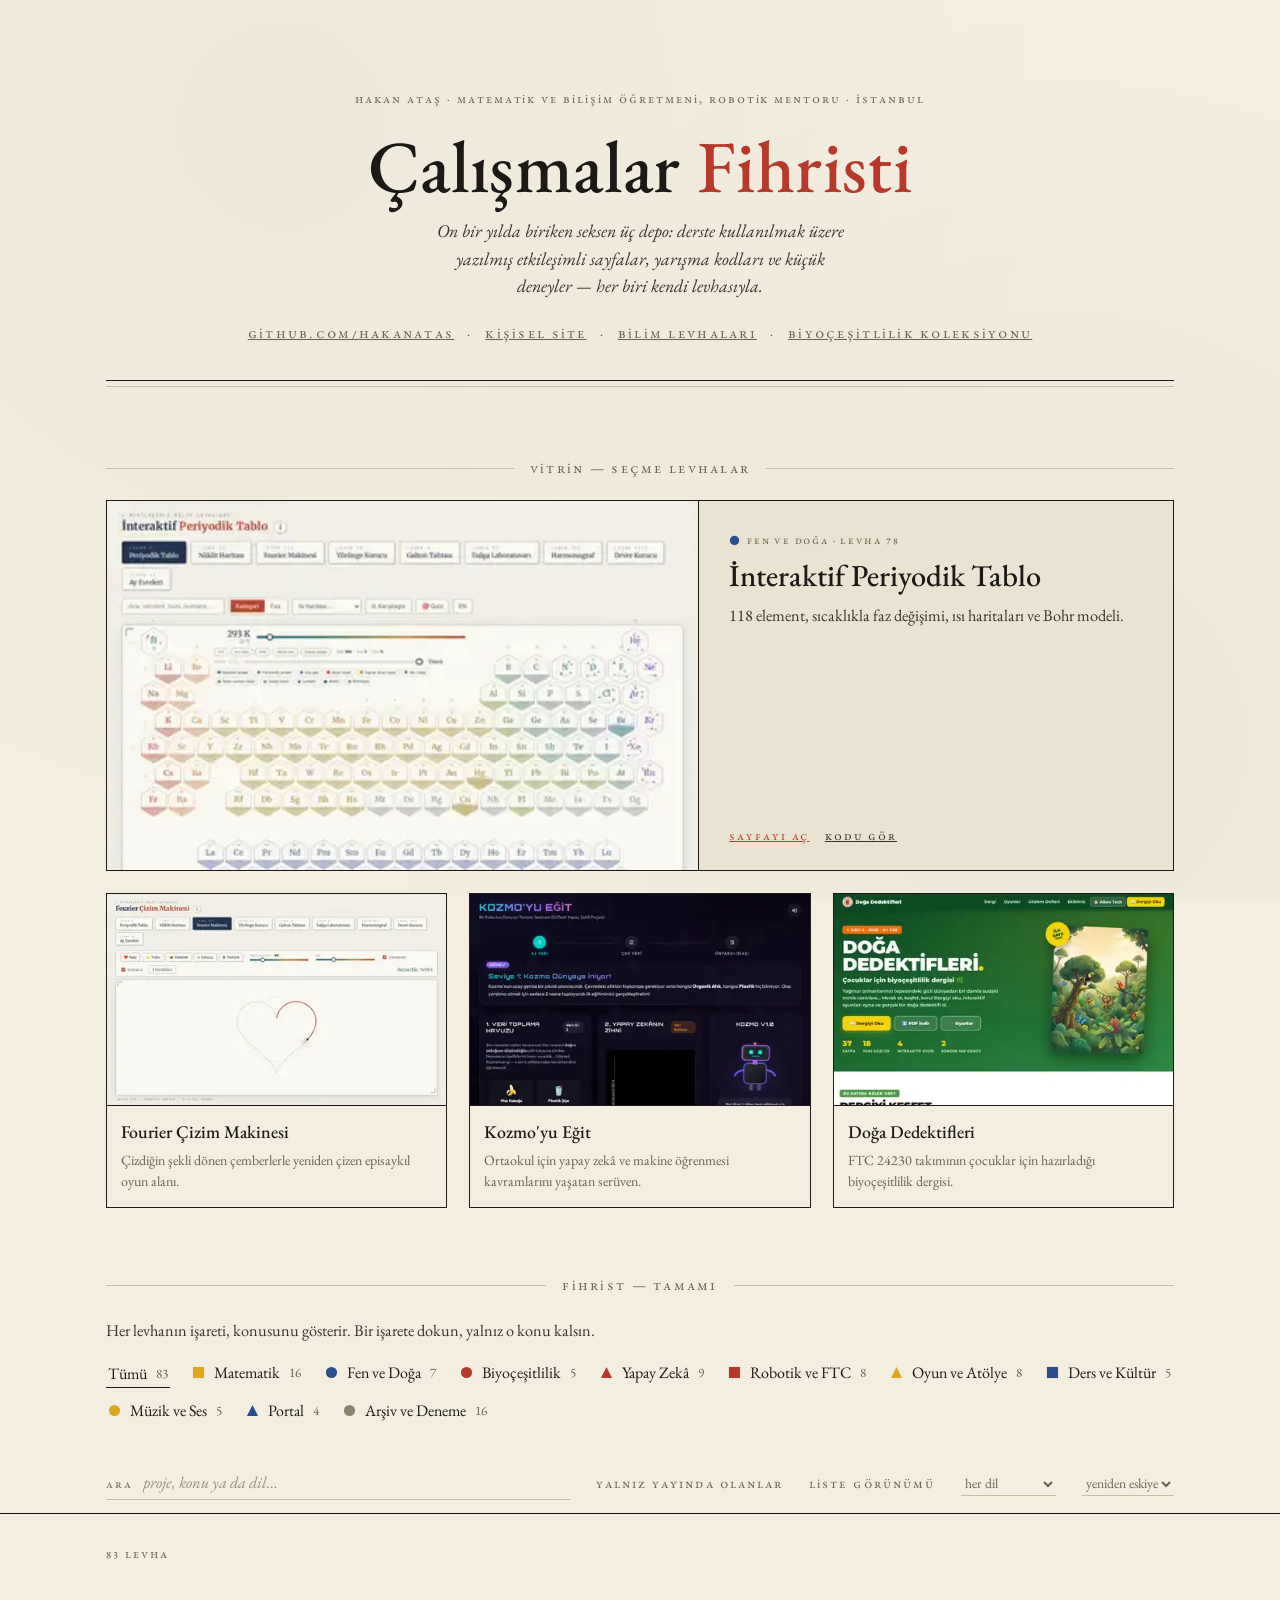
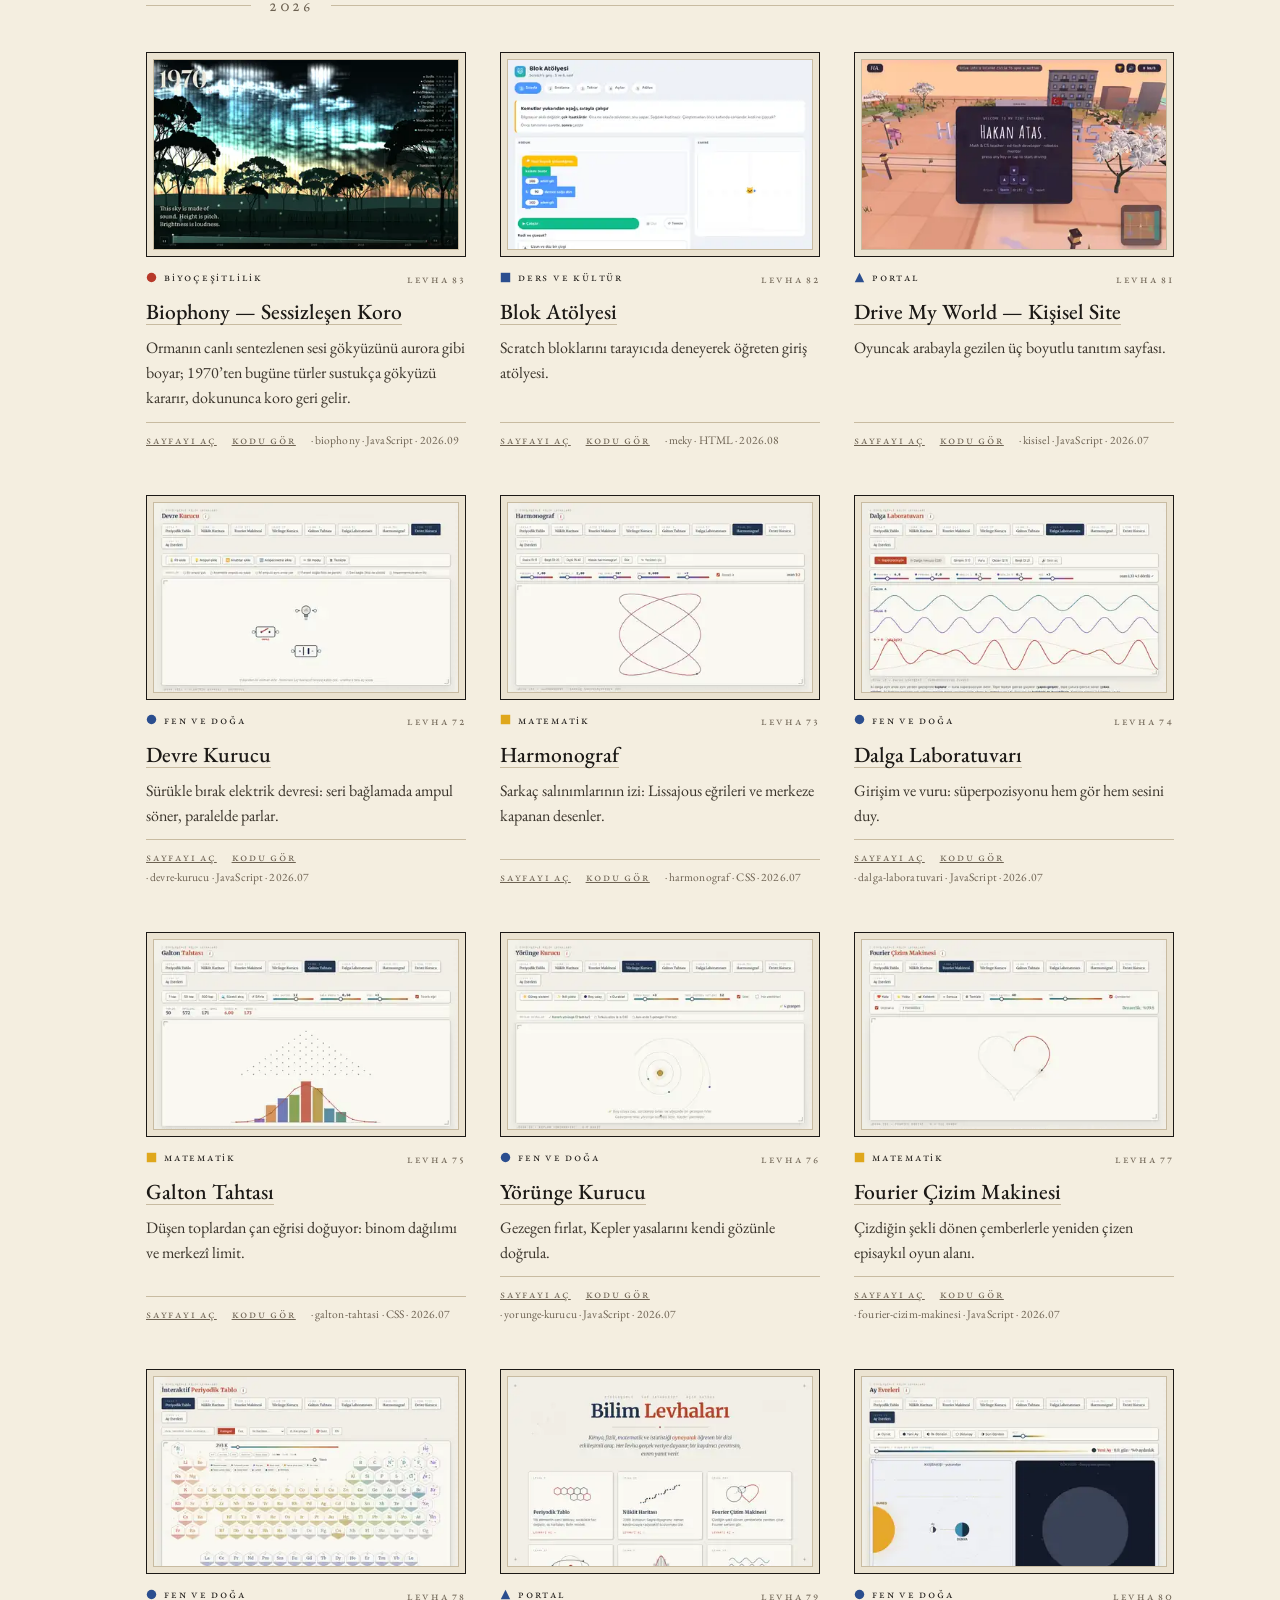
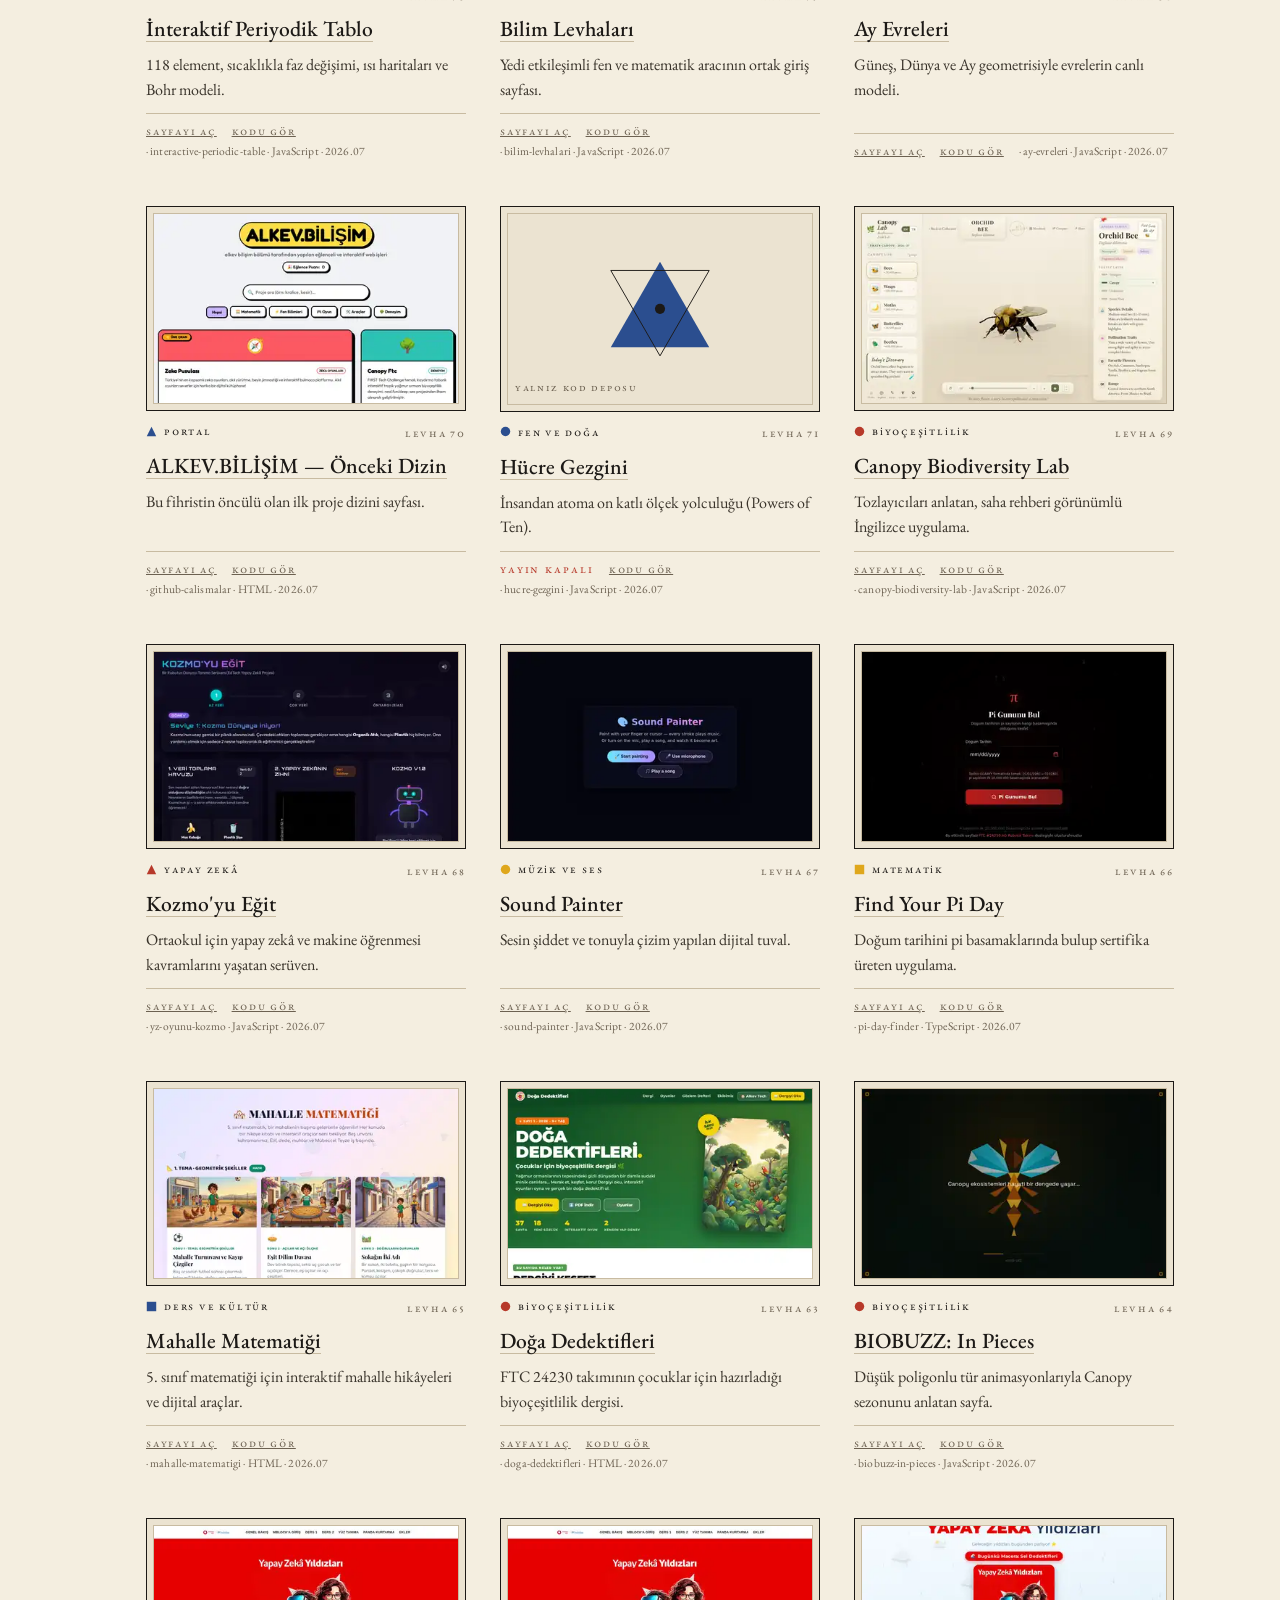
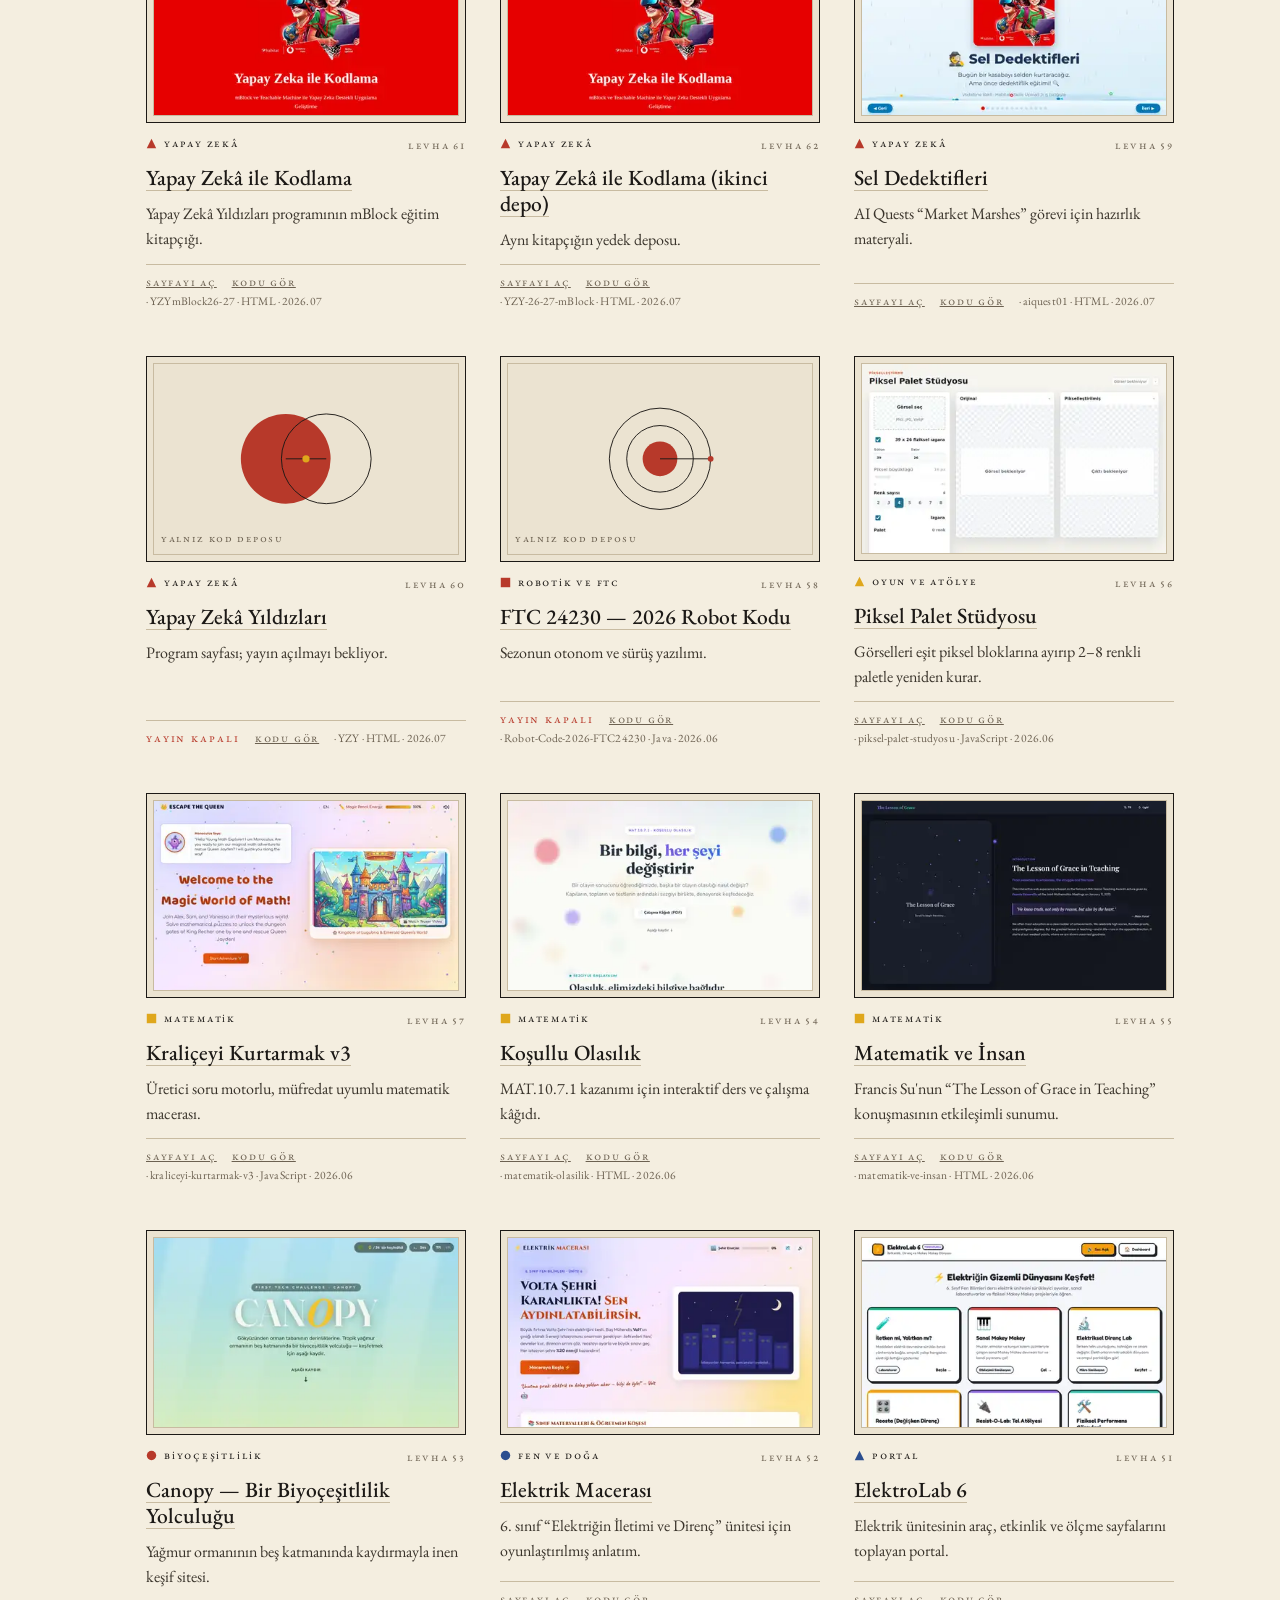
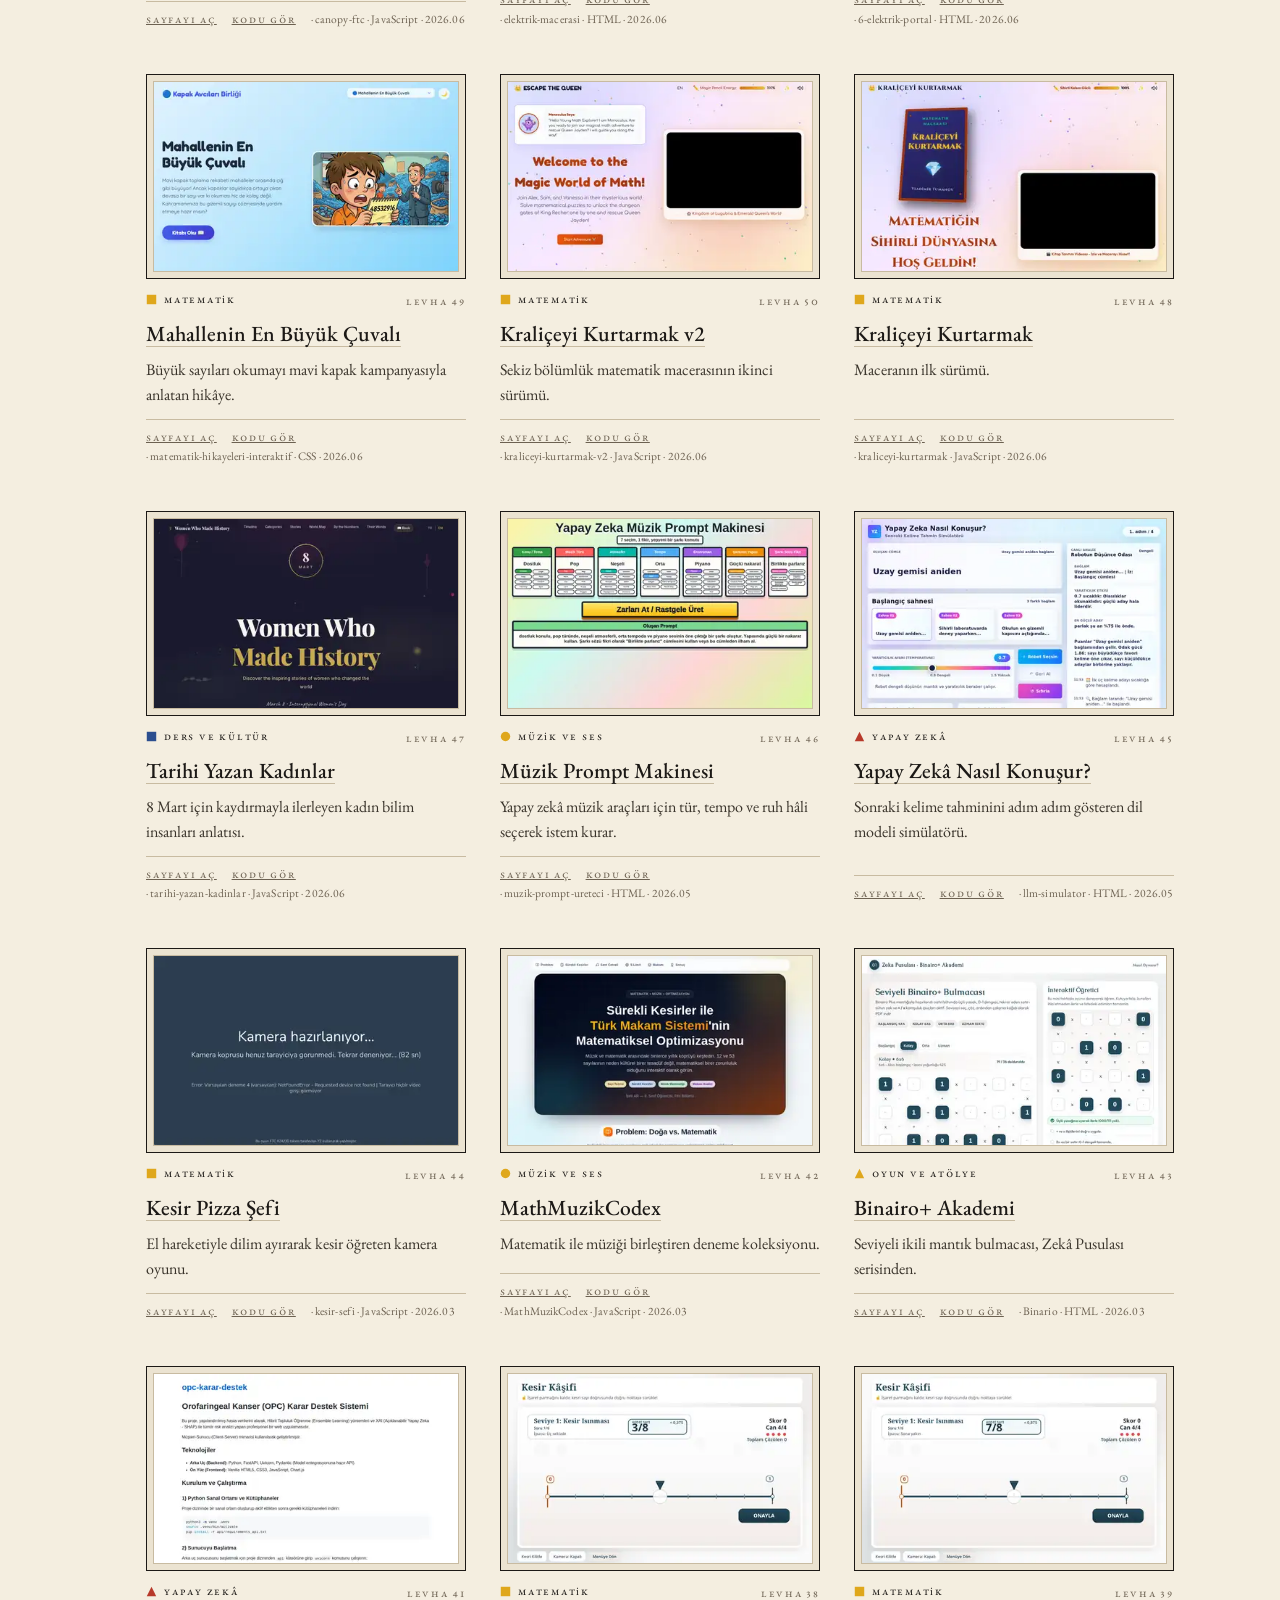
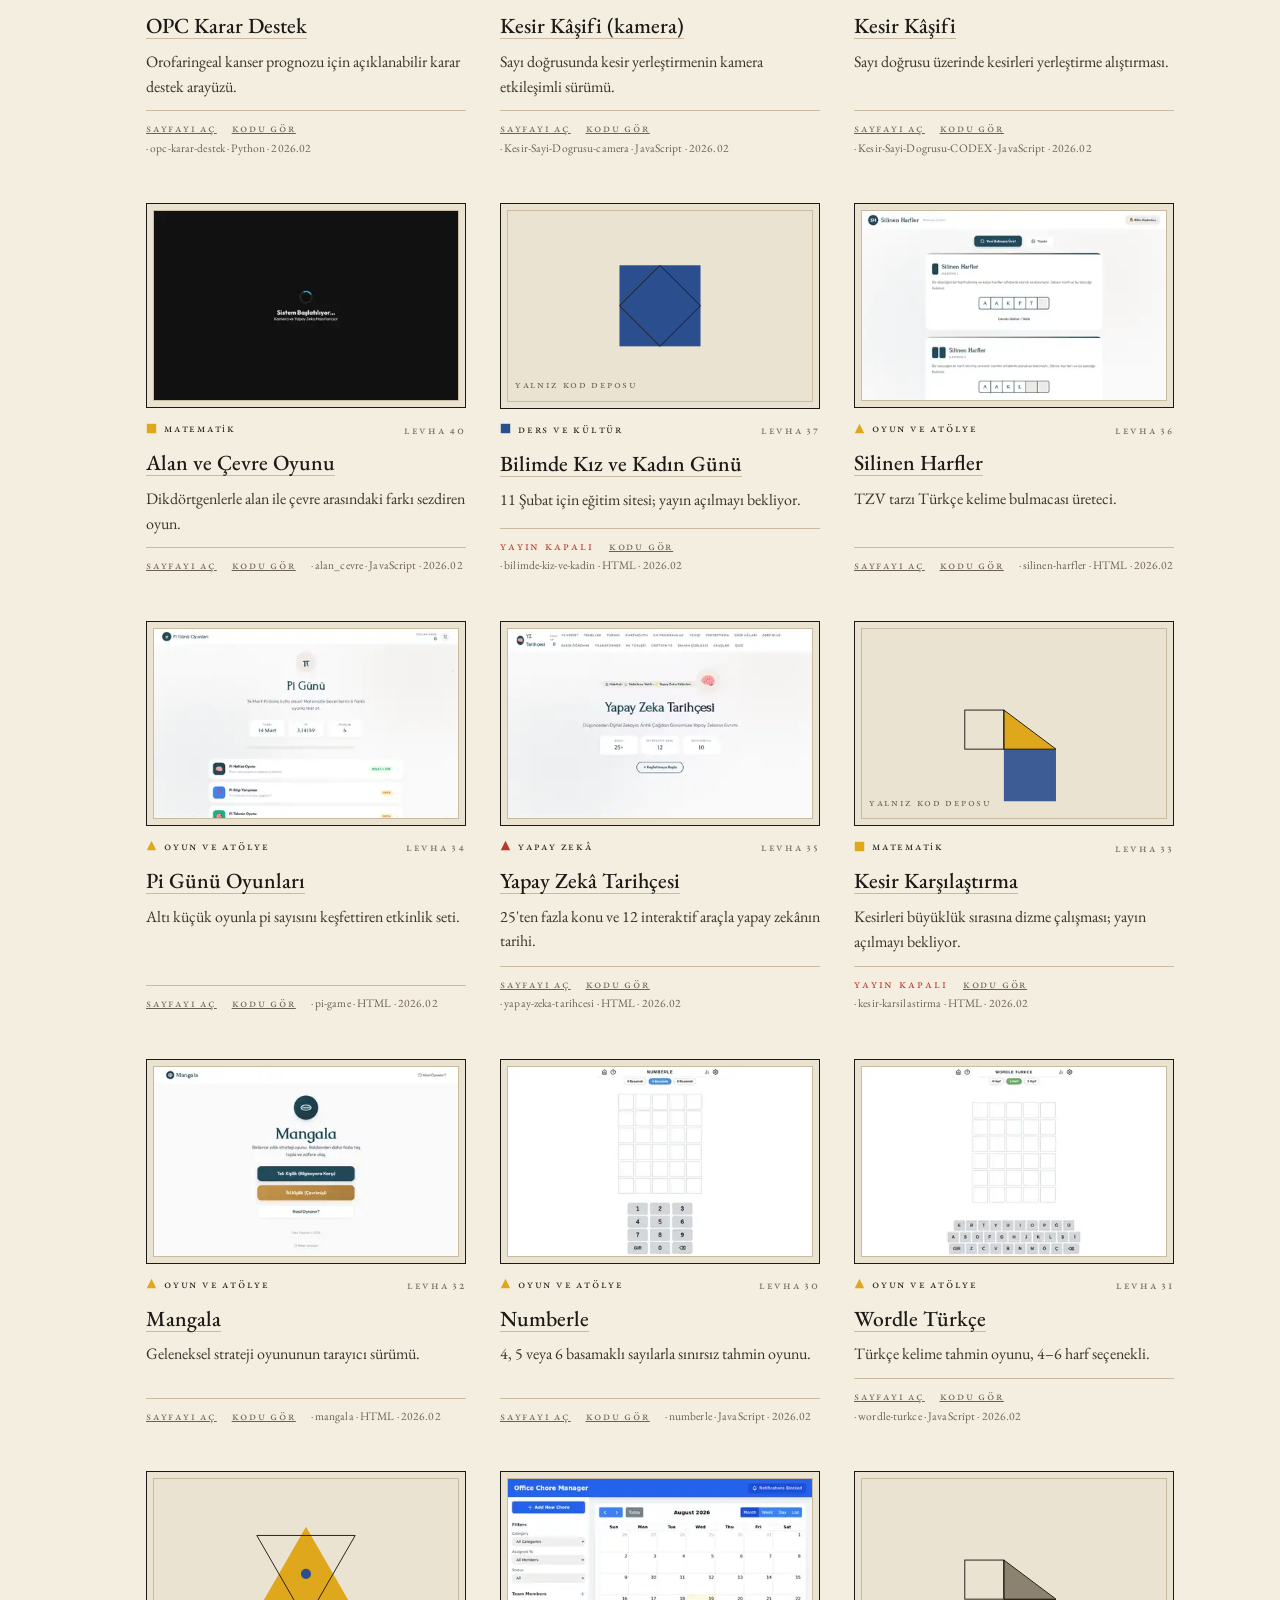
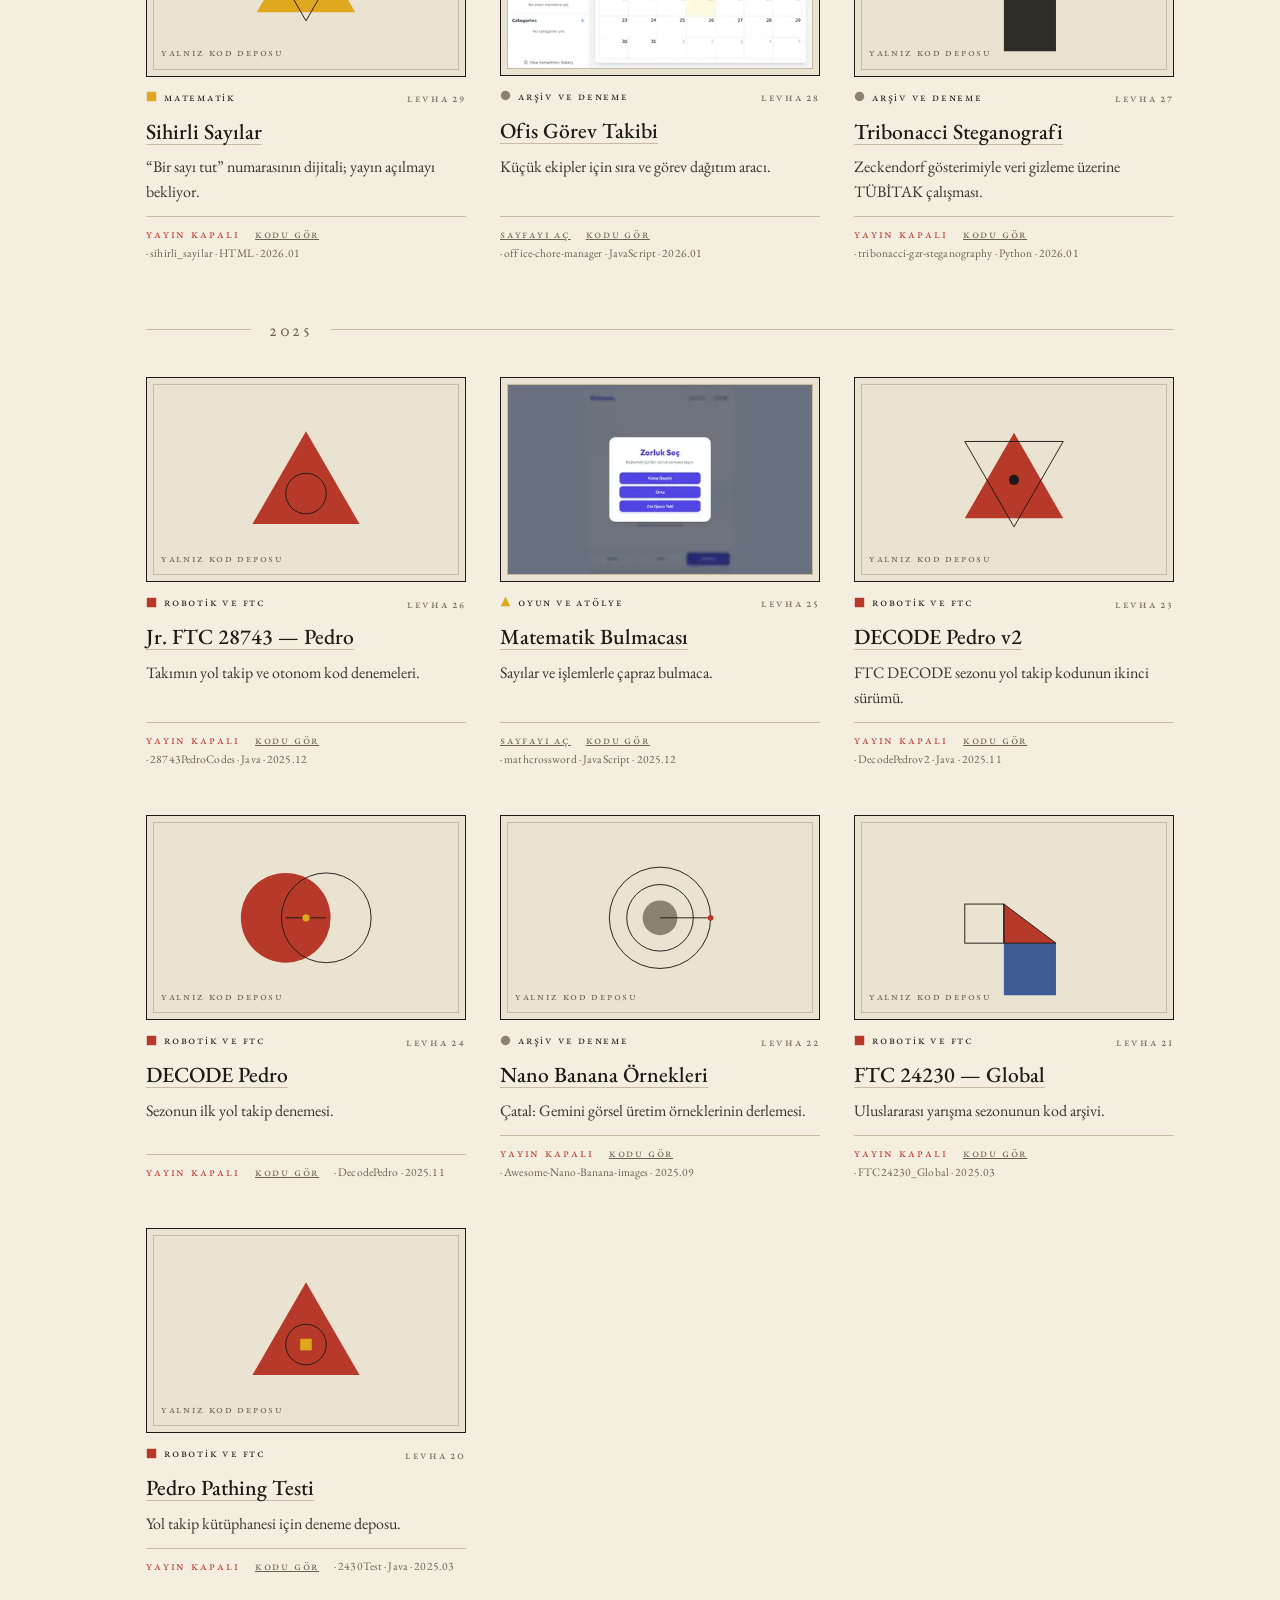
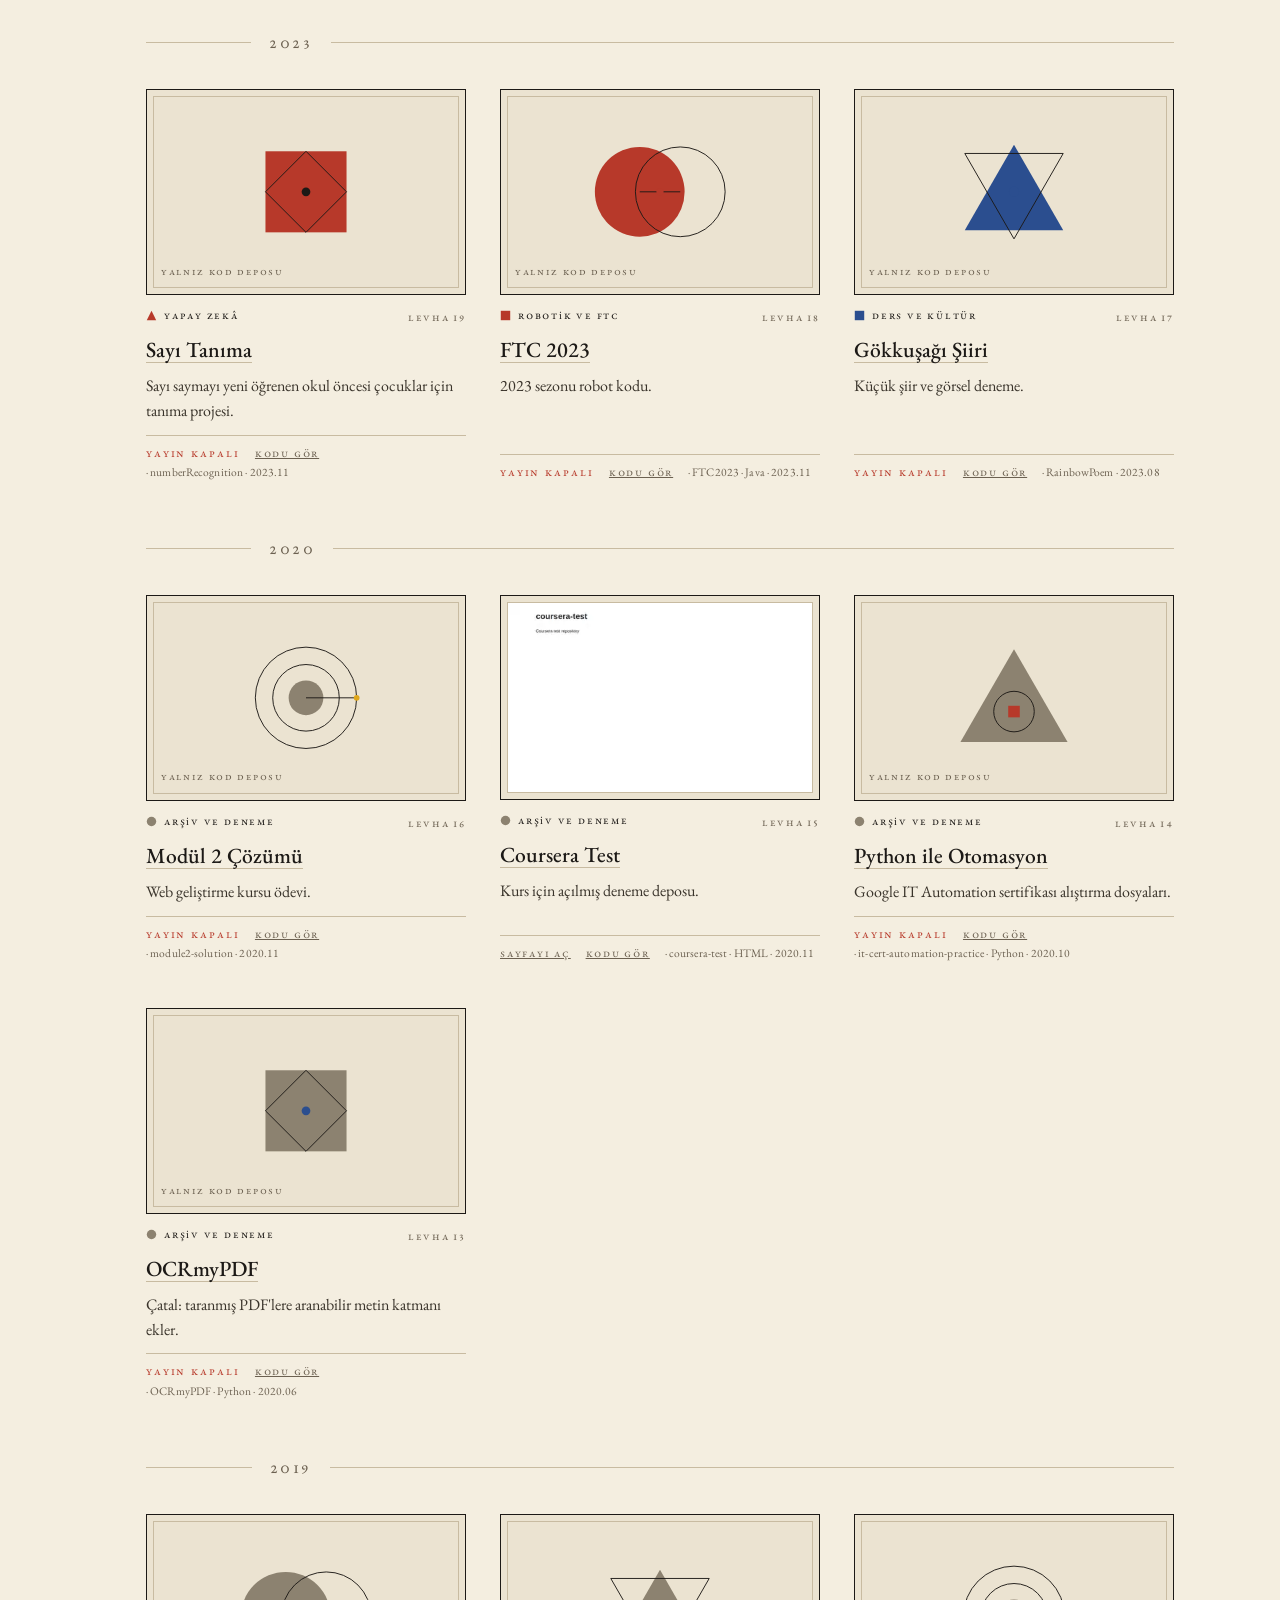
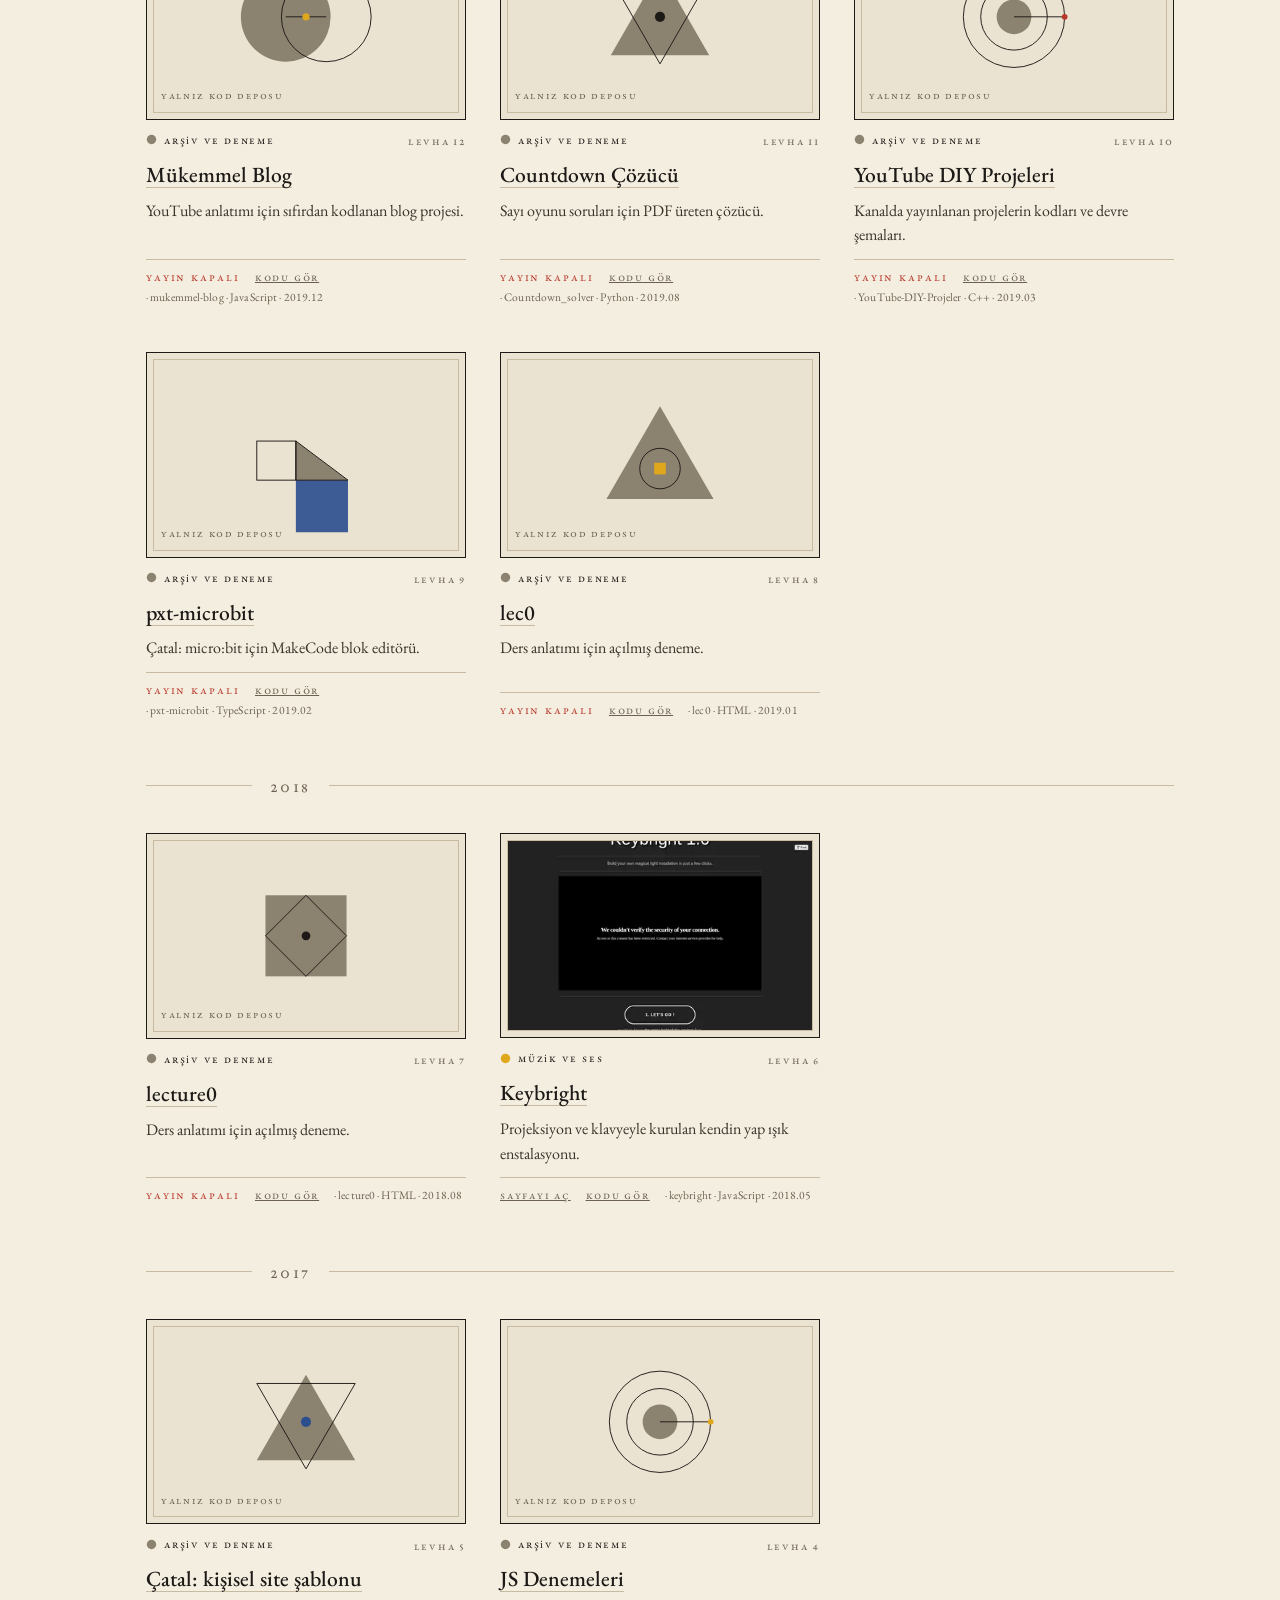
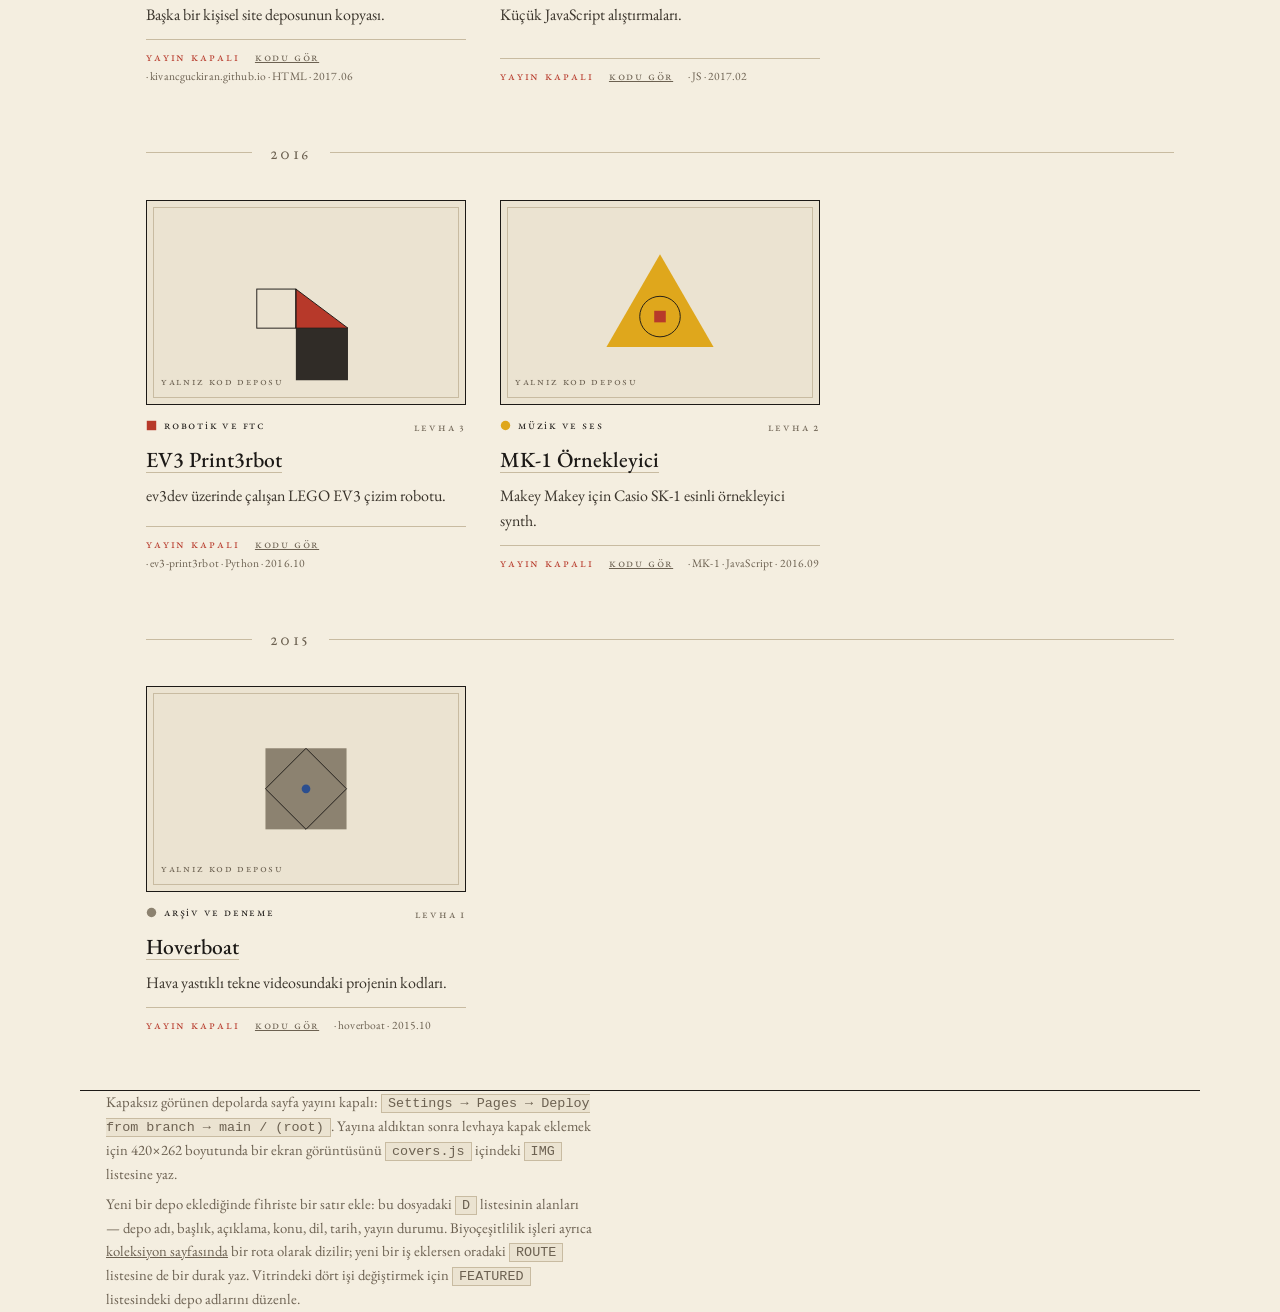
<file: index.html>
<!DOCTYPE html>
<html lang="tr">
<head>
<meta charset="utf-8">
<meta name="viewport" content="width=device-width, initial-scale=1">
<title>Çalışmalar Fihristi — Hakan Ataş</title>
<meta name="description" content="Hakan Ataş'ın GitHub çalışmalarının levha levha fihristi: matematik, fen, yapay zekâ, robotik ve oyun projeleri; her birinin canlı sayfası ve kodu.">
<link rel="canonical" href="https://hakanatas.github.io/github-calismalar/">
<meta name="theme-color" content="#F4EEE0">
<meta property="og:type" content="website">
<meta property="og:title" content="Çalışmalar Fihristi — Hakan Ataş">
<meta property="og:description" content="On bir yılda biriken depolar: derste kullanılan etkileşimli sayfalar, yarışma kodları ve küçük deneyler — her biri kendi levhasıyla.">
<meta property="og:url" content="https://hakanatas.github.io/github-calismalar/">
<meta property="og:locale" content="tr_TR">
<meta name="twitter:card" content="summary">
<link rel="icon" href="data:image/svg+xml,%3Csvg xmlns='http://www.w3.org/2000/svg' viewBox='0 0 64 64'%3E%3Crect width='64' height='64' fill='%23F4EEE0'/%3E%3Ccircle cx='22' cy='24' r='11' fill='%232B4E8F'/%3E%3Cpolygon points='43,13 54,35 32,35' fill='%23B7392A'/%3E%3Crect x='18' y='40' width='20' height='11' fill='%23DFA71C'/%3E%3C/svg%3E">
<link rel="preconnect" href="https://fonts.googleapis.com">
<link rel="preconnect" href="https://fonts.gstatic.com" crossorigin>
<link href="https://fonts.googleapis.com/css2?family=EB+Garamond:ital,wght@0,400;0,500;0,600;1,400;1,500&display=swap" rel="stylesheet">
<style>
:root{
  --paper:#F4EEE0; --paper2:#EBE3D1; --ink:#1C1916; --rule:#C8BBA1; --muted:#6C6151;
  --yellow:#DFA71C; --blue:#2B4E8F; --red:#B7392A; --slate:#8C8270;
  --g:"EB Garamond",Garamond,Georgia,serif;
}
*{box-sizing:border-box}
html{scroll-behavior:smooth}
body{
  margin:0;background:var(--paper);color:var(--ink);
  font-family:var(--g);font-size:18px;line-height:1.55;
  -webkit-font-smoothing:antialiased;
}
body::before{content:"";position:fixed;inset:0;pointer-events:none;z-index:1;opacity:.5;
  background:radial-gradient(circle at 22% 14%,rgba(0,0,0,.045),transparent 62%),
             radial-gradient(circle at 82% 82%,rgba(0,0,0,.05),transparent 58%)}
.wrap{max-width:1120px;margin:0 auto;padding:0 26px;position:relative;z-index:2}
a{color:inherit}
.sc{font-variant:all-small-caps;letter-spacing:.15em}

/* ---------- masthead ---------- */
.masthead{text-align:center;padding:76px 0 34px}
.masthead .top{font-size:.82rem;color:var(--muted)}
.masthead h1{
  font-weight:500;font-size:clamp(2.5rem,7vw,4.6rem);line-height:1;margin:.28em 0 .18em;
  letter-spacing:.005em;
}
.masthead h1 .r{color:var(--red)}
.masthead .sub{max-width:46ch;margin:0 auto;font-style:italic;font-size:1.12rem;color:#3A342B}
.hr{border:0;border-top:1px solid var(--ink);margin:34px 0 0}
.hr.thin{border-top:1px solid var(--rule);margin:5px 0 0}
.quick{margin:22px 0 0;font-size:.95rem;color:var(--muted)}
.quick a{margin:0 .5em}

/* ---------- legend / filters ---------- */
.legend{padding:30px 0 6px}
.legend .lede{font-size:1.02rem;margin:0 0 16px;color:#3A342B}
.keys{display:flex;flex-wrap:wrap;gap:9px 20px;padding:0;margin:0;list-style:none}
.key{
  background:none;border:0;padding:3px 2px;cursor:pointer;font-family:var(--g);font-size:1rem;
  display:inline-flex;align-items:center;gap:9px;color:var(--ink);border-bottom:1.5px solid transparent;
}
.key:hover{border-bottom-color:var(--rule)}
.key[aria-pressed="true"]{border-bottom-color:var(--ink)}
.key .n{font-size:.82rem;color:var(--muted)}
.key svg{flex:0 0 auto}

/* ---------- toolbar ---------- */
.toolbar{position:sticky;top:0;z-index:20;background:rgba(244,238,224,.95);backdrop-filter:blur(4px);
  border-bottom:1px solid var(--ink);margin-top:26px}
.toolrow{display:flex;align-items:baseline;gap:26px;padding:13px 0;flex-wrap:wrap}
.field{flex:1 1 220px;display:flex;align-items:baseline;gap:10px;border-bottom:1px solid var(--rule)}
.field input{flex:1;background:none;border:0;outline:none;font-family:var(--g);font-size:1.02rem;color:var(--ink);padding:2px 0 6px}
.field input::placeholder{color:#9C917F;font-style:italic}
.tbtn{background:none;border:0;cursor:pointer;font-family:var(--g);font-size:.86rem;color:var(--muted);
  border-bottom:1.5px solid transparent;padding:0 0 2px}
.tbtn:hover{color:var(--ink)}
.tbtn[aria-pressed="true"]{color:var(--ink);border-bottom-color:var(--red)}
.toolrow select{font-family:var(--g);font-size:.86rem;color:var(--muted);background:none;border:0;border-bottom:1px solid var(--rule);cursor:pointer;padding:0 0 2px}

.count{padding:30px 0 20px;font-size:.82rem;color:var(--muted);margin:0}

/* ---------- plates ---------- */
.plates{display:grid;grid-template-columns:repeat(auto-fill,minmax(292px,1fr));gap:46px 34px;padding-bottom:56px;margin:0;list-style:none}
.plate{display:flex;flex-direction:column;gap:11px}
.frame{display:block;border:1px solid var(--ink);padding:6px;background:var(--paper2);position:relative}
.frame img{display:block;width:100%;aspect-ratio:420/262;object-fit:cover;object-position:top center;
  border:1px solid var(--rule)}
.frame.blank{background:var(--paper2);position:relative}
.frame.blank svg{display:block;width:100%;height:auto;border:1px solid var(--rule)}
.frame.blank span{position:absolute;left:14px;bottom:14px;font-size:.7rem;color:var(--muted)}
.pl-meta{display:flex;justify-content:space-between;align-items:baseline;gap:12px;font-size:.74rem;color:var(--muted)}
.pl-meta .cat{display:inline-flex;align-items:center;gap:7px;color:var(--ink)}
.plate h3{margin:0;font-weight:500;font-size:1.35rem;line-height:1.2}
.plate h3 a{text-decoration:none;background-image:linear-gradient(var(--rule),var(--rule));
  background-size:100% 1px;background-repeat:no-repeat;background-position:0 100%;transition:background-size .25s}
.plate h3 a:hover{background-image:linear-gradient(var(--ink),var(--ink))}
.plate p{margin:0;font-size:1rem;color:#3A342B}
.plate .fine{font-size:.78rem;color:var(--muted);margin-top:auto;padding-top:7px;border-top:1px solid var(--rule)}
.plate .fine a{margin-right:1em;font-size:.74rem}
.plate .fine .slug{font-size:.72rem;letter-spacing:.01em;white-space:nowrap}
.plate .off{color:var(--red);margin-right:1em}

.kolnote{margin:-6px 0 26px;padding:12px 16px;border-left:3px solid var(--red);background:var(--paper2);font-style:italic}
.kolnote a{font-style:normal;border-bottom:1px solid var(--red);text-decoration:none}
.empty{padding:70px 0 90px;text-align:center;color:var(--muted);font-style:italic}
.empty button{display:block;margin:18px auto 0;font-family:var(--g);font-size:.95rem;background:none;border:0;border-bottom:1.5px solid var(--red);color:var(--ink);cursor:pointer;font-style:normal}

footer{border-top:1px solid var(--ink);padding:26px 0 70px;font-size:.92rem;color:var(--muted)}
footer p{margin:0 0 8px;max-width:70ch}
footer code{font-size:.84rem;background:var(--paper2);border:1px solid var(--rule);padding:1px 6px}
:focus-visible{outline:2px solid var(--red);outline-offset:3px}

/* ---------- vitrin ---------- */
.sechead{display:flex;align-items:center;gap:16px;color:var(--muted);font-size:.95rem;margin:36px 0 20px}
.sechead::before,.sechead::after{content:"";flex:1;border-top:1px solid var(--rule)}
.hero{display:grid;grid-template-columns:1.25fr 1fr;border:1px solid var(--ink);background:var(--paper2)}
.hero>a{display:block}
.hero img{display:block;width:100%;height:100%;object-fit:cover;object-position:top center;border-right:1px solid var(--ink)}
.hero .tx{padding:30px 30px 24px;display:flex;flex-direction:column}
.hero .tx .k{font-size:.74rem;color:var(--muted);display:inline-flex;align-items:center;gap:7px}
.hero h2{font-weight:500;font-size:1.9rem;margin:8px 0 10px;line-height:1.15}
.hero h2 a{text-decoration:none}
.hero p{margin:0;font-size:1.02rem;color:#3A342B}
.hero .go{margin-top:auto;padding-top:16px;font-size:.8rem}
.hero .go a{margin-right:1.2em}
.trio{display:grid;grid-template-columns:repeat(3,1fr);gap:22px;margin-top:22px}
.trio .c{border:1px solid var(--ink);background:var(--paper)}
.trio img{display:block;width:100%;aspect-ratio:420/262;object-fit:cover;object-position:top center;border-bottom:1px solid var(--ink)}
.trio .b{padding:12px 14px 14px}
.trio h3{margin:0 0 4px;font-weight:500;font-size:1.12rem}
.trio h3 a{text-decoration:none}
.trio .b p{margin:0;font-size:.88rem;color:var(--muted)}

/* ---------- liste görünümü ---------- */
.plates.aslist{display:block}
.lrow{display:flex;align-items:baseline;gap:10px;padding:7px 2px;border-bottom:1px solid var(--paper2)}
.lrow .g{flex:0 0 12px}
.lrow .t{font-size:1.06rem}
.lrow .t a{text-decoration:none}
.lrow .t a:hover{border-bottom:1px solid var(--ink)}
.lrow .d{color:var(--muted);font-size:.9rem;font-style:italic;overflow:hidden;text-overflow:ellipsis;white-space:nowrap;max-width:36ch}
.lrow .dots{flex:1;border-bottom:1px dotted var(--rule);transform:translateY(-4px);min-width:24px}
.lrow .m{font-size:.76rem;color:var(--muted);white-space:nowrap}
.lrow .m a{margin:0}
.lrow .m .on{color:var(--red)}
.plates.aslist .yearrow{display:flex;margin:26px 0 4px}

/* ---------- yıl ayracı ---------- */
.yearrow{grid-column:1/-1;display:flex;align-items:center;gap:18px;color:var(--muted);
  font-size:1.05rem;margin:8px 0 -12px;list-style:none}
.yearrow::before,.yearrow::after{content:"";flex:1;border-top:1px solid var(--rule)}
.yearrow::after{flex:8}

/* ---------- başa dön ---------- */
.totop{position:fixed;right:22px;bottom:22px;z-index:30;font-family:var(--g);font-size:.8rem;
  background:var(--paper);border:1px solid var(--ink);color:var(--ink);cursor:pointer;
  padding:7px 13px;opacity:0;pointer-events:none;transition:opacity .25s}
.totop.show{opacity:1;pointer-events:auto}
.totop:hover{background:var(--paper2)}

@media print{
  .toolbar,.totop{display:none}
  .plate{break-inside:avoid}
  body::before{display:none}
}

@media (max-width:620px){
  body{font-size:17px}
  .masthead{padding:46px 0 24px}
  .plates{grid-template-columns:1fr;gap:40px}
  .toolrow{gap:16px}
  .hero{grid-template-columns:1fr}
  .hero img{border-right:0;border-bottom:1px solid var(--ink)}
  .trio{grid-template-columns:1fr}
  .lrow .d{display:none}
}
@media (prefers-reduced-motion:reduce){*{transition:none!important;scroll-behavior:auto!important}}
</style>
</head>
<body>
<div class="wrap">

  <header class="masthead">
    <p class="top sc">Hakan Ataş · Matematik ve bilişim öğretmeni, robotik mentoru · İstanbul</p>
    <h1>Çalışmalar <span class="r">Fihristi</span></h1>
    <p class="sub">On bir yılda biriken seksen iki depo: derste kullanılmak üzere yazılmış etkileşimli sayfalar, yarışma kodları ve küçük deneyler — her biri kendi levhasıyla.</p>
    <p class="quick sc">
      <a href="https://github.com/hakanatas" target="_blank" rel="noopener">github.com/hakanatas</a> ·
      <a href="https://hakanatas.github.io/kisisel/" target="_blank" rel="noopener">kişisel site</a> ·
      <a href="https://hakanatas.github.io/bilim-levhalari/" target="_blank" rel="noopener">bilim levhaları</a> ·
      <a href="biyocesitlilik/">biyoçeşitlilik koleksiyonu</a>
    </p>
    <hr class="hr"><hr class="hr thin">
  </header>

  <section id="vitrin" aria-label="Seçme levhalar"></section>

  <section class="legend">
    <p class="sechead sc">fihrist — tamamı</p>
    <p class="lede">Her levhanın işareti, konusunu gösterir. Bir işarete dokun, yalnız o konu kalsın.</p>
    <ul class="keys" id="keys"></ul>
  </section>
</div>

<div class="toolbar">
  <div class="wrap">
    <div class="toolrow">
      <label class="field">
        <span class="sc" style="color:var(--muted);font-size:.78rem">ara</span>
        <input id="q" type="search" placeholder="proje, konu ya da dil…" aria-label="Çalışmalarda ara">
      </label>
      <button class="tbtn sc" id="liveOnly" aria-pressed="false">yalnız yayında olanlar</button>
      <button class="tbtn sc" id="viewBtn" aria-pressed="false">liste görünümü</button>
      <select id="lang" aria-label="Dil süzgeci"><option value="all">her dil</option></select>
      <select id="sort" aria-label="Sıralama">
        <option value="new">yeniden eskiye</option>
        <option value="old">eskiden yeniye</option>
        <option value="az">adına göre</option>
      </select>
    </div>
  </div>
</div>

<main class="wrap">
  <noscript><p style="padding:30px 0">Fihrist JavaScript ile diziliyor; çalışmalar için <a href="https://github.com/hakanatas">github.com/hakanatas</a> sayfasına bakabilirsiniz.</p></noscript>
  <p class="count sc" id="count" role="status"></p>
  <p class="kolnote" id="kolnote" hidden>Bu levhalar birlikte bir rota da kurar: merak, yakından bakış, kayıp ve eylem. <a href="biyocesitlilik/">Biyoçeşitlilik koleksiyonunu aç →</a></p>
  <ul class="plates" id="plates"></ul>
  <div class="empty" id="empty" hidden>
    <p>Bu aramaya uyan levha yok.</p>
    <button id="reset">Fihristi baştan göster</button>
  </div>
</main>

<footer class="wrap">
  <p>Kapaksız görünen depolarda sayfa yayını kapalı: <code>Settings → Pages → Deploy from branch → main / (root)</code>. Yayına aldıktan sonra levhaya kapak eklemek için 420×262 boyutunda bir ekran görüntüsünü <code>covers.js</code> içindeki <code>IMG</code> listesine yaz.</p>
  <p>Yeni bir depo eklediğinde fihriste bir satır ekle: bu dosyadaki <code>D</code> listesinin alanları — depo adı, başlık, açıklama, konu, dil, tarih, yayın durumu. Biyoçeşitlilik işleri ayrıca <a href="biyocesitlilik/">koleksiyon sayfasında</a> bir rota olarak dizilir; yeni bir iş eklersen oradaki <code>ROUTE</code> listesine de bir durak yaz. Vitrindeki dört işi değiştirmek için <code>FEATURED</code> listesindeki depo adlarını düzenle.</p>
</footer>

<button class="totop sc" id="totop" aria-label="Sayfa başına dön">başa dön ↑</button>

<script src="covers.js"></script>
<script>
const U="hakanatas";
/* konu: [ad, şekil, renk] — üç şekil, dört renk, on konu */
const CATS={
  mat:   ["Matematik",     "square",  "var(--yellow)"],
  fen:   ["Fen ve Doğa",   "circle",  "var(--blue)"],
  doga:  ["Biyoçeşitlilik","circle",  "var(--red)"],
  yz:    ["Yapay Zekâ",    "triangle","var(--red)"],
  rob:   ["Robotik ve FTC","square",  "var(--red)"],
  oyun:  ["Oyun ve Atölye","triangle","var(--yellow)"],
  ders:  ["Ders ve Kültür","square",  "var(--blue)"],
  muzik: ["Müzik ve Ses",  "circle",  "var(--yellow)"],
  portal:["Portal",        "triangle","var(--blue)"],
  arsiv: ["Arşiv ve Deneme","circle", "var(--slate)"]
};
const D=[{"n": "hoverboat", "t": "Hoverboat", "d": "Hava yastıklı tekne videosundaki projenin kodları.", "c": "arsiv", "l": "—", "u": "2015-10-01", "v": 0, "no": 1}, {"n": "MK-1", "t": "MK-1 Örnekleyici", "d": "Makey Makey için Casio SK-1 esinli örnekleyici synth.", "c": "muzik", "l": "JavaScript", "u": "2016-09-20", "v": 0, "no": 2}, {"n": "ev3-print3rbot", "t": "EV3 Print3rbot", "d": "ev3dev üzerinde çalışan LEGO EV3 çizim robotu.", "c": "rob", "l": "Python", "u": "2016-10-05", "v": 0, "no": 3}, {"n": "JS", "t": "JS Denemeleri", "d": "Küçük JavaScript alıştırmaları.", "c": "arsiv", "l": "—", "u": "2017-02-27", "v": 0, "no": 4}, {"n": "kivancguckiran.github.io", "t": "Çatal: kişisel site şablonu", "d": "Başka bir kişisel site deposunun kopyası.", "c": "arsiv", "l": "HTML", "u": "2017-06-16", "v": 0, "no": 5}, {"n": "keybright", "t": "Keybright", "d": "Projeksiyon ve klavyeyle kurulan kendin yap ışık enstalasyonu.", "c": "muzik", "l": "JavaScript", "u": "2018-05-17", "v": 1, "no": 6}, {"n": "lecture0", "t": "lecture0", "d": "Ders anlatımı için açılmış deneme.", "c": "arsiv", "l": "HTML", "u": "2018-08-24", "v": 0, "no": 7}, {"n": "lec0", "t": "lec0", "d": "Ders anlatımı için açılmış deneme.", "c": "arsiv", "l": "HTML", "u": "2019-01-22", "v": 0, "no": 8}, {"n": "pxt-microbit", "t": "pxt-microbit", "d": "Çatal: micro:bit için MakeCode blok editörü.", "c": "arsiv", "l": "TypeScript", "u": "2019-02-07", "v": 0, "no": 9}, {"n": "YouTube-DIY-Projeler", "t": "YouTube DIY Projeleri", "d": "Kanalda yayınlanan projelerin kodları ve devre şemaları.", "c": "arsiv", "l": "C++", "u": "2019-03-24", "v": 0, "no": 10}, {"n": "Countdown_solver", "t": "Countdown Çözücü", "d": "Sayı oyunu soruları için PDF üreten çözücü.", "c": "arsiv", "l": "Python", "u": "2019-08-13", "v": 0, "no": 11}, {"n": "mukemmel-blog", "t": "Mükemmel Blog", "d": "YouTube anlatımı için sıfırdan kodlanan blog projesi.", "c": "arsiv", "l": "JavaScript", "u": "2019-12-06", "v": 0, "no": 12}, {"n": "OCRmyPDF", "t": "OCRmyPDF", "d": "Çatal: taranmış PDF'lere aranabilir metin katmanı ekler.", "c": "arsiv", "l": "Python", "u": "2020-06-13", "v": 0, "no": 13}, {"n": "it-cert-automation-practice", "t": "Python ile Otomasyon", "d": "Google IT Automation sertifikası alıştırma dosyaları.", "c": "arsiv", "l": "Python", "u": "2020-10-31", "v": 0, "no": 14}, {"n": "coursera-test", "t": "Coursera Test", "d": "Kurs için açılmış deneme deposu.", "c": "arsiv", "l": "HTML", "u": "2020-11-22", "v": 1, "no": 15}, {"n": "module2-solution", "t": "Modül 2 Çözümü", "d": "Web geliştirme kursu ödevi.", "c": "arsiv", "l": "—", "u": "2020-11-25", "v": 0, "no": 16}, {"n": "RainbowPoem", "t": "Gökkuşağı Şiiri", "d": "Küçük şiir ve görsel deneme.", "c": "ders", "l": "—", "u": "2023-08-19", "v": 0, "no": 17}, {"n": "FTC2023", "t": "FTC 2023", "d": "2023 sezonu robot kodu.", "c": "rob", "l": "Java", "u": "2023-11-09", "v": 0, "no": 18}, {"n": "numberRecognition", "t": "Sayı Tanıma", "d": "Sayı saymayı yeni öğrenen okul öncesi çocuklar için tanıma projesi.", "c": "yz", "l": "—", "u": "2023-11-17", "v": 0, "no": 19}, {"n": "2430Test", "t": "Pedro Pathing Testi", "d": "Yol takip kütüphanesi için deneme deposu.", "c": "rob", "l": "Java", "u": "2025-03-13", "v": 0, "no": 20}, {"n": "FTC24230_Global", "t": "FTC 24230 — Global", "d": "Uluslararası yarışma sezonunun kod arşivi.", "c": "rob", "l": "—", "u": "2025-03-24", "v": 0, "no": 21}, {"n": "Awesome-Nano-Banana-images", "t": "Nano Banana Örnekleri", "d": "Çatal: Gemini görsel üretim örneklerinin derlemesi.", "c": "arsiv", "l": "—", "u": "2025-09-24", "v": 0, "no": 22}, {"n": "DecodePedrov2", "t": "DECODE Pedro v2", "d": "FTC DECODE sezonu yol takip kodunun ikinci sürümü.", "c": "rob", "l": "Java", "u": "2025-11-03", "v": 0, "no": 23}, {"n": "DecodePedro", "t": "DECODE Pedro", "d": "Sezonun ilk yol takip denemesi.", "c": "rob", "l": "—", "u": "2025-11-03", "v": 0, "no": 24}, {"n": "mathcrossword", "t": "Matematik Bulmacası", "d": "Sayılar ve işlemlerle çapraz bulmaca.", "c": "oyun", "l": "JavaScript", "u": "2025-12-30", "v": 1, "no": 25}, {"n": "28743PedroCodes", "t": "Jr. FTC 28743 — Pedro", "d": "Takımın yol takip ve otonom kod denemeleri.", "c": "rob", "l": "Java", "u": "2025-12-31", "v": 0, "no": 26}, {"n": "tribonacci-gzr-steganography", "t": "Tribonacci Steganografi", "d": "Zeckendorf gösterimiyle veri gizleme üzerine TÜBİTAK çalışması.", "c": "arsiv", "l": "Python", "u": "2026-01-11", "v": 0, "no": 27}, {"n": "office-chore-manager", "t": "Ofis Görev Takibi", "d": "Küçük ekipler için sıra ve görev dağıtım aracı.", "c": "arsiv", "l": "JavaScript", "u": "2026-01-23", "v": 1, "no": 28}, {"n": "sihirli_sayilar", "t": "Sihirli Sayılar", "d": "“Bir sayı tut” numarasının dijitali; yayın açılmayı bekliyor.", "c": "mat", "l": "HTML", "u": "2026-01-27", "v": 0, "no": 29}, {"n": "numberle", "t": "Numberle", "d": "4, 5 veya 6 basamaklı sayılarla sınırsız tahmin oyunu.", "c": "oyun", "l": "JavaScript", "u": "2026-02-01", "v": 1, "no": 30}, {"n": "wordle-turkce", "t": "Wordle Türkçe", "d": "Türkçe kelime tahmin oyunu, 4–6 harf seçenekli.", "c": "oyun", "l": "JavaScript", "u": "2026-02-01", "v": 1, "no": 31}, {"n": "mangala", "t": "Mangala", "d": "Geleneksel strateji oyununun tarayıcı sürümü.", "c": "oyun", "l": "HTML", "u": "2026-02-02", "v": 1, "no": 32}, {"n": "kesir-karsilastirma", "t": "Kesir Karşılaştırma", "d": "Kesirleri büyüklük sırasına dizme çalışması; yayın açılmayı bekliyor.", "c": "mat", "l": "HTML", "u": "2026-02-04", "v": 0, "no": 33}, {"n": "pi-game", "t": "Pi Günü Oyunları", "d": "Altı küçük oyunla pi sayısını keşfettiren etkinlik seti.", "c": "oyun", "l": "HTML", "u": "2026-02-07", "v": 1, "no": 34}, {"n": "yapay-zeka-tarihcesi", "t": "Yapay Zekâ Tarihçesi", "d": "25'ten fazla konu ve 12 interaktif araçla yapay zekânın tarihi.", "c": "yz", "l": "HTML", "u": "2026-02-07", "v": 1, "no": 35}, {"n": "silinen-harfler", "t": "Silinen Harfler", "d": "TZV tarzı Türkçe kelime bulmacası üreteci.", "c": "oyun", "l": "HTML", "u": "2026-02-09", "v": 1, "no": 36}, {"n": "bilimde-kiz-ve-kadin", "t": "Bilimde Kız ve Kadın Günü", "d": "11 Şubat için eğitim sitesi; yayın açılmayı bekliyor.", "c": "ders", "l": "HTML", "u": "2026-02-11", "v": 0, "no": 37}, {"n": "Kesir-Sayi-Dogrusu-camera", "t": "Kesir Kâşifi (kamera)", "d": "Sayı doğrusunda kesir yerleştirmenin kamera etkileşimli sürümü.", "c": "mat", "l": "JavaScript", "u": "2026-02-12", "v": 1, "no": 38}, {"n": "Kesir-Sayi-Dogrusu-CODEX", "t": "Kesir Kâşifi", "d": "Sayı doğrusu üzerinde kesirleri yerleştirme alıştırması.", "c": "mat", "l": "JavaScript", "u": "2026-02-12", "v": 1, "no": 39}, {"n": "alan_cevre", "t": "Alan ve Çevre Oyunu", "d": "Dikdörtgenlerle alan ile çevre arasındaki farkı sezdiren oyun.", "c": "mat", "l": "JavaScript", "u": "2026-02-12", "v": 1, "no": 40}, {"n": "opc-karar-destek", "t": "OPC Karar Destek", "d": "Orofaringeal kanser prognozu için açıklanabilir karar destek arayüzü.", "c": "yz", "l": "Python", "u": "2026-02-23", "v": 1, "no": 41}, {"n": "MathMuzikCodex", "t": "MathMuzikCodex", "d": "Matematik ile müziği birleştiren deneme koleksiyonu.", "c": "muzik", "l": "JavaScript", "u": "2026-03-05", "v": 1, "no": 42}, {"n": "Binario", "t": "Binairo+ Akademi", "d": "Seviyeli ikili mantık bulmacası, Zekâ Pusulası serisinden.", "c": "oyun", "l": "HTML", "u": "2026-03-05", "v": 1, "no": 43}, {"n": "kesir-sefi", "t": "Kesir Pizza Şefi", "d": "El hareketiyle dilim ayırarak kesir öğreten kamera oyunu.", "c": "mat", "l": "JavaScript", "u": "2026-03-11", "v": 1, "no": 44}, {"n": "llm-simulator", "t": "Yapay Zekâ Nasıl Konuşur?", "d": "Sonraki kelime tahminini adım adım gösteren dil modeli simülatörü.", "c": "yz", "l": "HTML", "u": "2026-05-25", "v": 1, "no": 45}, {"n": "muzik-prompt-ureteci", "t": "Müzik Prompt Makinesi", "d": "Yapay zekâ müzik araçları için tür, tempo ve ruh hâli seçerek istem kurar.", "c": "muzik", "l": "HTML", "u": "2026-05-26", "v": 1, "no": 46}, {"n": "tarihi-yazan-kadinlar", "t": "Tarihi Yazan Kadınlar", "d": "8 Mart için kaydırmayla ilerleyen kadın bilim insanları anlatısı.", "c": "ders", "l": "JavaScript", "u": "2026-06-05", "v": 1, "no": 47}, {"n": "kraliceyi-kurtarmak", "t": "Kraliçeyi Kurtarmak", "d": "Maceranın ilk sürümü.", "c": "mat", "l": "JavaScript", "u": "2026-06-06", "v": 1, "no": 48}, {"n": "matematik-hikayeleri-interaktif", "t": "Mahallenin En Büyük Çuvalı", "d": "Büyük sayıları okumayı mavi kapak kampanyasıyla anlatan hikâye.", "c": "mat", "l": "CSS", "u": "2026-06-09", "v": 1, "no": 49}, {"n": "kraliceyi-kurtarmak-v2", "t": "Kraliçeyi Kurtarmak v2", "d": "Sekiz bölümlük matematik macerasının ikinci sürümü.", "c": "mat", "l": "JavaScript", "u": "2026-06-09", "v": 1, "no": 50}, {"n": "6-elektrik-portal", "t": "ElektroLab 6", "d": "Elektrik ünitesinin araç, etkinlik ve ölçme sayfalarını toplayan portal.", "c": "portal", "l": "HTML", "u": "2026-06-10", "v": 1, "no": 51}, {"n": "elektrik-macerasi", "t": "Elektrik Macerası", "d": "6. sınıf “Elektriğin İletimi ve Direnç” ünitesi için oyunlaştırılmış anlatım.", "c": "fen", "l": "HTML", "u": "2026-06-11", "v": 1, "no": 52}, {"n": "canopy-ftc", "t": "Canopy — Bir Biyoçeşitlilik Yolculuğu", "d": "Yağmur ormanının beş katmanında kaydırmayla inen keşif sitesi.", "c": "doga", "l": "JavaScript", "u": "2026-06-15", "v": 1, "no": 53}, {"n": "matematik-olasilik", "t": "Koşullu Olasılık", "d": "MAT.10.7.1 kazanımı için interaktif ders ve çalışma kâğıdı.", "c": "mat", "l": "HTML", "u": "2026-06-21", "v": 1, "no": 54}, {"n": "matematik-ve-insan", "t": "Matematik ve İnsan", "d": "Francis Su'nun “The Lesson of Grace in Teaching” konuşmasının etkileşimli sunumu.", "c": "mat", "l": "HTML", "u": "2026-06-21", "v": 1, "no": 55}, {"n": "piksel-palet-studyosu", "t": "Piksel Palet Stüdyosu", "d": "Görselleri eşit piksel bloklarına ayırıp 2–8 renkli paletle yeniden kurar.", "c": "oyun", "l": "JavaScript", "u": "2026-06-22", "v": 1, "no": 56}, {"n": "kraliceyi-kurtarmak-v3", "t": "Kraliçeyi Kurtarmak v3", "d": "Üretici soru motorlu, müfredat uyumlu matematik macerası.", "c": "mat", "l": "JavaScript", "u": "2026-06-22", "v": 1, "no": 57}, {"n": "Robot-Code-2026-FTC24230", "t": "FTC 24230 — 2026 Robot Kodu", "d": "Sezonun otonom ve sürüş yazılımı.", "c": "rob", "l": "Java", "u": "2026-06-25", "v": 0, "no": 58}, {"n": "aiquest01", "t": "Sel Dedektifleri", "d": "AI Quests “Market Marshes” görevi için hazırlık materyali.", "c": "yz", "l": "HTML", "u": "2026-07-05", "v": 1, "no": 59}, {"n": "YZY", "t": "Yapay Zekâ Yıldızları", "d": "Program sayfası; yayın açılmayı bekliyor.", "c": "yz", "l": "HTML", "u": "2026-07-05", "v": 0, "no": 60}, {"n": "YZYmBlock26-27", "t": "Yapay Zekâ ile Kodlama", "d": "Yapay Zekâ Yıldızları programının mBlock eğitim kitapçığı.", "c": "yz", "l": "HTML", "u": "2026-07-06", "v": 1, "no": 61}, {"n": "YZY-26-27-mBlock", "t": "Yapay Zekâ ile Kodlama (ikinci depo)", "d": "Aynı kitapçığın yedek deposu.", "c": "yz", "l": "HTML", "u": "2026-07-06", "v": 1, "no": 62}, {"n": "doga-dedektifleri", "t": "Doğa Dedektifleri", "d": "FTC 24230 takımının çocuklar için hazırladığı biyoçeşitlilik dergisi.", "c": "doga", "l": "HTML", "u": "2026-07-09", "v": 1, "no": 63}, {"n": "biobuzz-in-pieces", "t": "BIOBUZZ: In Pieces", "d": "Düşük poligonlu tür animasyonlarıyla Canopy sezonunu anlatan sayfa.", "c": "doga", "l": "JavaScript", "u": "2026-07-09", "v": 1, "no": 64}, {"n": "mahalle-matematigi", "t": "Mahalle Matematiği", "d": "5. sınıf matematiği için interaktif mahalle hikâyeleri ve dijital araçlar.", "c": "ders", "l": "HTML", "u": "2026-07-10", "v": 1, "no": 65}, {"n": "pi-day-finder", "t": "Find Your Pi Day", "d": "Doğum tarihini pi basamaklarında bulup sertifika üreten uygulama.", "c": "mat", "l": "TypeScript", "u": "2026-07-12", "v": 1, "no": 66}, {"n": "sound-painter", "t": "Sound Painter", "d": "Sesin şiddet ve tonuyla çizim yapılan dijital tuval.", "c": "muzik", "l": "JavaScript", "u": "2026-07-15", "v": 1, "no": 67}, {"n": "yz-oyunu-kozmo", "t": "Kozmo'yu Eğit", "d": "Ortaokul için yapay zekâ ve makine öğrenmesi kavramlarını yaşatan serüven.", "c": "yz", "l": "JavaScript", "u": "2026-07-16", "v": 1, "no": 68}, {"n": "canopy-biodiversity-lab", "t": "Canopy Biodiversity Lab", "d": "Tozlayıcıları anlatan, saha rehberi görünümlü İngilizce uygulama.", "c": "doga", "l": "JavaScript", "u": "2026-07-19", "v": 1, "no": 69}, {"n": "github-calismalar", "t": "ALKEV.BİLİŞİM — Önceki Dizin", "d": "Bu fihristin öncülü olan ilk proje dizini sayfası.", "c": "portal", "l": "HTML", "u": "2026-07-20", "v": 1, "no": 70, "p": "proje-dizini.html"}, {"n": "hucre-gezgini", "t": "Hücre Gezgini", "d": "İnsandan atoma on katlı ölçek yolculuğu (Powers of Ten).", "c": "fen", "l": "JavaScript", "u": "2026-07-20", "v": 0, "no": 71}, {"n": "devre-kurucu", "t": "Devre Kurucu", "d": "Sürükle bırak elektrik devresi: seri bağlamada ampul söner, paralelde parlar.", "c": "fen", "l": "JavaScript", "u": "2026-07-21", "v": 1, "no": 72}, {"n": "harmonograf", "t": "Harmonograf", "d": "Sarkaç salınımlarının izi: Lissajous eğrileri ve merkeze kapanan desenler.", "c": "mat", "l": "CSS", "u": "2026-07-21", "v": 1, "no": 73}, {"n": "dalga-laboratuvari", "t": "Dalga Laboratuvarı", "d": "Girişim ve vuru: süperpozisyonu hem gör hem sesini duy.", "c": "fen", "l": "JavaScript", "u": "2026-07-21", "v": 1, "no": 74}, {"n": "galton-tahtasi", "t": "Galton Tahtası", "d": "Düşen toplardan çan eğrisi doğuyor: binom dağılımı ve merkezî limit.", "c": "mat", "l": "CSS", "u": "2026-07-21", "v": 1, "no": 75}, {"n": "yorunge-kurucu", "t": "Yörünge Kurucu", "d": "Gezegen fırlat, Kepler yasalarını kendi gözünle doğrula.", "c": "fen", "l": "JavaScript", "u": "2026-07-21", "v": 1, "no": 76}, {"n": "fourier-cizim-makinesi", "t": "Fourier Çizim Makinesi", "d": "Çizdiğin şekli dönen çemberlerle yeniden çizen episaykıl oyun alanı.", "c": "mat", "l": "JavaScript", "u": "2026-07-21", "v": 1, "no": 77}, {"n": "interactive-periodic-table", "t": "İnteraktif Periyodik Tablo", "d": "118 element, sıcaklıkla faz değişimi, ısı haritaları ve Bohr modeli.", "c": "fen", "l": "JavaScript", "u": "2026-07-21", "v": 1, "no": 78}, {"n": "bilim-levhalari", "t": "Bilim Levhaları", "d": "Yedi etkileşimli fen ve matematik aracının ortak giriş sayfası.", "c": "portal", "l": "JavaScript", "u": "2026-07-21", "v": 1, "no": 79}, {"n": "ay-evreleri", "t": "Ay Evreleri", "d": "Güneş, Dünya ve Ay geometrisiyle evrelerin canlı modeli.", "c": "fen", "l": "JavaScript", "u": "2026-07-21", "v": 1, "no": 80}, {"n": "kisisel", "t": "Drive My World — Kişisel Site", "d": "Oyuncak arabayla gezilen üç boyutlu tanıtım sayfası.", "c": "portal", "l": "JavaScript", "u": "2026-07-28", "v": 1, "no": 81}, {"n": "meky", "t": "Blok Atölyesi", "d": "Scratch bloklarını tarayıcıda deneyerek öğreten giriş atölyesi.", "c": "ders", "l": "HTML", "u": "2026-08-12", "v": 1, "no": 82}, {"n": "biophony", "r": "github-calismalar", "p": "biyocesitlilik/biophony/", "t": "Biophony — Sessizleşen Koro", "d": "Ormanın canlı sentezlenen sesi gökyüzünü aurora gibi boyar; 1970’ten bugüne türler sustukça gökyüzü kararır, dokununca koro geri gelir.", "c": "doga", "l": "JavaScript", "u": "2026-09-27", "v": 1, "no": 83}];

function glyph(cat,size){
  const [,shape,color]=CATS[cat], s=size||13;
  const f=`fill="${color}"`;
  if(shape==="circle")   return `<svg width="${s}" height="${s}" viewBox="0 0 14 14" aria-hidden="true"><circle cx="7" cy="7" r="6" ${f}/></svg>`;
  if(shape==="triangle") return `<svg width="${s}" height="${s}" viewBox="0 0 14 14" aria-hidden="true"><polygon points="7,1 13,13 1,13" ${f}/></svg>`;
  return `<svg width="${s}" height="${s}" viewBox="0 0 14 14" aria-hidden="true"><rect x="1" y="1" width="12" height="12" ${f}/></svg>`;
}

function figure(cat,no){
  const color=CATS[cat][2];
  const alt=["var(--yellow)","var(--blue)","var(--red)","var(--ink)"][no%4];
  const s='stroke="var(--ink)" stroke-width="1.3" fill="none"';
  const F=[
    // iki kesişen çember
    `<circle cx="182" cy="131" r="62" fill="${color}"/><circle cx="238" cy="131" r="62" ${s}/>
     <line x1="182" y1="131" x2="238" y2="131" ${s}/><circle cx="210" cy="131" r="5" fill="${alt}"/>`,
    // kare ve içine çizilmiş dönük kare
    `<rect x="154" y="75" width="112" height="112" fill="${color}"/>
     <polygon points="210,75 266,131 210,187 154,131" ${s}/><circle cx="210" cy="131" r="6" fill="${alt}"/>`,
    // üçgen ve iç teğet çember
    `<polygon points="210,64 284,192 136,192" fill="${color}"/><circle cx="210" cy="150" r="28" ${s}/>
     <rect x="202" y="142" width="16" height="16" fill="${alt}"/>`,
    // Pisagor: dik üçgen ve dikmeler üzerindeki kareler
    `<polygon points="196,166 268,166 196,112" fill="${color}"/>
     <rect x="196" y="166" width="72" height="72" fill="${alt}" opacity=".9"/>
     <rect x="142" y="112" width="54" height="54" ${s}/><polygon points="196,166 268,166 196,112" ${s}/>`,
    // eş merkezli çemberler
    `<circle cx="210" cy="131" r="70" ${s}/><circle cx="210" cy="131" r="46" ${s}/>
     <circle cx="210" cy="131" r="24" fill="${color}"/><line x1="210" y1="131" x2="280" y2="131" ${s}/>
     <circle cx="280" cy="131" r="4" fill="${alt}"/>`,
    // iki ters üçgen
    `<polygon points="210,66 278,184 142,184" fill="${color}"/><polygon points="210,196 278,78 142,78" ${s}/>
     <circle cx="210" cy="131" r="7" fill="${alt}"/>`
  ];
  return `<svg viewBox="0 0 420 262" role="img" aria-label="süsleme"><rect width="420" height="262" fill="var(--paper2)"/>${F[no%6]}</svg>`;
}


const state={q:"",cat:"all",live:false,sort:"new",lang:"all",view:"plates"};
/* vitrindeki seçme levhalar: ilki kahraman boyutunda */
const FEATURED=["interactive-periodic-table","fourier-cizim-makinesi","yz-oyunu-kozmo","doga-dedektifleri"];
const $=s=>document.querySelector(s);

/* ---- adres çubuğuyla eşleşme: süzgeçler paylaşılabilir bağlantı olur ---- */
function readHash(){
  const h=new URLSearchParams(location.hash.replace(/^#/,""));
  state.cat=CATS[h.get("konu")]?h.get("konu"):"all";
  state.q=h.get("ara")||"";
  state.lang=h.get("dil")||"all";
  state.sort=["new","old","az"].includes(h.get("sira"))?h.get("sira"):"new";
  state.live=h.get("yayin")==="1";
  state.view=h.get("gorunum")==="liste"?"list":"plates";
}
function writeHash(){
  const h=new URLSearchParams();
  if(state.cat!=="all") h.set("konu",state.cat);
  if(state.q.trim()) h.set("ara",state.q.trim());
  if(state.lang!=="all") h.set("dil",state.lang);
  if(state.sort!=="new") h.set("sira",state.sort);
  if(state.live) h.set("yayin","1");
  if(state.view==="list") h.set("gorunum","liste");
  const s=h.toString();
  try{history.replaceState(null,"",s?"#"+s:location.pathname+location.search)}catch(e){}
}

/* ---- konu işaretleri ---- */
const counts={}; D.forEach(r=>counts[r.c]=(counts[r.c]||0)+1);
const keys=$("#keys");
function mkKey(k,label,n,mark){
  const li=document.createElement("li");
  const b=document.createElement("button");
  b.className="key"; b.dataset.cat=k; b.setAttribute("aria-pressed",k===state.cat);
  b.innerHTML=(mark||"")+"<span>"+label+"</span><span class='n'>"+n+"</span>";
  b.onclick=()=>{ state.cat = (state.cat===k && k!=="all") ? "all" : k; render(); };
  li.append(b); keys.append(li);
}
readHash();
mkKey("all","Tümü",D.length,"");
Object.entries(CATS).forEach(([k,[label]])=>{ if(counts[k]) mkKey(k,label,counts[k],glyph(k)); });

/* ---- dil süzgeci ---- */
const langCounts={}; D.forEach(r=>{ if(r.l&&r.l!=="—") langCounts[r.l]=(langCounts[r.l]||0)+1; });
Object.entries(langCounts).sort((a,b)=>b[1]-a[1]).forEach(([l,n])=>{
  const o=document.createElement("option"); o.value=l; o.textContent=l+" · "+n; $("#lang").append(o);
});
if(![...$("#lang").options].some(o=>o.value===state.lang)) state.lang="all";
$("#lang").value=state.lang; $("#sort").value=state.sort; $("#q").value=state.q;

/* ---- vitrin ---- */
/* r.r: iş başka bir deponun alt klasöründe yaşıyorsa o deponun adı (ör. biophony → github-calismalar/biyocesitlilik/biophony/) */
function urlOf(r){ const h=r.r||r.n; return {live:"https://"+U+".github.io/"+h+"/"+(r.p||""), repo:"https://github.com/"+U+"/"+h+(r.r&&r.p?"/tree/main/"+r.p.replace(/\/$/,""):"")}; }
(function buildVitrin(){
  const F=FEATURED.map(n=>D.find(r=>r.n===n)).filter(r=>r&&r.v&&IMG[r.n]);
  if(F.length<4) return;
  const [h,...rest]=F, hu=urlOf(h);
  document.querySelector("#vitrin").innerHTML=`
    <p class="sechead sc">vitrin — seçme levhalar</p>
    <div class="hero">
      <a href="${hu.live}" target="_blank" rel="noopener" tabindex="-1" aria-hidden="true"><img src="${IMG[h.n]}" alt=""></a>
      <div class="tx">
        <span class="k sc">${glyph(h.c,11)} ${CATS[h.c][0]} · levha ${h.no}</span>
        <h2><a href="${hu.live}" target="_blank" rel="noopener">${h.t}</a></h2>
        <p>${h.d}</p>
        <p class="go sc"><a href="${hu.live}" target="_blank" rel="noopener" style="color:var(--red)">sayfayı aç</a><a href="${hu.repo}" target="_blank" rel="noopener">kodu gör</a></p>
      </div>
    </div>
    <div class="trio">${rest.map(r=>{
      const u=urlOf(r);
      return `<div class="c">
        <a href="${u.live}" target="_blank" rel="noopener" tabindex="-1" aria-hidden="true"><img loading="lazy" src="${IMG[r.n]}" alt=""></a>
        <div class="b"><h3><a href="${u.live}" target="_blank" rel="noopener">${r.t}</a></h3><p>${r.d}</p></div>
      </div>`;}).join("")}
    </div>`;
})();

/* ---- levhalar ---- */
function render(){
  document.querySelectorAll(".key").forEach(b=>b.setAttribute("aria-pressed",b.dataset.cat===state.cat));
  $("#liveOnly").setAttribute("aria-pressed",state.live);
  const q=state.q.trim().toLocaleLowerCase("tr");
  let list=D.filter(r=>{
    if(state.cat!=="all"&&r.c!==state.cat) return false;
    if(state.live&&!r.v) return false;
    if(state.lang!=="all"&&r.l!==state.lang) return false;
    if(!q) return true;
    return (r.n+" "+r.t+" "+r.d+" "+r.l+" "+CATS[r.c][0]).toLocaleLowerCase("tr").includes(q);
  });
  if(state.sort==="new") list.sort((a,b)=>b.u.localeCompare(a.u));
  if(state.sort==="old") list.sort((a,b)=>a.u.localeCompare(b.u));
  if(state.sort==="az")  list.sort((a,b)=>a.t.localeCompare(b.t,"tr"));

  $("#count").textContent = list.length+" levha"
    +(state.cat!=="all"?" · "+CATS[state.cat][0]:"")
    +(state.lang!=="all"?" · "+state.lang:"")
    +(state.live?" · yayında":"");
  $("#empty").hidden = list.length>0;
  $("#kolnote").hidden = state.cat!=="doga";
  $("#viewBtn").setAttribute("aria-pressed",state.view==="list");
  $("#vitrin").hidden = state.cat!=="all"||state.lang!=="all"||state.live||!!q;
  writeHash();

  const wrap=$("#plates"); wrap.innerHTML="";
  wrap.classList.toggle("aslist",state.view==="list");
  let lastYear="";
  list.forEach(r=>{
    if(state.sort!=="az"){
      const y=r.u.slice(0,4);
      if(y!==lastYear){
        lastYear=y;
        const yr=document.createElement("li"); yr.className="yearrow sc"; yr.textContent=y;
        wrap.append(yr);
      }
    }
    const {live,repo}=urlOf(r);
    const li=document.createElement("li");
    if(state.view==="list"){
      li.className="lrow";
      li.innerHTML=`<span class="g">${glyph(r.c,11)}</span>
        <span class="t"><a href="${r.v?live:repo}" target="_blank" rel="noopener">${r.t}</a></span>
        <span class="d">${r.d.replace(/[.!?]$/,"")}</span>
        <span class="dots"></span>
        <span class="m sc">${r.v?`<a class="on" href="${live}" target="_blank" rel="noopener">sayfa</a>`:`yayın kapalı`} · <a href="${repo}" target="_blank" rel="noopener">kod</a><span lang="en">${r.l&&r.l!=="—"?" · "+r.l:""} · ${r.u.slice(0,7).replace("-",".")}</span></span>`;
    }else{
      li.className="plate";
      const cover = (r.v && IMG[r.n])
        ? `<a class="frame" href="${live}" target="_blank" rel="noopener" tabindex="-1" aria-hidden="true"><img loading="lazy" src="${IMG[r.n]}" alt=""></a>`
        : `<div class="frame blank">${figure(r.c,r.no)}<span class="sc">yalnız kod deposu</span></div>`;
      li.innerHTML = cover + `
        <div class="pl-meta">
          <span class="cat sc">${glyph(r.c,11)} ${CATS[r.c][0]}</span>
          <span class="sc">levha ${r.no}</span>
        </div>
        <h3><a href="${r.v?live:repo}" target="_blank" rel="noopener">${r.t}</a></h3>
        <p>${r.d}</p>
        <p class="fine">
          ${r.v?`<a class="sc" href="${live}" target="_blank" rel="noopener">sayfayı aç</a>`:`<span class="sc off">yayın kapalı</span> `}
          <a class="sc" href="${repo}" target="_blank" rel="noopener">kodu gör</a>
          <span class="slug" lang="en">· ${r.n}${r.l&&r.l!=="—"?" · "+r.l:""} · ${r.u.slice(0,7).replace("-",".")}</span>
        </p>`;
    }
    wrap.append(li);
  });
}

$("#q").addEventListener("input",e=>{state.q=e.target.value;render()});
$("#sort").addEventListener("change",e=>{state.sort=e.target.value;render()});
$("#lang").addEventListener("change",e=>{state.lang=e.target.value;render()});
$("#liveOnly").addEventListener("click",()=>{state.live=!state.live;render()});
$("#viewBtn").addEventListener("click",()=>{state.view=state.view==="list"?"plates":"list";render()});
$("#reset").addEventListener("click",()=>{state.q="";$("#q").value="";state.cat="all";state.live=false;state.lang="all";$("#lang").value="all";render();$("#q").focus()});
document.addEventListener("keydown",e=>{
  if(e.key==="/"&&document.activeElement!==$("#q")){e.preventDefault();$("#q").focus()}
  if(e.key==="Escape"&&document.activeElement===$("#q")){state.q="";$("#q").value="";render()}
});
window.addEventListener("hashchange",()=>{
  readHash();
  $("#q").value=state.q; $("#sort").value=state.sort;
  $("#lang").value=[...$("#lang").options].some(o=>o.value===state.lang)?state.lang:"all";
  render();
});

/* ---- başa dön ---- */
const totop=$("#totop");
totop.addEventListener("click",()=>window.scrollTo({top:0,behavior:"smooth"}));
window.addEventListener("scroll",()=>totop.classList.toggle("show",window.scrollY>900),{passive:true});

/* ---- masthead sayıları veriden ---- */
(function(){
  const birler=["","bir","iki","üç","dört","beş","altı","yedi","sekiz","dokuz"];
  const onlar=["","on","yirmi","otuz","kırk","elli","altmış","yetmiş","seksen","doksan"];
  const soz=n=>n<100?(onlar[Math.floor(n/10)]+" "+birler[n%10]).trim():String(n);
  const years=D.map(r=>+r.u.slice(0,4));
  const span=Math.max(...years)-Math.min(...years);
  const el=document.querySelector(".masthead .sub");
  el.textContent=`${soz(span).charAt(0).toLocaleUpperCase("tr")+soz(span).slice(1)} yılda biriken ${soz(D.length)} depo: derste kullanılmak üzere yazılmış etkileşimli sayfalar, yarışma kodları ve küçük deneyler — her biri kendi levhasıyla.`;
})();
render();
</script>
</body>
</html>
</file>
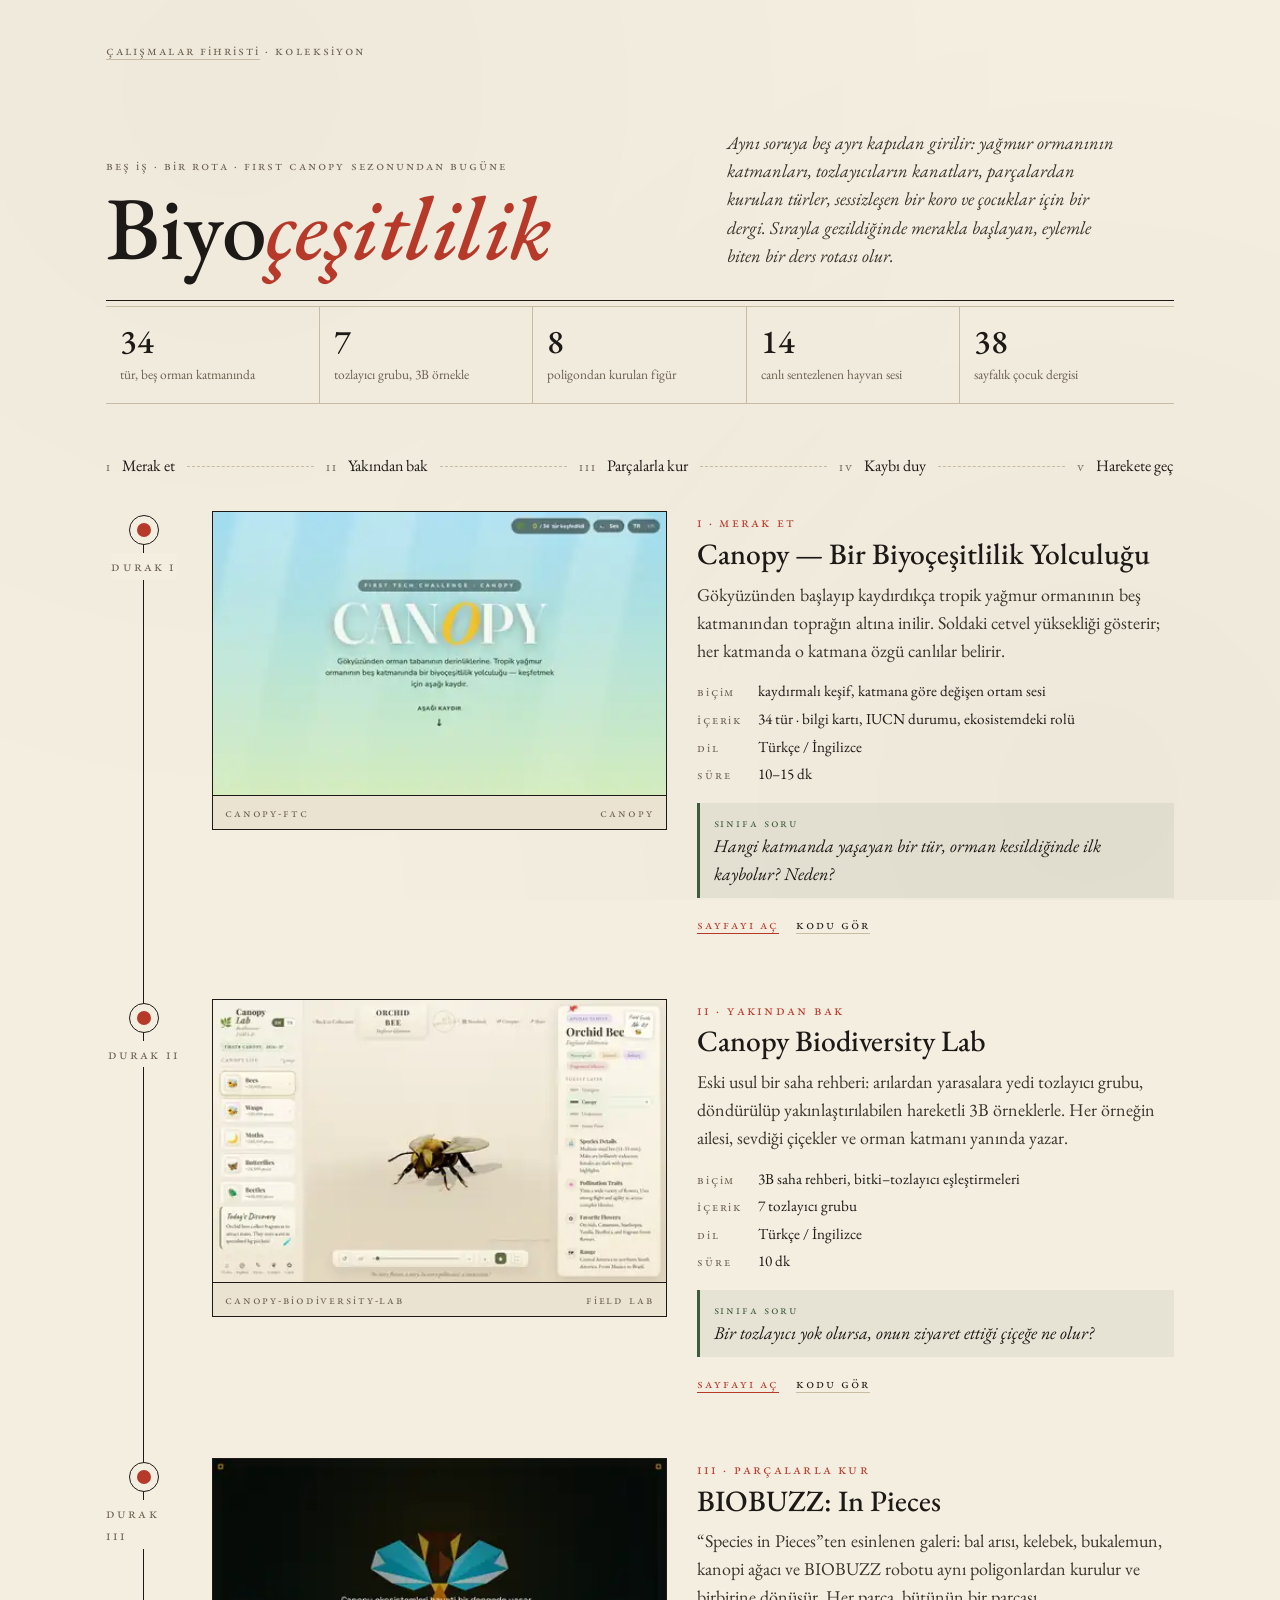
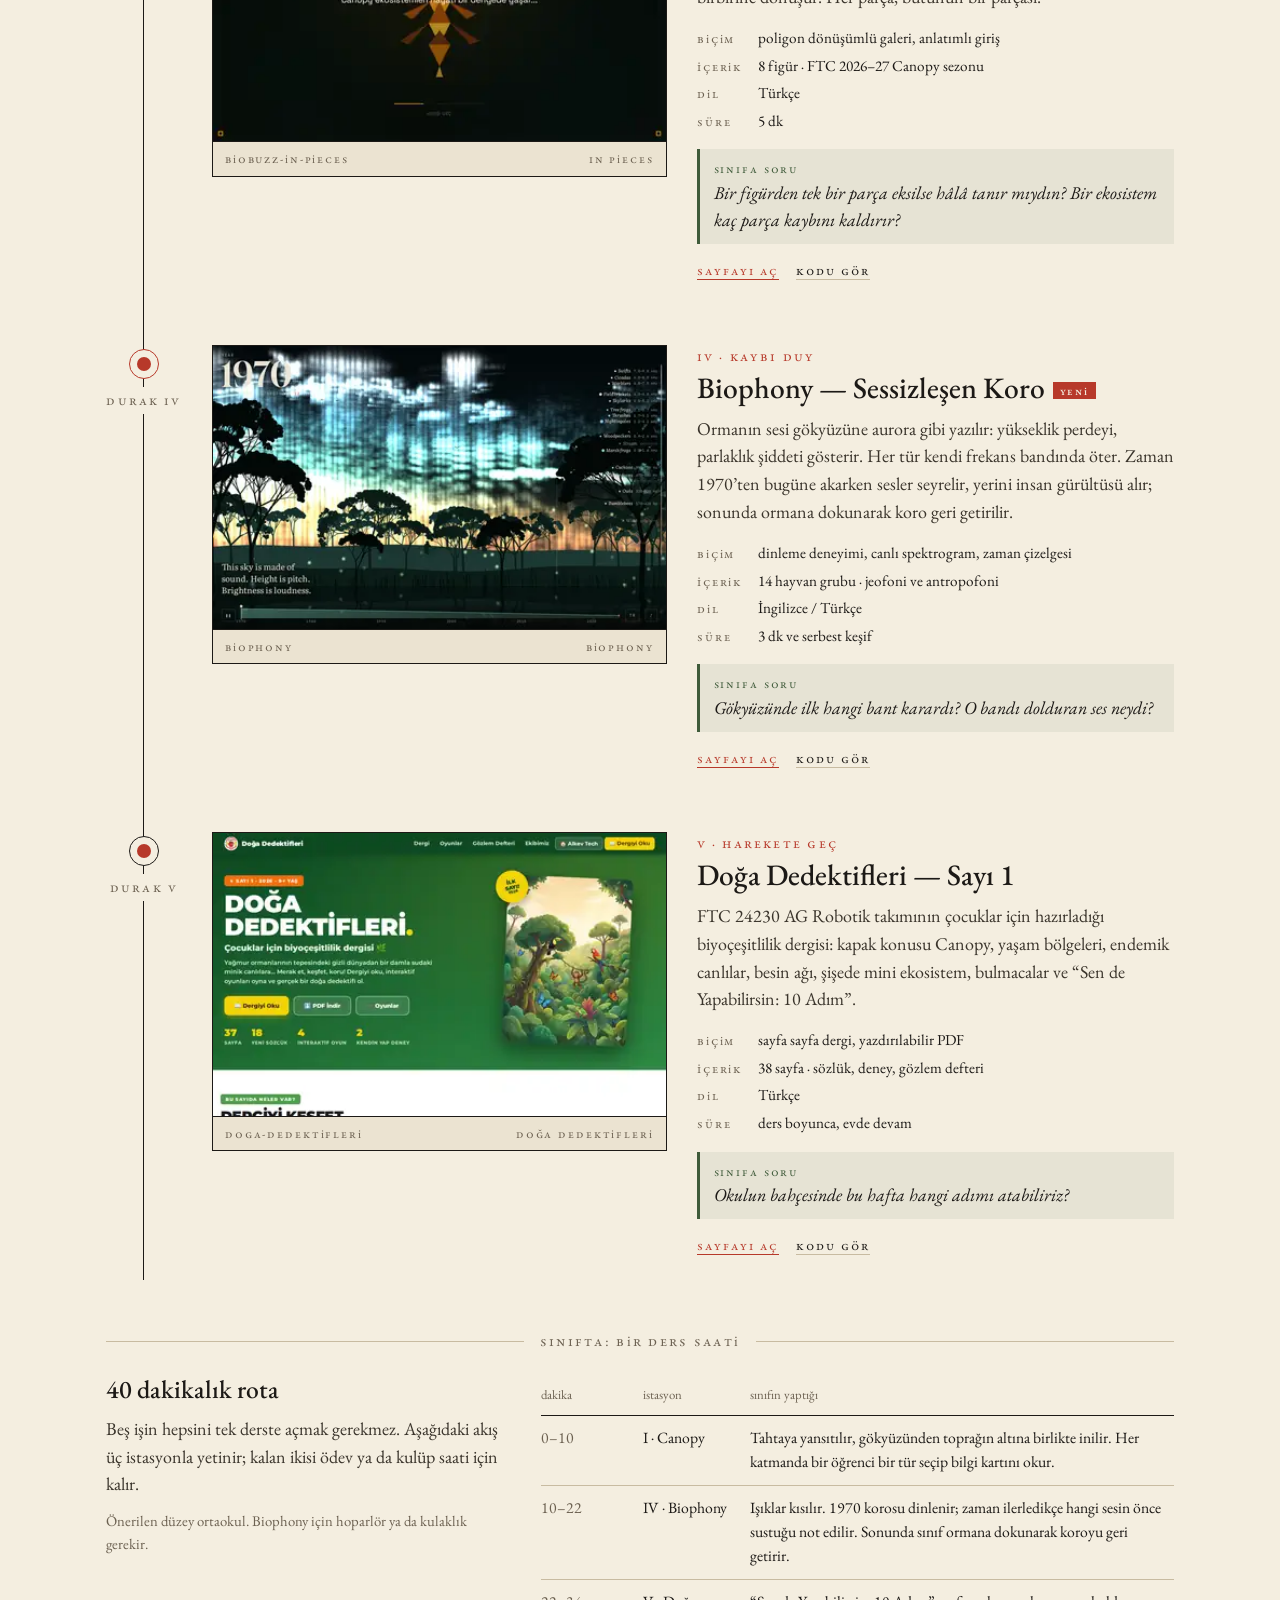
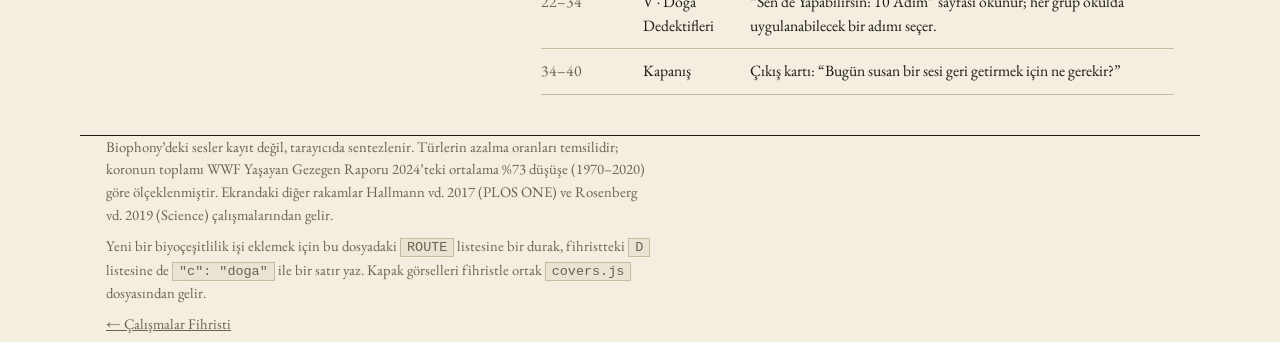
<file: biyocesitlilik/index.html>
<!DOCTYPE html>
<html lang="tr">
<head>
<meta charset="utf-8">
<meta name="viewport" content="width=device-width, initial-scale=1">
<title>Biyoçeşitlilik Koleksiyonu — Hakan Ataş</title>
<meta name="description" content="Beş iş, bir rota: yağmur ormanının katmanları, tozlayıcılar, parçalardan kurulan türler, sessizleşen bir koro ve çocuklar için bir biyoçeşitlilik dergisi.">
<link rel="canonical" href="https://hakanatas.github.io/github-calismalar/biyocesitlilik/">
<meta name="theme-color" content="#F4EEE0">
<meta property="og:type" content="website">
<meta property="og:title" content="Biyoçeşitlilik Koleksiyonu — Hakan Ataş">
<meta property="og:description" content="Merak et, yakından bak, parçalarla kur, kaybı duy, harekete geç: sınıfta sırayla gezilen beş etkileşimli iş.">
<meta property="og:url" content="https://hakanatas.github.io/github-calismalar/biyocesitlilik/">
<meta property="og:locale" content="tr_TR">
<link rel="icon" href="data:image/svg+xml,%3Csvg xmlns='http://www.w3.org/2000/svg' viewBox='0 0 64 64'%3E%3Crect width='64' height='64' fill='%23F4EEE0'/%3E%3Ccircle cx='32' cy='32' r='20' fill='%23B7392A'/%3E%3C/svg%3E">
<link rel="preconnect" href="https://fonts.googleapis.com">
<link rel="preconnect" href="https://fonts.gstatic.com" crossorigin>
<link href="https://fonts.googleapis.com/css2?family=EB+Garamond:ital,wght@0,400;0,500;0,600;1,400;1,500&display=swap" rel="stylesheet">
<style>
:root{
  --paper:#F4EEE0; --paper2:#EBE3D1; --ink:#1C1916; --rule:#C8BBA1; --muted:#6C6151;
  --yellow:#DFA71C; --blue:#2B4E8F; --red:#B7392A; --leaf:#3F5B3A; --slate:#8C8270;
  --g:"EB Garamond",Garamond,Georgia,serif;
}
*{box-sizing:border-box}
html{scroll-behavior:smooth}
body{margin:0;background:var(--paper);color:var(--ink);font-family:var(--g);font-size:18px;line-height:1.55;-webkit-font-smoothing:antialiased}
body::before{content:"";position:fixed;inset:0;pointer-events:none;z-index:0;opacity:.5;
  background:radial-gradient(circle at 18% 10%,rgba(0,0,0,.045),transparent 60%),radial-gradient(circle at 85% 88%,rgba(0,0,0,.05),transparent 58%)}
.wrap{max-width:1120px;margin:0 auto;padding:0 26px;position:relative;z-index:1}
a{color:inherit}
.sc{font-variant:all-small-caps;letter-spacing:.15em}
:focus-visible{outline:2px solid var(--red);outline-offset:3px}

/* masthead */
.crumbs{padding:26px 0 0;font-size:.86rem;color:var(--muted)}
.crumbs a{text-decoration:none;border-bottom:1px solid var(--rule)}
.mast{display:grid;grid-template-columns:1.3fr 1fr;gap:40px;align-items:end;padding:54px 0 30px}
.mast h1{font-weight:500;font-size:clamp(2.8rem,8vw,5.6rem);line-height:.95;margin:.1em 0 0;letter-spacing:-.005em;text-wrap:balance}
.mast h1 .r{color:var(--red);font-style:italic}
.mast .sub{font-size:1.14rem;font-style:italic;color:#3A342B;margin:0;max-width:44ch}
.mast .k{font-size:.84rem;color:var(--muted);margin:0}
.hr{border:0;border-top:1px solid var(--ink);margin:0}
.hr.thin{border-top:1px solid var(--rule);margin:5px 0 0}

/* tally */
.tally{display:grid;grid-template-columns:repeat(5,1fr);border-bottom:1px solid var(--rule)}
.tally div{padding:18px 14px 16px;border-right:1px solid var(--rule)}
.tally div:last-child{border-right:0}
.tally b{display:block;font-weight:500;font-size:2.1rem;line-height:1;font-variant-numeric:lining-nums tabular-nums}
.tally span{font-size:.84rem;color:var(--muted)}

/* route strip */
.strip{display:flex;align-items:center;gap:0;margin:44px 0 10px;flex-wrap:wrap}
.strip a{display:flex;align-items:center;gap:10px;text-decoration:none;padding:6px 0;font-size:1rem}
.strip a:hover .v{border-bottom-color:var(--red)}
.strip .v{border-bottom:1.5px solid transparent}
.strip .n{font-size:.8rem;color:var(--muted)}
.strip .arr{flex:1;min-width:24px;border-top:1px dashed var(--rule);margin:0 12px}

/* stations */
.route{list-style:none;padding:0;margin:26px 0 0;position:relative}
.route::before{content:"";position:absolute;left:37px;top:10px;bottom:40px;border-left:1.5px solid var(--ink)}
.st{display:grid;grid-template-columns:76px minmax(0,1fr) minmax(0,1.05fr);gap:30px;padding:0 0 64px;position:relative}
.st .mk{position:relative;display:flex;flex-direction:column;align-items:center;gap:8px}
.st .dot{width:30px;height:30px;border-radius:50%;background:var(--paper);border:1.5px solid var(--ink);display:grid;place-items:center;margin-top:4px;z-index:1}
.st .dot i{width:14px;height:14px;border-radius:50%;background:var(--red);display:block}
.st .rn{font-size:.9rem;color:var(--muted);background:var(--paper);padding:2px 0}
.st figure{margin:0;border:1px solid var(--ink);background:var(--paper2);align-self:start}
.st figure a{display:block}
.st figure img{display:block;width:100%;aspect-ratio:420/262;object-fit:cover;object-position:top center}
.st figure figcaption{border-top:1px solid var(--ink);padding:7px 12px;font-size:.78rem;color:var(--muted);display:flex;justify-content:space-between;gap:10px}
.st .verb{font-size:.92rem;color:var(--red);margin:0}
.st h2{font-weight:500;font-size:1.85rem;line-height:1.1;margin:4px 0 10px;text-wrap:balance}
.st h2 a{text-decoration:none}
.st h2 a:hover{border-bottom:1px solid var(--ink)}
.st .d{margin:0 0 16px;color:#3A342B}
.st dl{display:grid;grid-template-columns:auto 1fr;gap:4px 16px;margin:0 0 16px;font-size:.95rem}
.st dt{color:var(--muted);font-size:.82rem;padding-top:2px}
.st dd{margin:0}
.st .ask{margin:0 0 16px;padding:10px 14px;border-left:3px solid var(--leaf);background:rgba(63,91,58,.07);font-style:italic}
.st .ask span{font-style:normal;color:var(--leaf);font-size:.78rem;display:block}
.st .go{font-size:.84rem;margin:0}
.st .go a{margin-right:1.3em;text-decoration:none;border-bottom:1px solid var(--rule)}
.st .go a.p{color:var(--red);border-bottom-color:var(--red)}
.st.new .dot{border-color:var(--red)}
.badge{font-size:.72rem;color:var(--paper);background:var(--red);padding:1px 7px;margin-left:8px;vertical-align:3px}

/* lesson */
.sechead{display:flex;align-items:center;gap:16px;color:var(--muted);font-size:.95rem;margin:10px 0 22px}
.sechead::before,.sechead::after{content:"";flex:1;border-top:1px solid var(--rule)}
.lesson{display:grid;grid-template-columns:1fr 1.6fr;gap:40px;padding-bottom:40px}
.lesson h3{font-weight:500;font-size:1.6rem;margin:0 0 10px;line-height:1.15}
.lesson p{margin:0 0 12px;color:#3A342B}
.tbl{overflow-x:auto}
table{width:100%;border-collapse:collapse;font-size:.98rem}
th,td{text-align:left;vertical-align:top;padding:10px 12px 10px 0;border-bottom:1px solid var(--rule)}
th{font-weight:400;color:var(--muted);font-size:.8rem;border-bottom:1px solid var(--ink)}
td.t{white-space:nowrap;font-variant-numeric:tabular-nums;color:var(--muted);width:6.5em}

footer{border-top:1px solid var(--ink);padding:26px 0 70px;font-size:.92rem;color:var(--muted)}
footer p{margin:0 0 8px;max-width:78ch}
footer code{font-size:.84rem;background:var(--paper2);border:1px solid var(--rule);padding:1px 6px}

/* one orchestrated entrance */
.in{opacity:0;transform:translateY(12px);animation:rise .9s cubic-bezier(.2,.7,.2,1) forwards}
@keyframes rise{to{opacity:1;transform:none}}
@media (prefers-reduced-motion:reduce){.in{animation:none;opacity:1;transform:none}html{scroll-behavior:auto}}

@media (max-width:860px){
  .mast{grid-template-columns:1fr;gap:18px;padding-top:36px}
  .st{grid-template-columns:52px minmax(0,1fr);gap:18px}
  .st figure{grid-column:2}
  .st .tx{grid-column:2}
  .route::before{left:25px}
  .tally{grid-template-columns:repeat(3,1fr)}
  .tally div:nth-child(3){border-right:0}
  .tally div:nth-child(n+4){border-top:1px solid var(--rule)}
  .lesson{grid-template-columns:1fr;gap:14px}
  .strip .arr{display:none}
  .strip{gap:4px 18px}
}
@media (max-width:520px){ body{font-size:17px} .wrap{padding:0 18px} .tally{grid-template-columns:repeat(2,1fr)} .tally div{border-right:0!important;border-top:1px solid var(--rule)} .st h2{font-size:1.5rem} }
</style>
</head>
<body>
<div class="wrap">
  <p class="crumbs sc"><a href="../">Çalışmalar Fihristi</a> · koleksiyon</p>
  <header class="mast">
    <div>
      <p class="k sc in" style="animation-delay:.05s">Beş iş · bir rota · FIRST Canopy sezonundan bugüne</p>
      <h1 class="in" style="animation-delay:.15s">Biyo<span class="r">çeşitlilik</span></h1>
    </div>
    <p class="sub in" style="animation-delay:.35s">Aynı soruya beş ayrı kapıdan girilir: yağmur ormanının katmanları, tozlayıcıların kanatları, parçalardan kurulan türler, sessizleşen bir koro ve çocuklar için bir dergi. Sırayla gezildiğinde merakla başlayan, eylemle biten bir ders rotası olur.</p>
  </header>
  <hr class="hr"><hr class="hr thin">

  <section class="tally in" style="animation-delay:.5s" aria-label="Koleksiyonun içindekiler">
    <div><b>34</b><span>tür, beş orman katmanında</span></div>
    <div><b>7</b><span>tozlayıcı grubu, 3B örnekle</span></div>
    <div><b>8</b><span>poligondan kurulan figür</span></div>
    <div><b>14</b><span>canlı sentezlenen hayvan sesi</span></div>
    <div><b>38</b><span>sayfalık çocuk dergisi</span></div>
  </section>

  <nav class="strip in" style="animation-delay:.65s" id="strip" aria-label="Rota"></nav>

  <ol class="route" id="route"></ol>
  <noscript><p>Koleksiyon JavaScript ile diziliyor. İşler: canopy-ftc, canopy-biodiversity-lab, biobuzz-in-pieces, biophony, doga-dedektifleri — hepsi <a href="https://github.com/hakanatas">github.com/hakanatas</a> altında.</p></noscript>

  <p class="sechead sc">sınıfta: bir ders saati</p>
  <section class="lesson">
    <div>
      <h3>40 dakikalık rota</h3>
      <p>Beş işin hepsini tek derste açmak gerekmez. Aşağıdaki akış üç istasyonla yetinir; kalan ikisi ödev ya da kulüp saati için kalır.</p>
      <p style="font-size:.92rem;color:var(--muted)">Önerilen düzey ortaokul. Biophony için hoparlör ya da kulaklık gerekir.</p>
    </div>
    <div class="tbl">
      <table>
        <thead><tr><th>dakika</th><th>istasyon</th><th>sınıfın yaptığı</th></tr></thead>
        <tbody>
          <tr><td class="t">0–10</td><td>I · Canopy</td><td>Tahtaya yansıtılır, gökyüzünden toprağın altına birlikte inilir. Her katmanda bir öğrenci bir tür seçip bilgi kartını okur.</td></tr>
          <tr><td class="t">10–22</td><td>IV · Biophony</td><td>Işıklar kısılır. 1970 korosu dinlenir; zaman ilerledikçe hangi sesin önce sustuğu not edilir. Sonunda sınıf ormana dokunarak koroyu geri getirir.</td></tr>
          <tr><td class="t">22–34</td><td>V · Doğa Dedektifleri</td><td>“Sen de Yapabilirsin: 10 Adım” sayfası okunur; her grup okulda uygulanabilecek bir adımı seçer.</td></tr>
          <tr><td class="t">34–40</td><td>Kapanış</td><td>Çıkış kartı: “Bugün susan bir sesi geri getirmek için ne gerekir?”</td></tr>
        </tbody>
      </table>
    </div>
  </section>
</div>

<footer class="wrap">
  <p>Biophony’deki sesler kayıt değil, tarayıcıda sentezlenir. Türlerin azalma oranları temsilidir; koronun toplamı WWF Yaşayan Gezegen Raporu 2024’teki ortalama %73 düşüşe (1970–2020) göre ölçeklenmiştir. Ekrandaki diğer rakamlar Hallmann vd. 2017 (PLOS ONE) ve Rosenberg vd. 2019 (Science) çalışmalarından gelir.</p>
  <p>Yeni bir biyoçeşitlilik işi eklemek için bu dosyadaki <code>ROUTE</code> listesine bir durak, fihristteki <code>D</code> listesine de <code>"c": "doga"</code> ile bir satır yaz. Kapak görselleri fihristle ortak <code>covers.js</code> dosyasından gelir.</p>
  <p><a href="../">← Çalışmalar Fihristi</a></p>
</footer>

<script src="../covers.js"></script>
<script>
const U="hakanatas";
/* rota: sıra bir ders akışıdır — merak → yakından bakış → bütünü kurma → kayıp → eylem */
const ROUTE=[
 {n:"canopy-ftc",verb:"Merak et",short:"Canopy",
  t:"Canopy — Bir Biyoçeşitlilik Yolculuğu",
  d:"Gökyüzünden başlayıp kaydırdıkça tropik yağmur ormanının beş katmanından toprağın altına inilir. Soldaki cetvel yüksekliği gösterir; her katmanda o katmana özgü canlılar belirir.",
  meta:[["Biçim","kaydırmalı keşif, katmana göre değişen ortam sesi"],["İçerik","34 tür · bilgi kartı, IUCN durumu, ekosistemdeki rolü"],["Dil","Türkçe / İngilizce"],["Süre","10–15 dk"]],
  ask:"Hangi katmanda yaşayan bir tür, orman kesildiğinde ilk kaybolur? Neden?"},
 {n:"canopy-biodiversity-lab",verb:"Yakından bak",short:"Field Lab",
  t:"Canopy Biodiversity Lab",
  d:"Eski usul bir saha rehberi: arılardan yarasalara yedi tozlayıcı grubu, döndürülüp yakınlaştırılabilen hareketli 3B örneklerle. Her örneğin ailesi, sevdiği çiçekler ve orman katmanı yanında yazar.",
  meta:[["Biçim","3B saha rehberi, bitki–tozlayıcı eşleştirmeleri"],["İçerik","7 tozlayıcı grubu"],["Dil","Türkçe / İngilizce"],["Süre","10 dk"]],
  ask:"Bir tozlayıcı yok olursa, onun ziyaret ettiği çiçeğe ne olur?"},
 {n:"biobuzz-in-pieces",verb:"Parçalarla kur",short:"In Pieces",
  t:"BIOBUZZ: In Pieces",
  d:"“Species in Pieces”ten esinlenen galeri: bal arısı, kelebek, bukalemun, kanopi ağacı ve BIOBUZZ robotu aynı poligonlardan kurulur ve birbirine dönüşür. Her parça, bütünün bir parçası.",
  meta:[["Biçim","poligon dönüşümlü galeri, anlatımlı giriş"],["İçerik","8 figür · FTC 2026–27 Canopy sezonu"],["Dil","Türkçe"],["Süre","5 dk"]],
  ask:"Bir figürden tek bir parça eksilse hâlâ tanır mıydın? Bir ekosistem kaç parça kaybını kaldırır?"},
 {n:"biophony",host:"github-calismalar",p:"biyocesitlilik/biophony/",verb:"Kaybı duy",short:"Biophony",isNew:true,
  t:"Biophony — Sessizleşen Koro",
  d:"Ormanın sesi gökyüzüne aurora gibi yazılır: yükseklik perdeyi, parlaklık şiddeti gösterir. Her tür kendi frekans bandında öter. Zaman 1970’ten bugüne akarken sesler seyrelir, yerini insan gürültüsü alır; sonunda ormana dokunarak koro geri getirilir.",
  meta:[["Biçim","dinleme deneyimi, canlı spektrogram, zaman çizelgesi"],["İçerik","14 hayvan grubu · jeofoni ve antropofoni"],["Dil","İngilizce / Türkçe"],["Süre","3 dk ve serbest keşif"]],
  ask:"Gökyüzünde ilk hangi bant karardı? O bandı dolduran ses neydi?"},
 {n:"doga-dedektifleri",live:"https://canopy.alkevtech.com/",verb:"Harekete geç",short:"Doğa Dedektifleri",
  t:"Doğa Dedektifleri — Sayı 1",
  d:"FTC 24230 AG Robotik takımının çocuklar için hazırladığı biyoçeşitlilik dergisi: kapak konusu Canopy, yaşam bölgeleri, endemik canlılar, besin ağı, şişede mini ekosistem, bulmacalar ve “Sen de Yapabilirsin: 10 Adım”.",
  meta:[["Biçim","sayfa sayfa dergi, yazdırılabilir PDF"],["İçerik","38 sayfa · sözlük, deney, gözlem defteri"],["Dil","Türkçe"],["Süre","ders boyunca, evde devam"]],
  ask:"Okulun bahçesinde bu hafta hangi adımı atabiliriz?"}
];
const urls=r=>{ const h=r.host||r.n; return {live:r.live||("https://"+U+".github.io/"+h+"/"+(r.p||"")), repo:"https://github.com/"+U+"/"+h+(r.host?"/tree/main/"+r.p.replace(/\/$/,""):"")}; };
const roman=["I","II","III","IV","V","VI","VII"];
const esc=s=>String(s).replace(/[&<>"]/g,c=>({"&":"&amp;","<":"&lt;",">":"&gt;",'"':"&quot;"}[c]));

document.getElementById("strip").innerHTML=ROUTE.map((r,i)=>
  `${i?'<span class="arr" aria-hidden="true"></span>':''}<a href="#${r.n}"><span class="n sc">${roman[i]}</span><span class="v">${r.verb}</span></a>`).join("");

document.getElementById("route").innerHTML=ROUTE.map((r,i)=>{
  const u=urls(r), img=(typeof IMG!=="undefined"&&IMG[r.n])?IMG[r.n]:"";
  return `<li class="st${r.isNew?" new":""}" id="${r.n}">
    <div class="mk"><span class="dot"><i></i></span><span class="rn sc">durak ${roman[i]}</span></div>
    <figure>
      <a href="${u.live}" target="_blank" rel="noopener" tabindex="-1" aria-hidden="true">${img?`<img loading="lazy" src="${img}" alt="">`:`<svg viewBox="0 0 420 262" style="display:block;width:100%"><rect width="420" height="262" fill="#EBE3D1"/><circle cx="210" cy="131" r="60" fill="#B7392A"/></svg>`}</a>
      <figcaption class="sc"><span>${esc(r.n)}</span><span>${esc(r.short)}</span></figcaption>
    </figure>
    <div class="tx">
      <p class="verb sc">${roman[i]} · ${esc(r.verb)}</p>
      <h2><a href="${u.live}" target="_blank" rel="noopener">${esc(r.t)}</a>${r.isNew?'<span class="badge sc">yeni</span>':''}</h2>
      <p class="d">${esc(r.d)}</p>
      <dl>${r.meta.map(([k,v])=>`<dt class="sc">${esc(k)}</dt><dd>${esc(v)}</dd>`).join("")}</dl>
      <p class="ask"><span class="sc">sınıfa soru</span>${esc(r.ask)}</p>
      <p class="go sc"><a class="p" href="${u.live}" target="_blank" rel="noopener">sayfayı aç</a><a href="${u.repo}" target="_blank" rel="noopener">kodu gör</a></p>
    </div>
  </li>`;}).join("");
</script>
</body>
</html>
</file>
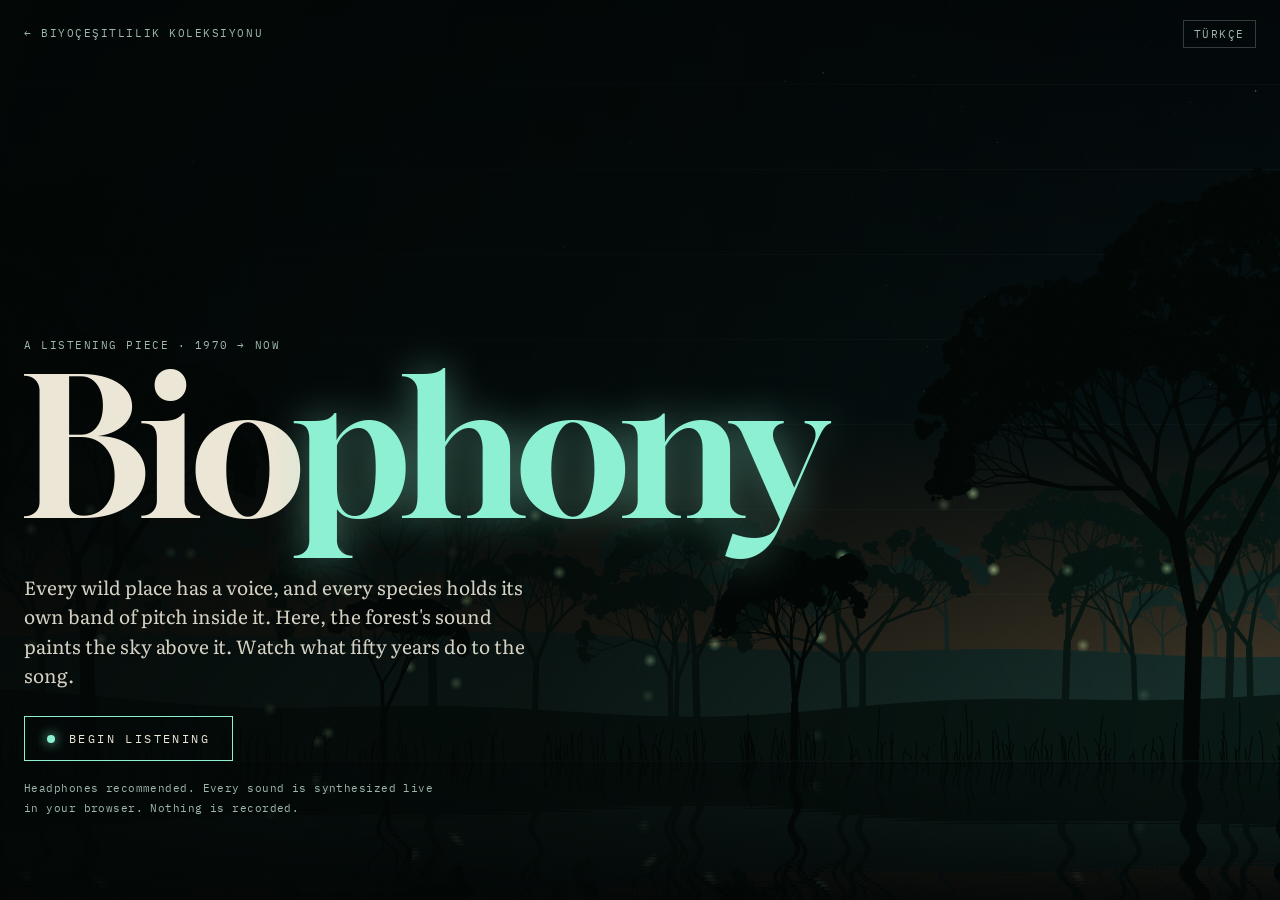
<file: biyocesitlilik/biophony/index.html>
<!DOCTYPE html>
<html lang="tr">
<head>
<meta charset="utf-8">
<meta name="viewport" content="width=device-width, initial-scale=1, viewport-fit=cover">
<meta name="description" content="Biophony: a live-synthesized forest chorus that paints its own sound across the sky, then fades through fifty years of biodiversity loss until you restore it.">
<meta property="og:title" content="Biophony">
<meta property="og:description" content="Ormanın sesi gökyüzünü boyuyor — elli yıllık biyoçeşitlilik kaybını dinleyin, sonra koroyu geri getirin.">
<meta name="theme-color" content="#050c0b">
<title>Biophony</title>
<link rel="preconnect" href="https://fonts.googleapis.com">
<link rel="preconnect" href="https://fonts.gstatic.com" crossorigin>
<link rel="stylesheet" href="https://fonts.googleapis.com/css2?family=Gloock&family=IBM+Plex+Mono:wght@400;500&family=Literata:ital,opsz,wght@0,7..72,400;1,7..72,400&display=swap">
<style>
:root{
  color-scheme:dark;
  --ink:#050c0b; --moss:#0f2621; --mist:#9fb8ae; --dawn:#f2b66d; --glow:#8ef0d2; --rust:#d0613f; --paper:#ece6d6; --ash:#7d807a;
  --display:"Gloock","Bodoni Moda",Georgia,serif;
  --body:"Literata",Georgia,"Times New Roman",serif;
  --mono:"IBM Plex Mono",ui-monospace,Menlo,Consolas,monospace;
}
html,body{height:100%}
body{margin:0;background:var(--ink);color:var(--paper);overflow:hidden;font-family:var(--body);-webkit-font-smoothing:antialiased}
#c{position:fixed;inset:0;width:100%;height:100%;display:block;touch-action:none}
.mono{font-family:var(--mono);font-size:11px;letter-spacing:.14em;text-transform:uppercase;color:var(--mist)}
[hidden]{display:none!important}
button{font:inherit;color:inherit;background:none;border:0;cursor:pointer}
button:focus-visible{outline:1px solid var(--glow);outline-offset:3px}

/* HUD */
#hud{text-shadow:0 1px 14px rgba(0,0,0,.9),0 0 3px rgba(0,0,0,.8);position:fixed;top:calc(env(safe-area-inset-top,0px) + 18px);left:24px;pointer-events:none;display:flex;flex-direction:column;gap:6px;opacity:0;transition:opacity 1.6s ease}
#hud.on{opacity:1}
#year{font-family:var(--display);font-size:clamp(46px,7.5vw,104px);line-height:.86;letter-spacing:-.015em;font-variant-numeric:tabular-nums}
#chorus{display:flex;gap:14px;flex-wrap:wrap}
#chorus b{font-weight:500;color:var(--paper)}
#chorus .an b{color:var(--rust)}

/* Caption */
#cap{position:fixed;left:24px;bottom:calc(env(safe-area-inset-bottom,0px) + 92px);max-width:min(40ch,calc(100vw - 48px));pointer-events:none;transition:opacity .7s ease,transform .7s ease}
#cap.out{opacity:0;transform:translateY(8px)}
#cap .t{font-size:clamp(17px,2vw,23px);line-height:1.42;text-wrap:balance;text-shadow:0 2px 18px rgba(0,0,0,.85)}
#cap .ci{margin-top:10px;font-size:10px}
#cap .ci:empty{display:none}

/* Solo tag */
#solo{position:fixed;right:24px;bottom:calc(env(safe-area-inset-bottom,0px) + 92px);text-align:right;pointer-events:none;max-width:60vw}

/* Bottom bar */
#bar{position:fixed;left:0;right:0;bottom:0;padding:14px 24px calc(env(safe-area-inset-bottom,0px) + 16px);display:flex;align-items:center;gap:16px;background:linear-gradient(to top,rgba(3,8,7,.92),rgba(3,8,7,0));opacity:0;transition:opacity 1.6s ease .4s}
#bar.on{opacity:1}
#bar .btn{height:34px;min-width:34px;padding:0 10px;border:1px solid rgba(159,184,174,.28);border-radius:2px;display:grid;place-items:center;font-family:var(--mono);font-size:11px;letter-spacing:.12em;color:var(--mist)}
#bar .btn:hover{border-color:var(--glow);color:var(--paper)}
#track{position:relative;flex:1;height:44px;cursor:ew-resize;touch-action:none}
#spark{position:absolute;left:0;top:0;width:100%;height:30px}
#ticks{position:absolute;left:0;right:0;top:32px;height:12px}
#ticks span{position:absolute;transform:translateX(-50%);font-family:var(--mono);font-size:9.5px;letter-spacing:.08em;color:var(--ash)}
#head{position:absolute;top:-4px;width:1px;height:38px;background:var(--paper);box-shadow:0 0 10px var(--glow)}
#head::after{content:"";position:absolute;left:-3px;top:-3px;width:7px;height:7px;border-radius:50%;background:var(--paper)}

/* Intro */
#intro{position:fixed;inset:0;display:flex;align-items:flex-end;padding:0 24px calc(env(safe-area-inset-bottom,0px) + 9vh);background:linear-gradient(100deg,rgba(3,7,6,.94) 0%,rgba(3,7,6,.72) 45%,rgba(3,7,6,.15) 100%);transition:opacity 1.8s ease}
#intro.gone{opacity:0;pointer-events:none}
#intro .wrap{max-width:720px;display:flex;flex-direction:column;gap:18px}
#intro h1{font-family:var(--display);font-weight:400;padding-bottom:.16em;font-size:clamp(68px,15vw,210px);line-height:.8;margin:0;letter-spacing:-.03em}
#intro h1 i{font-style:normal;color:var(--glow);text-shadow:0 0 40px rgba(142,240,210,.45)}
#intro p{margin:0;font-size:clamp(16px,1.7vw,19px);line-height:1.55;max-width:46ch;color:#d5d1c3}
#go{align-self:flex-start;margin-top:8px;padding:14px 22px;border:1px solid var(--glow);color:var(--paper);font-family:var(--mono);font-size:12px;letter-spacing:.2em;text-transform:uppercase;display:flex;gap:14px;align-items:center;transition:background .3s}
#go:hover{background:rgba(142,240,210,.1)}
#go .dot{width:8px;height:8px;border-radius:50%;background:var(--glow);box-shadow:0 0 12px var(--glow);animation:pulse 1.8s ease-in-out infinite}
#back{position:absolute;top:calc(env(safe-area-inset-top,0px) + 26px);left:24px;color:var(--mist);text-decoration:none}
#back:hover{color:var(--paper)}
#langI{position:absolute;top:calc(env(safe-area-inset-top,0px) + 20px);right:24px;padding:6px 10px;border:1px solid rgba(159,184,174,.3)}
.st{opacity:0;transform:translateY(14px);animation:rise 1.4s cubic-bezier(.2,.7,.2,1) forwards}
.st:nth-child(1){animation-delay:.3s}.st:nth-child(2){animation-delay:.55s}.st:nth-child(3){animation-delay:.9s}.st:nth-child(4){animation-delay:1.3s}.st:nth-child(5){animation-delay:1.6s}
@keyframes rise{to{opacity:1;transform:none}}
@keyframes pulse{50%{opacity:.35;transform:scale(.7)}}
@media (prefers-reduced-motion:reduce){.st{animation:none;opacity:1;transform:none}#go .dot{animation:none}}
/* guided tour */
#spot{position:fixed;z-index:6;pointer-events:none;border:1px solid rgba(142,240,210,.75);border-radius:8px;box-shadow:0 0 0 200vmax rgba(2,6,5,.58),0 0 24px rgba(142,240,210,.25) inset;transition:left .8s cubic-bezier(.2,.7,.2,1),top .8s cubic-bezier(.2,.7,.2,1),width .8s cubic-bezier(.2,.7,.2,1),height .8s cubic-bezier(.2,.7,.2,1)}
#tip{position:fixed;z-index:7;left:24px;width:min(360px,calc(100vw - 48px));background:rgba(6,16,14,.95);border:1px solid rgba(142,240,210,.35);padding:14px 16px 12px;display:flex;flex-direction:column;gap:8px;animation:tipIn .6s cubic-bezier(.2,.7,.2,1)}
@keyframes tipIn{from{opacity:0;transform:translateY(8px)}}
#tip .k{display:flex;align-items:center;gap:12px;font-size:10px}
#tip .pb{flex:1;height:1px;background:rgba(159,184,174,.25);position:relative}
#tip .pb i{position:absolute;left:0;top:0;bottom:0;background:var(--glow);width:0}
#tip .h{font-family:var(--display);font-size:23px;line-height:1.1}
#tip p{margin:0;font-size:14.5px;line-height:1.55;color:#d5d1c3}
#tip .row{display:flex;justify-content:space-between;margin-top:4px}
#tip .row button{font-size:11px;padding:6px 0}
#tip .row .pri{color:var(--glow);border-bottom:1px solid var(--glow)}
/* restore hint */
#hint{position:fixed;z-index:4;transform:translate(-50%,-50%);pointer-events:none;display:flex;flex-direction:column;align-items:center;gap:10px;transition:left 1s ease,top 1s ease}
#hint .ring{width:48px;height:48px;border-radius:50%;border:1.5px solid var(--glow);box-shadow:0 0 18px rgba(142,240,210,.5);animation:ring 1.8s ease-out infinite}
#hint .mono{color:var(--paper);text-shadow:0 1px 10px #000}
@keyframes ring{0%{transform:scale(.55);opacity:1}100%{transform:scale(1.6);opacity:0}}
/* legend */
#legend{position:fixed;top:0;right:0;bottom:0;z-index:9;width:min(430px,100vw);background:rgba(5,12,11,.97);border-left:1px solid rgba(159,184,174,.2);padding:calc(env(safe-area-inset-top,0px) + 22px) 22px calc(env(safe-area-inset-bottom,0px) + 28px);overflow-y:auto;animation:legIn .45s cubic-bezier(.2,.7,.2,1)}
@keyframes legIn{from{transform:translateX(30px);opacity:0}}
#legend .lh{display:flex;justify-content:space-between;align-items:baseline;margin-bottom:6px}
#legend .lt{font-family:var(--display);font-size:32px;line-height:1}
#legend .x{font-size:12px;padding:6px 2px;color:var(--mist)}
#legend .li{display:grid;grid-template-columns:44px 1fr;gap:14px;padding:15px 0;border-top:1px solid rgba(159,184,174,.14)}
#legend b{font-weight:400;font-style:italic;font-size:16.5px;display:block;margin-bottom:4px;color:var(--paper)}
#legend p{margin:0;font-size:14px;line-height:1.58;color:#cfcabb}
#legend .re{margin-top:18px;padding:11px 16px;border:1px solid var(--glow);font-size:11px;color:var(--paper)}
.sw{width:44px;height:44px;border-radius:3px;background:#0b1715}
.sw.sky{background:linear-gradient(to top,#d0613f,#f2b66d 20%,#8ef0d2 42%,#6ec6ec 66%,#c8e8ff 86%,#faf8f0)}
.sw.niche{background:linear-gradient(#8ef0d2,#8ef0d2) 31px 6px/3px 32px no-repeat,radial-gradient(circle at 13px 22px,#ece6d6 0 3px,transparent 4px),#0b1715}
.sw.silent{display:grid;place-items:center;font-style:italic;color:#8c8e88;font-size:17px}
.sw.silent s{text-decoration-color:#d0613f}
.sw.pulse{background:radial-gradient(circle at 22px 30px,rgba(142,240,210,.95) 0 3px,rgba(142,240,210,.3) 8px,transparent 16px),linear-gradient(to top,rgba(142,240,210,.55),transparent) 21px 4px/2px 22px no-repeat,#0b1715}
.sw.life{background:radial-gradient(circle at 11px 31px,rgba(230,250,180,.95) 0 2px,transparent 6px),radial-gradient(circle at 30px 24px,rgba(230,250,180,.8) 0 2px,transparent 6px),radial-gradient(circle at 21px 11px,rgba(230,250,180,.6) 0 1.5px,transparent 5px),#0b1715}
.sw.grey{background:linear-gradient(135deg,#2f7a66 0 45%,#7d807a 55%)}
.sw.rust{background:linear-gradient(to top,rgba(208,97,63,.85),rgba(208,97,63,0) 80%),#0b1715}
.sw.nums,.sw.data{display:grid;place-items:center;border:1px solid rgba(159,184,174,.25);background:none;font-family:var(--display);font-size:19px}
.sw.data{font-family:var(--mono);font-size:13px;color:var(--mist)}
.scale{position:relative;margin-top:10px;padding-bottom:30px}
.scale .g{height:7px;border-radius:2px;background:linear-gradient(to right,#d0613f,#f2b66d 20%,#8ef0d2 42%,#6ec6ec 66%,#c8e8ff 86%,#faf8f0)}
.scale span{position:absolute;top:11px;transform:translateX(-50%);font-family:var(--mono);font-size:9.5px;color:var(--mist);white-space:nowrap}
.scale span.w{top:24px;font-family:var(--body);font-style:italic;font-size:11px;letter-spacing:0}
@media (max-width:640px){
  #tip{left:16px;width:calc(100vw - 32px)}
  #bar{gap:8px;padding-inline:16px}
  #hud,#cap{left:16px}
  #cap{bottom:calc(env(safe-area-inset-bottom,0px) + 84px)}
  #solo{display:none}
  #ticks span.m{display:none}
}
</style>

</head>
<body>
<canvas id="c" aria-label="A forest at night. Its sound is drawn above it as an aurora spectrogram."></canvas>

<div id="hud" aria-live="polite">
  <div class="mono" id="hudLabel">Year</div>
  <div id="year">1970</div>
  <div id="chorus" class="mono"><span><span data-i="chorus">Chorus</span> <b id="ci">100</b></span><span class="an"><span data-i="anthro">Anthrophony</span> <b id="ai">15</b></span></div>
</div>

<div id="cap"><div class="t"></div><div class="ci mono"></div></div>
<div id="solo" class="mono"></div>
<div id="spot" hidden></div>
<div id="tip" hidden role="dialog" aria-labelledby="tipH">
  <div class="k mono"><span id="tipStep"></span><span class="pb"><i id="tipProg"></i></span></div>
  <div class="h" id="tipH"></div>
  <p id="tipP"></p>
  <div class="row"><button class="mono" id="tipSkip"></button><button class="mono pri" id="tipNext"></button></div>
</div>
<div id="hint" hidden><span class="ring"></span><span class="mono" id="hintT"></span></div>
<aside id="legend" hidden></aside>

<div id="bar">
  <button class="btn" id="play" aria-label="Pause">❚❚</button>
  <div id="track" aria-label="Timeline 1970 to 2024" role="slider" aria-valuemin="1970" aria-valuemax="2024" aria-valuenow="1970" tabindex="0">
    <canvas id="spark"></canvas><div id="ticks"></div><div id="head"></div>
  </div>
  <button class="btn" id="help" aria-label="How to read">?</button>
  <button class="btn" id="lang">TR</button>
  <button class="btn" id="snd" aria-label="Mute">♪</button>
</div>

<div id="intro">
  <a class="mono" id="back" href="../">← Biyoçeşitlilik koleksiyonu</a>
  <button class="mono" id="langI">Türkçe</button>
  <div class="wrap">
    <div class="mono st" data-i="eyebrow">A listening piece · 1970 → now</div>
    <h1 class="st">Bio<i>phony</i></h1>
    <p class="st" data-i="intro">Every wild place has a voice, and every species holds its own band of pitch inside it. Here, the forest's sound paints the sky above it. Watch what fifty years do to the song.</p>
    <button id="go" class="st"><span class="dot"></span><span data-i="go">Begin listening</span></button>
    <div class="mono st" data-i="note" style="line-height:1.8;max-width:60ch;text-transform:none;letter-spacing:.04em;font-size:11px">Headphones recommended. Every sound is synthesized live in your browser. Nothing is recorded.</div>
  </div>
</div>

<script>
(()=>{
"use strict";
/* ------------------------------------------------------------ i18n */
const T={
en:{eyebrow:"A listening piece · 1970 → now",intro:"Every wild place has a voice, and every species holds its own band of pitch inside it. Here, the forest's sound paints the sky above it. Watch what fifty years do to the song.",go:"Begin listening",note:"Headphones recommended. Every sound is synthesized live in your browser. Nothing is recorded.",chorus:"Chorus",anthro:"Anthrophony",year:"Year",restoring:"Restoring",silent:"silent since",solo:"Solo",release:"tap again to release",langBtn:"TR",langI:"Türkçe",geo:"geophony",anth:"anthrophony",tourNext:"Next →",tourGo:"Start the years →",tourSkip:"Skip tour",tap:"Tap the forest",help:"How to read"},
tr:{eyebrow:"Bir dinleme deneyimi · 1970 → bugün",intro:"Her yaban yerin bir sesi vardır ve her tür o sesin içinde kendi perde bandını tutar. Burada ormanın sesi, üstündeki gökyüzünü boyuyor. Elli yılın bu şarkıya ne yaptığını izleyin.",go:"Dinlemeye başla",note:"Kulaklık önerilir. Tüm sesler tarayıcınızda canlı olarak sentezlenir. Hiçbiri kayıt değildir.",chorus:"Koro",anthro:"Antropofoni",year:"Yıl",restoring:"Onarım",silent:"sessiz:",solo:"Solo",release:"bırakmak için tekrar dokunun",langBtn:"EN",langI:"English",geo:"jeofoni",anth:"antropofoni",tourNext:"İleri →",tourGo:"Yılları başlat →",tourSkip:"Turu atla",tap:"Ormana dokun",help:"Nasıl okunur"}
};
const CAP={
 listen1:{en:"This sky is made of sound. Height is pitch. Brightness is loudness.",tr:"Bu gökyüzü sesten yapılmış. Yükseklik perdeyi, parlaklık şiddeti gösterir."},
 listen2:{en:"Each species sings in its own band so it can be heard over the rest. Ecologists call this the acoustic niche. Together the voices make a biophony.",tr:"Her tür, diğerlerinin arasından duyulabilmek için kendi frekans bandında öter. Ekologlar buna akustik niş der. Seslerin tümü birlikte biyofoniyi oluşturur.",ci:"Niche hypothesis · Bernie Krause"},
 decline:{en:"Now let fifty years pass. Each voice thins as its population falls: fewer calls, softer choruses.",tr:"Şimdi elli yıl geçsin. Popülasyonu azalan her ses seyrelir: daha az ötüş, daha cılız korolar."},
 fresh:{en:"Wetlands go first. Freshwater species have declined fastest of all: −85% on average since 1970.",tr:"Önce sulak alanlar gider. En hızlı azalan grup tatlı su türleri: 1970'ten bu yana ortalama −%85.",ci:"WWF Living Planet Report 2024"},
 insects:{en:"In German nature reserves, the biomass of flying insects fell by more than 75% in 27 years.",tr:"Almanya'daki koruma alanlarında uçan böceklerin biyokütlesi 27 yılda %75'ten fazla azaldı.",ci:"Hallmann et al. · PLOS ONE · 2017"},
 birds:{en:"North America now has nearly 3 billion fewer birds than in 1970.",tr:"Kuzey Amerika'da bugün 1970'e göre yaklaşık 3 milyar daha az kuş var.",ci:"Rosenberg et al. · Science · 2019"},
 lpi:{en:"Monitored wildlife populations have fallen by 73% on average since 1970.",tr:"İzlenen yaban hayatı popülasyonları 1970'ten bu yana ortalama %73 azaldı.",ci:"WWF Living Planet Report 2024 · 1970–2020"},
 gap:{en:"Listen to what fills the gap. Low, steady, and ours. Soundscape ecologists call it anthrophony.",tr:"Boşluğu dolduran sese kulak verin: alçak, kesintisiz ve bizim. Ses ekolojistleri buna antropofoni der."},
 krause:{en:"Bernie Krause has recorded wild places since 1968. He estimates that about half the habitats in his archive are now silent, or so altered they no longer sound as they did.",tr:"Bernie Krause 1968'den beri yaban yerleri kaydediyor. Arşivindeki yaşam alanlarının yaklaşık yarısının bugün sessizleştiğini ya da artık eskisi gibi duyulmayacak kadar değiştiğini söylüyor.",ci:"Krause · The Great Animal Orchestra"},
 restore:{en:"The chorus is not gone yet. Tap the forest to give voices back their habitat.",tr:"Koro henüz yok olmadı. Seslere yaşam alanlarını geri vermek için ormana dokunun."},
 restored:{en:"Every voice came back because its habitat did. Where wetlands, hedgerows and forests return, the singers follow.",tr:"Her ses, yaşam alanı geri geldiği için döndü. Sulak alanlar, çalılıklar ve ormanlar geri geldiğinde şarkıcılar da gelir.",ci:"Voices synthesized · declines illustrative, scaled to the Living Planet Index"}
};
let lang=(navigator.language||"").toLowerCase().startsWith("tr")?"tr":"en";
/* guided tour: one step per element on screen */
const TT={
 en:{sky:["The sky is made of sound","This is a spectrogram: a live picture of what you hear. Height is pitch, low sounds near the trees and high ones near the top. Brightness is loudness. New sound enters on the right and drifts left, so the right edge is now and the left edge is a few seconds ago."],
     labels:["Every group has its own band","Each name on the right is a group of animals. The coloured line beside it marks the pitch range where that group sings: its acoustic niche. The groups share the sky so they don't drown each other out, and together they make the biophony. Tap a name to hear that group alone."],
     forest:["A flash of light is a call","When an animal calls, light flares where it sits and a thin trace rises to its band in the sky. Its left-right position is also where you hear it. The fireflies and the flock of birds rise and fall with insect and bird populations."],
     hud:["The year and two counters","Chorus: how much of the 1970 animal sound is left (100 = the full chorus). Anthrophony: human noise such as traffic and chainsaws (100 = today's level). It collects at the lowest pitches as a rust-coloured glow on the horizon."],
     time:["The timeline","The curve shows the chorus falling from 1970 to 2024. In a moment time will start moving on its own; you can also drag to any year. When a group falls silent its name is struck through and the year is shown. Press ? any time to see this key again."]},
 tr:{sky:["Gökyüzü sesten yapılmış","Bu bir spektrogram, yani duyduğun sesin canlı resmi. Yükseklik perdeyi gösterir: kalın sesler ağaçlara yakın, ince sesler en üstte. Parlaklık ses şiddetidir. Yeni ses sağdan girer ve sola kayar; sağ kenar şu anı, sol kenar birkaç saniye öncesini gösterir."],
     labels:["Her grubun kendi bandı var","Sağdaki her ad bir hayvan grubudur. Yanındaki renkli çizgi o grubun öttüğü perde aralığını, yani akustik nişini gösterir. Gruplar birbirinin sesini bastırmamak için gökyüzünü paylaşır; hepsi birlikte biyofoniyi oluşturur. Bir ada dokunursan yalnız o grubu dinlersin."],
     forest:["Işık çakması bir ötüştür","Bir hayvan öttüğünde bulunduğu yerde ışık çakar ve ince bir iz gökyüzündeki bandına yükselir. Sesi sağdan mı soldan mı duyduğun da bu konumdan gelir. Ateşböcekleri ve kuş sürüsü, böcek ve kuş popülasyonlarıyla birlikte azalır ya da çoğalır."],
     hud:["Yıl ve iki sayaç","Koro: 1970'teki hayvan sesinin ne kadarının kaldığı (100 = tam koro). Antropofoni: trafik, motorlu testere gibi insan kaynaklı gürültü (100 = bugünkü düzey). En alçak perdelerde birikir ve ufukta pas rengi bir parıltı olarak görünür."],
     time:["Zaman çizelgesi","Eğri, koronun 1970'ten 2024'e düşüşünü gösterir. Birazdan zaman kendiliğinden akmaya başlayacak; istersen çizgiyi sürükleyip herhangi bir yıla gidebilirsin. Bir grup sustuğunda adının üstü çizilir ve sustuğu yıl yazılır. Bu anlatıma ? düğmesinden her zaman dönebilirsin."]}
};
/* legend: [swatch class, swatch inner html, key] */
const LEG={
 en:{title:"How to read",restart:"Replay the guided tour",items:[
  ["sky","","The sky: a live spectrogram","The forest's sound is drawn as it happens. Height is pitch, brightness is loudness, and new sound enters from the right. Colour also tracks pitch:",true],
  ["niche","","A name and its band","Each name is a group of animals; the coloured line beside it is the pitch range it sings in, its acoustic niche. Tap a name to solo it, tap again to return to the chorus."],
  ["silent","<s>Aa</s>","A struck-through name","That group has thinned out until it can no longer be heard. The year it fell silent is shown beside it."],
  ["pulse","","A flash of light","An animal just called. The light flares where it sits and a trace rises to its band. The sound is panned left or right to match."],
  ["life","","Fireflies and the bird flock","They rise and fall with the average population of the insect and bird groups."],
  ["grey","","Fading colour, grey haze","As the chorus weakens, colour drains from the scene."],
  ["rust","","Rust glow on the horizon","Anthrophony: human noise such as traffic and chainsaws. It fills the lowest pitches."],
  ["nums","100","The two counters","Chorus: the share of 1970's animal sound still left (100 = full chorus). Anthrophony: loudness of human noise relative to today (100 = 2024)."],
  ["data","i","About the data","Every sound is synthesized in your browser, not recorded. Each group's decline is illustrative; the chorus as a whole is scaled to the WWF Living Planet Report 2024 average of −73% (1970–2020)."]]},
 tr:{title:"Nasıl okunur?",restart:"Anlatımlı turu yeniden başlat",items:[
  ["sky","","Gökyüzü: canlı spektrogram","Ormanın sesi anı anına çizilir. Yükseklik perdedir, parlaklık ses şiddetidir; yeni ses sağdan girer. Renk de perdeyi gösterir:",true],
  ["niche","","Ad ve bandı","Her ad bir hayvan grubudur; yanındaki renkli çizgi o grubun öttüğü perde aralığıdır, yani akustik nişi. Ada dokun: yalnız onu dinle. Tekrar dokun: koroya dön."],
  ["silent","<s>Aa</s>","Üstü çizili ad","O grup artık duyulmayacak kadar azaldı. Yanında sustuğu yıl yazar."],
  ["pulse","","Işık çakması","Bir hayvan az önce öttü. Işık bulunduğu yerde yanar, bir iz kendi bandına yükselir. Ses de aynı yönden, sağdan ya da soldan gelir."],
  ["life","","Ateşböcekleri ve kuş sürüsü","Böcek ve kuş gruplarının ortalama popülasyonuyla birlikte azalır ya da çoğalır."],
  ["grey","","Solan renkler, gri pus","Koro zayıfladıkça sahnenin rengi çekilir."],
  ["rust","","Ufuktaki pas rengi parıltı","Antropofoni: trafik, motorlu testere gibi insan kaynaklı gürültü. En alçak perdeleri doldurur."],
  ["nums","100","İki sayaç","Koro: 1970'teki hayvan sesinin kalan payı (100 = tam koro). Antropofoni: insan gürültüsünün bugüne göre şiddeti (100 = 2024)."],
  ["data","i","Veri notu","Tüm sesler tarayıcıda sentezlenir, kayıt değildir. Her grubun azalması temsilîdir; koronun toplamı WWF Yaşayan Gezegen Raporu 2024'teki ortalama %73 düşüşe (1970–2020) göre ayarlanmıştır."]]}
};

/* ------------------------------------------------------------ voices */
// d = fractional decline by 2020 (illustrative; biotic mean ≈ 0.72, in line with LPI −73%)
const V=[
 {id:"wind",en:"Wind",tr:"Rüzgâr",kind:"geo",f:[70,420],d:0,place:"none"},
 {id:"stream",en:"Stream",tr:"Dere",kind:"geo",f:[500,3200],d:0,place:"water"},
 {id:"traffic",en:"Traffic",tr:"Trafik",kind:"anthro",f:[40,230],place:"none"},
 {id:"saw",en:"Chainsaws",tr:"Motorlu testere",kind:"anthro",f:[95,2400],place:"ground",rate:.05},
 {id:"bee",en:"Bumblebees",tr:"Bombus arıları",kind:"bio",f:[170,420],d:.80,place:"ground",rate:.08,grp:"ins"},
 {id:"owl",en:"Owls",tr:"Baykuşlar",kind:"bio",f:[320,420],d:.55,place:"tree",rate:.06,grp:"bird"},
 {id:"dove",en:"Turtle doves",tr:"Üveyikler",kind:"bio",f:[470,580],d:.88,place:"tree",rate:.1,grp:"bird"},
 {id:"cuckoo",en:"Cuckoos",tr:"Guguk kuşları",kind:"bio",f:[590,780],d:.70,place:"tree",rate:.07,grp:"bird"},
 {id:"marsh",en:"Marsh frogs",tr:"Ova kurbağaları",kind:"bio",f:[800,1400],d:.85,place:"water",rate:.24,grp:"frog"},
 {id:"wood",en:"Woodpeckers",tr:"Ağaçkakanlar",kind:"bio",f:[900,2600],d:.45,place:"tree",rate:.06,grp:"bird"},
 {id:"night",en:"Nightingales",tr:"Bülbüller",kind:"bio",f:[1200,4200],d:.60,place:"tree",rate:.12,grp:"bird"},
 {id:"thrush",en:"Thrushes",tr:"Ardıçkuşları",kind:"bio",f:[1700,3100],d:.60,place:"tree",rate:.17,grp:"bird"},
 {id:"treefrog",en:"Tree frogs",tr:"Ağaç kurbağaları",kind:"bio",f:[2100,2700],d:.92,place:"water",rate:.3,grp:"frog"},
 {id:"lark",en:"Skylarks",tr:"Tarlakuşları",kind:"bio",f:[2800,5200],d:.80,place:"sky",rate:.045,grp:"bird"},
 {id:"cricket",en:"Field crickets",tr:"Tarla cırcırları",kind:"bio",f:[4300,4800],d:.72,place:"ground",rate:1.0,grp:"ins"},
 {id:"warbler",en:"Warblers",tr:"Ötleğenler",kind:"bio",f:[4800,7500],d:.78,place:"tree",rate:.16,grp:"bird"},
 {id:"cicada",en:"Cicadas",tr:"Ağustos böcekleri",kind:"bio",f:[6000,8000],d:.78,place:"tree",rate:.06,grp:"ins"},
 {id:"swift",en:"Swifts",tr:"Ebabiller",kind:"bio",f:[7000,9800],d:.70,place:"sky",rate:.06,grp:"bird"}
];
const BIO=V.filter(v=>v.kind==="bio");
const byId=Object.fromEntries(V.map(v=>[v.id,v]));
const SILENT=.1, Y0=1970, Y1=2024;
const ease=u=>u<=1?Math.pow(Math.max(u,0),1.25):1+(u-1)*.8;
function baseIdx(v,y){ if(v.kind!=="bio")return 1; return Math.max(0,1-v.d*ease((y-Y0)/50)); }
function idx(v){ const b=baseIdx(v,year); return b+(1-b)*(v.rc||0); }
for(const v of BIO){ v.silentYear=null; for(let y=Y0;y<=Y1;y+=.25){ if(baseIdx(v,y)<SILENT){v.silentYear=Math.floor(y);break;} } v.rc=0; v.rt=0; }
let restoredFrac=0;
function anthroLevel(){ const u=Math.min(1,Math.max(0,(year-Y0)/(Y1-Y0))); return (.12+.88*u*u*(3-2*u))*(1-.75*restoredFrac); }
function chorusIdx(){ let s=0; for(const v of BIO) s+=idx(v); return s/BIO.length; }
function grpIdx(g){ let s=0,n=0; for(const v of BIO) if(v.grp===g){s+=idx(v);n++;} return n?s/n:0; }

/* ------------------------------------------------------------ colour (frequency → hue) */
const FMIN=60,FMAX=11000,LF=Math.log(FMAX/FMIN);
const fracOf=f=>Math.log(Math.max(FMIN,Math.min(FMAX,f))/FMIN)/LF;
const STOPS=[[0,[208,97,63]],[.2,[242,182,109]],[.42,[142,240,210]],[.66,[110,198,236]],[.86,[200,232,255]],[1,[250,248,240]]];
function colAt(fr){ for(let i=1;i<STOPS.length;i++){ if(fr<=STOPS[i][0]){ const a=STOPS[i-1],b=STOPS[i],k=(fr-a[0])/(b[0]-a[0]); return a[1].map((c,j)=>c+(b[1][j]-c)*k);} } return STOPS[STOPS.length-1][1]; }
for(const v of V){ v.fc=Math.sqrt(v.f[0]*v.f[1]); v.col=v.kind==="anthro"?[208,97,63]:colAt(fracOf(v.fc)); v.flash=0; }
const rgba=(c,a)=>`rgba(${c[0]|0},${c[1]|0},${c[2]|0},${a})`;

/* ------------------------------------------------------------ canvas */
const cv=document.getElementById("c"), g=cv.getContext("2d");
let W=0,H=0,DPR=1, layers=[], stars=[], flies=[], birds=[], pulses=[], blooms=[], labelBoxes=[];
const RED=matchMedia("(prefers-reduced-motion: reduce)").matches;
const SPW=720, SPR=220;
const spec=document.createElement("canvas"); spec.width=SPW; spec.height=SPR;
const sg=spec.getContext("2d"); sg.fillStyle="#000"; sg.fillRect(0,0,SPW,SPR);
const glow=document.createElement("canvas"), gg=glow.getContext("2d");
const LUT=[]; for(let r=0;r<SPR;r++) LUT.push(colAt(r/(SPR-1)));
const col=sg.createImageData(1,SPR);
const floor=new Float32Array(SPR).fill(40), COLS_PER_S=95; let colAcc=0;
const FEATHER=[]; for(let r=0;r<SPR;r++){ const u=r/(SPR-1); FEATHER.push(Math.min(1,u/.06)*Math.min(1,(1-u)/.12)); }

function rng(seed){ return ()=>{ seed|=0; seed=seed+0x6D2B79F5|0; let t=Math.imul(seed^seed>>>15,1|seed); t=t+Math.imul(t^t>>>7,61|t)^t; return ((t^t>>>14)>>>0)/4294967296; }; }
const Rn=Math.random;
const M=60; // parallax margin
const SKY_T=()=>H*.05, SKY_B=()=>H*.76, WATER=()=>H*.845;
const yOfF=f=>SKY_B()-fracOf(f)*(SKY_B()-SKY_T());

function resize(){
  DPR=Math.min(window.devicePixelRatio||1,1.6);
  W=innerWidth; H=innerHeight;
  cv.width=W*DPR|0; cv.height=H*DPR|0;
  glow.width=Math.max(40,W/7|0); glow.height=Math.max(40,H/7|0);
  genLayers(); genStars(); drawSpark(); drawTicks();
}
function genStars(){ const r=rng(7); stars=[]; const n=Math.round(W*H/5200); for(let i=0;i<n;i++) stars.push({x:r()*W,y:r()*H*.7,s:r()*1.1+.2,p:r()*6.28,a:r()*.6+.2}); }

function genLayers(){
  layers=[];
  const L=[
    {c:"#15302c",base:.715,n:Math.max(8,Math.round(W/46)),h:[.06,.13],depth:7,par:5},
    {c:"#0b1d18",base:.78,n:Math.max(5,Math.round(W/95)),h:[.12,.24],depth:8,par:13},
    {c:"#030907",base:WATER()/H,n:0,h:[.34,.5],depth:10,par:26,edge:true}
  ];
  L.forEach((s,li)=>{
    const c=document.createElement("canvas"); c.width=(W+2*M)*DPR|0; c.height=H*DPR|0;
    const x=c.getContext("2d"); x.scale(DPR,DPR); const r=rng(11+li*97);
    const lw=W+2*M, tips=[];
    const gy=px=>s.base*H - (li<2? (Math.sin(px*.004+li*2)*H*.012+Math.sin(px*.013+li)*H*.005):0);
    x.fillStyle=s.c; x.strokeStyle=s.c; x.lineCap="round";
    x.beginPath(); x.moveTo(0,H); for(let px=0;px<=lw;px+=8) x.lineTo(px,gy(px)); x.lineTo(lw,H); x.closePath(); x.fill();
    const tree=(tx,h,depth)=>{
      const ty=gy(tx), trunk=h/3.1;
      const br=(bx,by,a,len,w,d)=>{
        const ex=bx+Math.cos(a)*len, ey=by+Math.sin(a)*len;
        x.lineWidth=Math.max(.6,w); x.beginPath(); x.moveTo(bx,by); x.lineTo(ex,ey); x.stroke();
        if(d<=2){ x.beginPath(); x.arc(ex,ey,1.2+r()*(li===2?5.5:3),0,6.283); x.fill(); }
        if(d===0){ if(r()<.25) tips.push({x:ex,y:ey}); return; }
        const n=r()<.28?3:2;
        for(let i=0;i<n;i++){ let na=a+(r()-.5)*.9+(i-(n-1)/2)*.62; na=na*.88+(-Math.PI/2)*.12; br(ex,ey,na,len*(.66+r()*.13),w*.66,d-1); }
      };
      br(tx,ty+2,-Math.PI/2+(r()-.5)*.08,trunk,h*.04,depth);
    };
    if(s.edge){
      const pos=[[M-W*.02,.52],[M+W*.07,.4],[M+W*.93,.46],[M+W*1.02,.55],[M+W*.62,.2],[M+W*.3,.16]];
      pos.forEach(([px,hh])=>tree(px,H*hh*(W<700?.8:1),s.depth-(hh<.25?2:0)));
      // reeds at the water line
      x.lineWidth=1.1;
      for(let i=0;i<lw/5;i++){ const px=r()*lw, hh=6+r()*26*(r()<.2?2:1); const yy=gy(px); x.beginPath(); x.moveTo(px,yy); x.quadraticCurveTo(px+(r()-.5)*6,yy-hh*.6,px+(r()-.5)*10,yy-hh); x.stroke(); }
    } else {
      for(let k=0;k<s.n;k++) tree(r()*lw,H*(s.h[0]+r()*(s.h[1]-s.h[0])),s.depth-(r()<.4?1:0));
    }
    layers.push({cv:c,par:s.par,tips,base:s.base});
  });
  // perches
  const treeTips=[...layers[1].tips.map(t=>({...t,l:1})),...layers[2].tips.filter(t=>t.y<H*.7).map(t=>({...t,l:2}))];
  const r=rng(3);
  for(const v of V){
    v.perches=[];
    for(let i=0;i<4;i++){
      let p;
      if(v.place==="tree"&&treeTips.length) p=treeTips[r()*treeTips.length|0];
      else if(v.place==="water") p={x:M+r()*W,y:WATER()-2-r()*4,l:2};
      else if(v.place==="ground") p={x:M+r()*W,y:H*(.74+r()*.08),l:1};
      else if(v.place==="sky") p={x:M+r()*W,y:H*(.3+r()*.25),l:-1};
      else p={x:M+W/2,y:H*.8,l:-1};
      v.perches.push(p);
    }
  }
  flies=[]; const fr=rng(5); for(let i=0;i<90;i++) flies.push({x:fr()*W,y:H*(.55+fr()*.28),p:fr()*6.28,s:.3+fr()*.7,k:i/90});
  birds=[]; const br2=rng(9); for(let i=0;i<22;i++) birds.push({x:br2()*W,y:H*(.12+br2()*.35),v:18+br2()*26,p:br2()*6.28,k:i/22,s:.6+br2()*.8});
}
let mx=0,mxs=0;
const layerX=l=>-M+(l>=0?mxs*layers[l].par:0);
const perchXY=p=>({x:p.x+(p.l>=0?layerX(p.l):-M),y:p.y});

/* ------------------------------------------------------------ audio */
let A=null,bus,mute,analyser,revIn,noiseBuf,fdata,binLo=[],binHi=[],muted=false,solo=null;
function initAudio(){
  A=new (window.AudioContext||window.webkitAudioContext)();
  bus=A.createGain(); bus.gain.value=.85;
  const comp=A.createDynamicsCompressor(); comp.threshold.value=-20; comp.ratio.value=3.5; comp.attack.value=.01; comp.release.value=.25;
  mute=A.createGain();
  analyser=A.createAnalyser(); analyser.fftSize=4096; analyser.smoothingTimeConstant=.5; analyser.minDecibels=-96; analyser.maxDecibels=-22;
  fdata=new Uint8Array(analyser.frequencyBinCount);
  const hz=A.sampleRate/analyser.fftSize;
  for(let r=0;r<SPR;r++){ const f0=FMIN*Math.exp(LF*r/SPR), f1=FMIN*Math.exp(LF*(r+1)/SPR); binLo[r]=Math.floor(f0/hz); binHi[r]=Math.max(binLo[r],Math.floor(f1/hz)); }
  // reverb
  const len=A.sampleRate*3.4|0, ir=A.createBuffer(2,len,A.sampleRate);
  for(let ch=0;ch<2;ch++){ const d=ir.getChannelData(ch); for(let i=0;i<len;i++) d[i]=(Math.random()*2-1)*Math.pow(1-i/len,3.2)*(i<A.sampleRate*.02?.3:1); }
  const conv=A.createConvolver(); conv.buffer=ir; revIn=A.createGain(); const revOut=A.createGain(); revOut.gain.value=.42;
  revIn.connect(conv); conv.connect(revOut); revOut.connect(bus);
  bus.connect(comp); comp.connect(analyser); comp.connect(mute); mute.connect(A.destination);
  noiseBuf=A.createBuffer(1,A.sampleRate*2,A.sampleRate); { const d=noiseBuf.getChannelData(0); for(let i=0;i<d.length;i++) d[i]=Math.random()*2-1; }
  for(const v of V){ v.out=A.createGain(); v.out.gain.value=0; const send=A.createGain(); send.gain.value=v.kind==="anthro"?.15:(v.place==="sky"?.55:.4); v.out.connect(bus); v.out.connect(send); send.connect(revIn); v.next=A.currentTime+.5+Math.random()*(v.id==="cricket"?1:5); }
  // continuous beds
  const nsrc=()=>{ const s=A.createBufferSource(); s.buffer=noiseBuf; s.loop=true; s.start(0,Math.random()*1.9); return s; };
  const lfo=(rate,depth,param,off)=>{ const o=A.createOscillator(); o.frequency.value=rate; const k=A.createGain(); k.gain.value=depth; o.connect(k); k.connect(param); o.start(); if(off!==undefined) param.value=off; };
  { const v=byId.stream; const s=nsrc(), bp=A.createBiquadFilter(); bp.type="bandpass"; bp.Q.value=.7; lfo(.13,220,bp.frequency,1100); const gn=A.createGain(); gn.gain.value=.05; s.connect(bp); bp.connect(gn); gn.connect(v.out);
    const s2=nsrc(), hp=A.createBiquadFilter(); hp.type="bandpass"; hp.frequency.value=2600; hp.Q.value=1.3; const g2=A.createGain(); lfo(.31,.012,g2.gain,.018); s2.connect(hp); hp.connect(g2); g2.connect(v.out); }
  { const v=byId.wind; const s=nsrc(), lp=A.createBiquadFilter(); lp.type="lowpass"; lp.Q.value=1.5; lfo(.05,160,lp.frequency,280); const gn=A.createGain(); lfo(.037,.05,gn.gain,.08); s.connect(lp); lp.connect(gn); gn.connect(v.out); }
  { const v=byId.traffic; const s=nsrc(), lp=A.createBiquadFilter(); lp.type="lowpass"; lp.frequency.value=170; lp.Q.value=.8; const gn=A.createGain(); gn.gain.value=.55; s.connect(lp); lp.connect(gn); gn.connect(v.out);
    const o=A.createOscillator(); o.type="sawtooth"; o.frequency.value=49; const lp2=A.createBiquadFilter(); lp2.type="lowpass"; lp2.frequency.value=140; const g2=A.createGain(); g2.gain.value=.05; o.connect(lp2); lp2.connect(g2); g2.connect(v.out); o.start();
    const o2=A.createOscillator(); o2.type="triangle"; o2.frequency.value=98.5; const g3=A.createGain(); g3.gain.value=.018; o2.connect(g3); g3.connect(v.out); o2.start(); }
}
const clampP=p=>Math.max(-.95,Math.min(.95,p));
function pan(v,p){ const n=A.createStereoPanner(); n.pan.value=clampP(p); n.connect(v.out); return n; }
function env(t,dur,amp,att,rel){ const e=A.createGain(); const hold=Math.max(att,dur-rel); e.gain.setValueAtTime(0,t); e.gain.linearRampToValueAtTime(amp,t+att); e.gain.setValueAtTime(amp,t+hold); e.gain.linearRampToValueAtTime(0,t+Math.max(dur,hold+.005)); return e; }
function tone(t,dest,f0,f1,dur,amp,type="sine",att=.008,rel=.03,vib=0,vr=0){
  const o=A.createOscillator(); o.type=type; o.frequency.setValueAtTime(f0,t); if(f1&&f1!==f0) o.frequency.exponentialRampToValueAtTime(f1,t+dur);
  if(vib){ const l=A.createOscillator(); l.frequency.value=vr; const lg=A.createGain(); lg.gain.value=vib; l.connect(lg); lg.connect(o.frequency); l.start(t); l.stop(t+dur+.05); }
  const e=env(t,dur,amp,att,rel); o.connect(e); e.connect(dest); o.start(t); o.stop(t+dur+.06); return o;
}
function nz(t,dest,f0,f1,Q,dur,amp,att=.004,rel=.03,type="bandpass"){
  const s=A.createBufferSource(); s.buffer=noiseBuf; s.loop=true; const f=A.createBiquadFilter(); f.type=type; f.Q.value=Q; f.frequency.setValueAtTime(f0,t); if(f1&&f1!==f0) f.frequency.exponentialRampToValueAtTime(f1,t+dur);
  const e=env(t,dur,amp,att,rel); s.connect(f); f.connect(e); e.connect(dest); s.start(t,Math.random()*1.5); s.stop(t+dur+.06);
}
function amNode(t,dur,rate,depth,dest){ const gN=A.createGain(); gN.gain.value=1-depth; const l=A.createOscillator(); l.frequency.value=rate; const lg=A.createGain(); lg.gain.value=depth; l.connect(lg); lg.connect(gN.gain); l.start(t); l.stop(t+dur+.1); gN.connect(dest); return gN; }
const rr=(a,b)=>a+Math.random()*(b-a);

const CALL={
 bee(v,t,P){ const d=rr(2.4,4.2), f=rr(175,235); const o=A.createOscillator(); o.type="sawtooth"; o.frequency.value=f; const l=A.createOscillator(); l.frequency.value=rr(5,8); const lg=A.createGain(); lg.gain.value=7; l.connect(lg); lg.connect(o.frequency);
   const lp=A.createBiquadFilter(); lp.type="lowpass"; lp.frequency.value=950; const e=env(t,d,.09,d*.4,d*.45); const pn=A.createStereoPanner(); pn.pan.setValueAtTime(clampP(P.pan-.6),t); pn.pan.linearRampToValueAtTime(clampP(P.pan+.6),t+d);
   o.connect(lp); lp.connect(e); e.connect(pn); pn.connect(v.out); o.start(t); l.start(t); o.stop(t+d+.1); l.stop(t+d+.1); mark(v,t,P); mark(v,t+d*.5,P); },
 owl(v,t,P){ const d=pan(v,P.pan); tone(t,d,395,372,.55,.22,"sine",.07,.2); let k=t+1.05; for(let i=0;i<3;i++){ tone(k,d,388,366,.26,.16,"sine",.04,.12); k+=.36; } tone(k+.25,d,392,360,.7,.2,"sine",.08,.3); mark(v,t,P); mark(v,t+1.05,P); },
 dove(v,t,P){ const d=pan(v,P.pan); let k=t; const n=3+(Math.random()*2|0); for(let i=0;i<n;i++){ const a=amNode(k,.75,rr(19,24),.5,d); tone(k,a,rr(520,560),rr(470,500),.72,.2,"sine",.12,.2); tone(k,a,1050,960,.72,.03,"sine",.12,.2); k+=.95; } mark(v,t,P); mark(v,t+1.9,P); },
 cuckoo(v,t,P){ const d=pan(v,P.pan); let k=t; const n=2+(Math.random()*3|0); for(let i=0;i<n;i++){ tone(k,d,745,735,.2,.2,"sine",.03,.08); tone(k+.33,d,610,598,.32,.17,"sine",.03,.14); k+=1.05; } mark(v,t,P); },
 marsh(v,t,P){ const n=2+(Math.random()*3|0); let k=t; for(let i=0;i<n;i++){ const d=pan(v,P.pan+rr(-.15,.15)); const du=rr(.35,.7); const a=amNode(k,du,rr(24,32),.5,d); const bp=A.createBiquadFilter(); bp.type="bandpass"; bp.frequency.value=rr(900,1250); bp.Q.value=3.5; bp.connect(a); tone(k,bp,rr(120,150),rr(110,130),du,.5,"sawtooth",.02,.08); k+=du+rr(.12,.35); } mark(v,t,P); },
 wood(v,t,P){ const d=pan(v,P.pan); const n=14+(Math.random()*8|0), f=rr(1200,1700); for(let i=0;i<n;i++) nz(t+i*.058,d,f,f,1.4,.014,.5*(1-i/n*.55),.001,.01); mark(v,t,P); },
 night(v,t,P){ const d=pan(v,P.pan); let k=t; const n=5+(Math.random()*6|0), f=rr(1300,1600); for(let i=0;i<n;i++){ tone(k,d,f*1.12,f,.055,.14,"sine",.004,.02); k+=.095; } k+=.12; tone(k,d,rr(2900,3400),rr(3100,3700),rr(.6,1),.16,"sine",.5,.08,24,30); k+=1; for(let i=0;i<8;i++){ tone(k,d,rr(3500,4100),2600,.035,.11,"sine",.003,.01); k+=.05; } mark(v,t,P); mark(v,t+.9,P); },
 thrush(v,t,P){ const d=pan(v,P.pan); const m=[]; const n=2+(Math.random()*4|0); for(let i=0;i<n;i++) m.push([rr(1800,3000),rr(.8,1.2),rr(.09,.22),Math.random()<.3]); let k=t; const reps=2+(Math.random()*2|0); for(let r=0;r<reps;r++){ for(const [f,gl,du,vb] of m){ tone(k,d,f,f*gl,du,.13,"sine",.01,.04,vb?60:0,34); k+=du+.05; } k+=.18; } mark(v,t,P); mark(v,k-.4,P); },
 treefrog(v,t,P){ for(let ind=0;ind<2;ind++){ const d=pan(v,P.pan+(ind?.3:-.3)); const n=6+(Math.random()*6|0), f=rr(2250,2550), st=t+ind*.045; for(let i=0;i<n;i++) tone(st+i*.09,d,f,f*.97,.035,.09,"triangle",.003,.015); } mark(v,t,P); },
 lark(v,t,P){ const d=pan(v,P.pan); const du=rr(3,5.5); let k=t; while(k<t+du){ const e=rr(.022,.05), f=rr(2900,5100); tone(k,d,f,f*rr(.85,1.2),e,.075,"sine",.003,.01); k+=e+rr(.004,.03); } mark(v,t,P); mark(v,t+du*.5,P); },
 cricket(v,t,P){ const d=pan(v,P.pan); const f=rr(4400,4700); for(let i=0;i<3+(Math.random()*2|0);i++) tone(t+i*.034,d,f,f,.02,.055,"sine",.002,.008); if(Math.random()<.35) mark(v,t,P); },
 warbler(v,t,P){ const d=pan(v,P.pan); const n=9+(Math.random()*8|0); let k=t; for(let i=0;i<n;i++){ const f=7300-(2400*i/n)+rr(-200,200); tone(k,d,f*1.14,f,.042,.1,"sine",.003,.012); k+=.058; } tone(k+.03,d,5200,7400,.12,.1,"sine",.01,.03); mark(v,t,P); },
 cicada(v,t,P){ const d=pan(v,P.pan); const du=rr(2.5,4.5); const a=amNode(t,du,rr(95,125),.5,d); nz(t,a,6900,7100,6,du,.35,du*.35,du*.35); mark(v,t,P); mark(v,t+du*.5,P); },
 swift(v,t,P){ const n=3+(Math.random()*3|0); for(let i=0;i<n;i++){ const k=t+i*rr(.09,.2); const pn=A.createStereoPanner(); pn.pan.setValueAtTime(clampP(P.pan-.5),k); pn.pan.linearRampToValueAtTime(clampP(P.pan+.5),k+.5); pn.connect(v.out); nz(k,pn,rr(8600,9600),rr(7200,7800),9,rr(.25,.45),.55,.01,.1); } mark(v,t,P); },
 saw(v,t,P){ const d=pan(v,P.pan); const du=rr(2,4.5); const o=A.createOscillator(); o.type="sawtooth"; o.frequency.setValueAtTime(95,t); o.frequency.linearRampToValueAtTime(rr(125,140),t+.4); o.frequency.setValueAtTime(130,t+du*.7); o.frequency.linearRampToValueAtTime(100,t+du);
   const ws=A.createWaveShaper(); const cu=new Float32Array(256); for(let i=0;i<256;i++){ const x=i/128-1; cu[i]=Math.tanh(x*3); } ws.curve=cu; const lp=A.createBiquadFilter(); lp.type="lowpass"; lp.frequency.value=2400; const e=env(t,du,.12,.08,.3);
   o.connect(ws); ws.connect(lp); lp.connect(e); e.connect(d); o.start(t); o.stop(t+du+.1); mark(v,t,P); }
};
const markQ=[];
function mark(v,t,P){ markQ.push({v,t,P}); }
function schedule(){
  if(!A) return; const now=A.currentTime;
  for(const v of V){
    if(!CALL[v.id]) continue;
    let rate;
    if(v.kind==="bio"){ const i=idx(v); if(i<SILENT){ v.next=now+.5; continue; } rate=v.rate*i; }
    else { const al=anthroLevel(); rate=v.rate*Math.max(0,(al-.35)/.65)*(phase==="listen"?0:1); if(rate<=.001){ v.next=now+.5; continue; } }
    while(v.next<now+.25){
      const t=Math.max(v.next,now+.03);
      const P=v.perches[Math.random()*v.perches.length|0]; const px=perchXY(P).x;
      P.pan=(px/W)*2-1;
      CALL[v.id](v,t,P);
      v.next=t+Math.max(.15,-Math.log(1-Math.random())/rate);
    }
  }
}
function setLevels(){
  if(!A) return; const now=A.currentTime, al=anthroLevel();
  for(const v of V){
    let lv = v.kind==="bio"? Math.sqrt(idx(v)) : v.kind==="geo"? 1 : (v.id==="traffic"? al : .4+.6*al);
    if(v.kind==="bio"&&idx(v)<SILENT) lv=0;
    if(solo&&solo!==v) lv*=.05;
    v.out.gain.setTargetAtTime(lv,now,.25);
  }
}

/* ------------------------------------------------------------ story */
let phase="intro", year=Y0, clock=0, paused=false, capKey=null, dragging=false;
const MILESTONES=[[1970,"decline"],[1983,"fresh"],[1998,"insects"],[2008,"birds"],[2018,"lpi"],[2024,"gap"]];
const capEl=document.getElementById("cap"), capT=capEl.querySelector(".t"), capC=capEl.querySelector(".ci");
let capTimer=null;
function showCap(k){ if(k===capKey) return; capKey=k; capEl.classList.add("out"); clearTimeout(capTimer); capTimer=setTimeout(()=>{ renderCap(); capEl.classList.remove("out"); },650); }
function renderCap(){ const c=capKey&&CAP[capKey]; capT.textContent=c?c[lang]:""; capC.textContent=c&&c.ci?c.ci:""; }
function update(dt){
  if(phase==="intro"||paused) return;
  if(tour.on){ tour.t+=dt; tipProg.style.width=Math.min(100,tour.t/TOUR_DUR*100)+"%"; if(tour.t>=TOUR_DUR) nextStep(); return; }
  clock+=dt;
  if(phase==="listen"){ year=Y0; if(clock>3.5){ if(!tour.done) startTour(); else { phase="decline"; clock=0; } } }
  else if(phase==="decline"){ year=Math.min(Y1,year+dt*(Y1-Y0)/72); let k=null; for(const [y,c] of MILESTONES) if(year>=y) k=c; if(k) showCap(k); if(year>=Y1){ phase="now"; clock=0; } }
  else if(phase==="now"){ if(clock<11) showCap("gap"); else showCap("krause"); if(clock>24){ phase="restore"; clock=0; showCap("restore"); } }
  else if(phase==="restore"){ if(BIO.every(v=>v.rt>=1) && BIO.every(v=>v.rc>.97)){ phase="restored"; showCap("restored"); } }
  // restoration easing
  let s=0; for(const v of BIO){ v.rc+=(v.rt-v.rc)*Math.min(1,dt*.45); s+=v.rc; } restoredFrac=s/BIO.length;
}
function restoreNext(x,y){
  const cand=BIO.filter(v=>v.rt<1).sort((a,b)=>baseIdx(a,year)-baseIdx(b,year));
  cand.slice(0,2).forEach(v=>{ v.rt=1; v.flash=1.5; v.next=A?A.currentTime+.4:0; });
  blooms.push({x,y,t:0});
  hintPos={x:.2+Math.random()*.6,y:.66+Math.random()*.12};
  if(phase==="restore"&&cand.length<=2){ /* last ones */ }
}

/* ------------------------------------------------------------ render */
let last=performance.now(), T0=0;
function frame(now){
  const dt=Math.min(.05,(now-last)/1000); last=now; T0+=dt;
  update(dt); schedule(); setLevels();
  mxs+=(mx-mxs)*Math.min(1,dt*2);
  const t=RED?T0*.3:T0;
  const vital=chorusIdx(), al=A?anthroLevel():.12;
  // spectrogram column
  if(A){
    analyser.getByteFrequencyData(fdata);
    colAcc+=dt*COLS_PER_S; const nc=Math.min(8,Math.floor(colAcc)); colAcc-=nc;
    if(nc>0){
      sg.drawImage(spec,-nc,0);
      const d=col.data;
      for(let r=0;r<SPR;r++){ let m=0; for(let b=binLo[r];b<=binHi[r];b++) if(fdata[b]>m) m=fdata[b];
        floor[r]+= (m-floor[r])*(m>floor[r]?.004:.02);
        let x=(m-floor[r]-14)/95; x=x<0?0:x>1?1:x; x=Math.pow(x,1.2);
        const bed=Math.pow(Math.max(0,m-60)/195,2.2)*.24;
        x=Math.min(1,x+bed)*FEATHER[r];
        const c=LUT[r], py=(SPR-1-r)*4;
        d[py]=c[0]*x; d[py+1]=c[1]*x; d[py+2]=c[2]*x; d[py+3]=255; }
      for(let k=0;k<nc;k++) sg.putImageData(col,SPW-1-k,0);
    }
  }
  g.setTransform(DPR,0,0,DPR,0,0);
  g.globalCompositeOperation="source-over"; g.globalAlpha=1;
  // sky
  const sky=g.createLinearGradient(0,0,0,WATER());
  const hz=[Math.round(40+30*vital+60*al*(1-vital)),Math.round(34+22*vital),Math.round(30+8*vital)];
  sky.addColorStop(0,"#03080b"); sky.addColorStop(.55,"#071517"); sky.addColorStop(.9,`rgb(${hz[0]},${hz[1]},${hz[2]})`); sky.addColorStop(1,`rgb(${hz[0]+10},${hz[1]+4},${hz[2]})`);
  g.fillStyle=sky; g.fillRect(0,0,W,H);
  // stars
  for(const s of stars){ const a=s.a*(.55+.45*Math.sin(t*1.3+s.p))*(1-s.y/(H*.8)); g.fillStyle=`rgba(220,235,230,${a})`; g.fillRect(s.x,s.y,s.s,s.s); }
  // frequency grid
  g.font='10px "IBM Plex Mono", monospace';
  g.textBaseline="middle";
  for(const [f,lab] of [[125,"125 Hz"],[250,"250"],[500,"500"],[1000,"1 kHz"],[2000,"2"],[4000,"4"],[8000,"8 kHz"]]){ const y=yOfF(f); g.fillStyle="rgba(159,184,174,.07)"; g.fillRect(0,y,W,1); if(phase!=="intro"&&y>(W<700?150:190)&&y<H-230){ g.fillStyle="rgba(159,184,174,.42)"; g.fillText(lab,24,y-7); } }
  // aurora
  const top=SKY_T(), h=SKY_B()-top, sw=W<700?5:6, n=Math.ceil(W/sw), amp=RED?.3:1;
  const wave=i=>(Math.sin(i*.045+t*.33)*H*.016+Math.sin(i*.012-t*.19)*H*.028)*amp;
  gg.globalCompositeOperation="source-over"; gg.clearRect(0,0,glow.width,glow.height); gg.globalCompositeOperation="lighter";
  const kx=glow.width/W, ky=glow.height/H;
  g.globalCompositeOperation="lighter";
  for(let i=0;i<n;i++){ const sx=i/n*SPW, ssw=SPW/n, dy=wave(i), x=i*sw;
    g.globalAlpha=.66; g.drawImage(spec,sx,0,ssw,SPR,x,top+dy,sw+.6,h);
    if(i%2===0) gg.drawImage(spec,sx,0,ssw*2,SPR,x*kx,(top+dy-h*.04)*ky,sw*2*kx+1,h*1.08*ky); }
  g.globalAlpha=1; g.imageSmoothingEnabled=true; g.globalAlpha=.8; g.drawImage(glow,0,0,W,H); g.globalAlpha=.28; g.drawImage(glow,0,-H*.01,W,H*1.02);
  g.globalAlpha=1; g.globalCompositeOperation="source-over";
  // horizon smoulder (anthrophony)
  const hg=g.createLinearGradient(0,H*.5,0,WATER()); hg.addColorStop(0,"rgba(208,97,63,0)"); hg.addColorStop(1,`rgba(208,97,63,${.28*al})`); g.fillStyle=hg; g.fillRect(0,H*.5,W,WATER()-H*.5);
  // birds
  const bi=grpIdx("bird"), nb=Math.round(birds.length*bi*(phase==="intro"?.5:1));
  g.strokeStyle="rgba(4,10,9,.85)"; g.lineWidth=1.3;
  for(let i=0;i<nb;i++){ const b=birds[i]; b.x+=b.v*dt; if(b.x>W+30){ b.x=-30; b.y=H*(.12+Math.random()*.35);} const w=5*b.s, fl=Math.sin(t*9*b.s+b.p)*w*.7, y=b.y+Math.sin(t*.5+b.p)*6;
    g.beginPath(); g.moveTo(b.x-w,y-fl); g.quadraticCurveTo(b.x-w*.4,y-fl*.3,b.x,y); g.quadraticCurveTo(b.x+w*.4,y-fl*.3,b.x+w,y-fl); g.stroke(); }
  // layers
  for(let li=0;li<layers.length;li++){
    const L=layers[li];
    g.drawImage(L.cv,0,0,L.cv.width,L.cv.height,layerX(li),0,W+2*M,H);
    if(li===0){ const fg=g.createLinearGradient(0,H*.6,0,H*.8); const mc=vital>.5?"120,160,150":"130,128,118"; fg.addColorStop(0,`rgba(${mc},0)`); fg.addColorStop(1,`rgba(${mc},${.1+.1*(1-vital)})`); g.fillStyle=fg; g.fillRect(0,H*.6,W,H*.2); }
    if(li===1){ // fireflies between mid and near
      const fi=grpIdx("ins"); g.globalCompositeOperation="lighter";
      for(const f of flies){ if(f.k>fi*(phase==="intro"?.7:1)) continue; f.x+=Math.sin(t*.4*f.s+f.p)*.35; f.y+=Math.cos(t*.3*f.s+f.p*2)*.22; if(f.x<0)f.x+=W; if(f.x>W)f.x-=W;
        const a=Math.max(0,Math.sin(t*1.6*f.s+f.p*3)); if(a<.05) continue; const rg=g.createRadialGradient(f.x,f.y,0,f.x,f.y,7); rg.addColorStop(0,`rgba(230,250,180,${.9*a})`); rg.addColorStop(1,"rgba(160,240,160,0)"); g.fillStyle=rg; g.fillRect(f.x-7,f.y-7,14,14); }
      g.globalCompositeOperation="source-over"; }
  }
  // pulses (sound → light)
  if(A){ const ct=A.currentTime; for(let i=markQ.length-1;i>=0;i--){ const m=markQ[i]; if(m.t<=ct){ const p=perchXY(m.P); pulses.push({v:m.v,x:p.x,y:p.y,a:0}); m.v.flash=Math.min(1.4,m.v.flash+.8); markQ.splice(i,1);} } }
  g.globalCompositeOperation="lighter";
  for(let i=pulses.length-1;i>=0;i--){ const p=pulses[i]; p.a+=dt; const k=p.a/1.6; if(k>=1){ pulses.splice(i,1); continue; }
    const c=p.v.col, rad=4+k*26, al2=(1-k);
    const rg=g.createRadialGradient(p.x,p.y,0,p.x,p.y,rad); rg.addColorStop(0,rgba(c,.9*al2)); rg.addColorStop(.35,rgba(c,.35*al2)); rg.addColorStop(1,rgba(c,0)); g.fillStyle=rg; g.fillRect(p.x-rad,p.y-rad,rad*2,rad*2);
    const ty=yOfF(p.v.fc); if(ty<p.y){ const lg=g.createLinearGradient(0,p.y,0,ty); lg.addColorStop(0,rgba(c,.35*al2)); lg.addColorStop(1,rgba(c,0)); g.strokeStyle=lg; g.lineWidth=1; g.beginPath(); g.moveTo(p.x,p.y); g.lineTo(p.x,ty+(p.y-ty)*k*.6); g.stroke(); } }
  // blooms (restoration)
  for(let i=blooms.length-1;i>=0;i--){ const b=blooms[i]; b.t+=dt; const k=b.t/2.4; if(k>=1){ blooms.splice(i,1); continue; }
    g.strokeStyle=`rgba(142,240,210,${.7*(1-k)})`; g.lineWidth=1.5; g.beginPath(); g.ellipse(b.x,b.y,20+k*260,(20+k*260)*.28,0,0,6.283); g.stroke();
    const rg=g.createRadialGradient(b.x,b.y,0,b.x,b.y,120*(1-k*.5)); rg.addColorStop(0,`rgba(142,240,210,${.35*(1-k)})`); rg.addColorStop(1,"rgba(142,240,210,0)"); g.fillStyle=rg; g.fillRect(b.x-130,b.y-130,260,260); }
  g.globalCompositeOperation="source-over";
  // water reflection
  const wt=WATER(), rh=H-wt;
  for(let y=0;y<rh;y+=3){ const sy=wt-y-3; if(sy<0) break; const off=Math.sin(y*.14+t*1.8)*(1+y*.05)*amp; g.drawImage(cv,0,sy*DPR,W*DPR,3*DPR,off,wt+y,W,3); }
  const wg=g.createLinearGradient(0,wt,0,H); wg.addColorStop(0,"rgba(3,10,10,.35)"); wg.addColorStop(1,"rgba(2,6,6,.88)"); g.fillStyle=wg; g.fillRect(0,wt,W,rh);
  g.fillStyle="rgba(142,240,210,.10)"; g.fillRect(0,wt,W,1);
  // desaturate + haze with loss
  const loss=1-vital;
  if(loss>.02){ g.globalCompositeOperation="saturation"; g.fillStyle=`rgba(128,128,128,${Math.min(.85,loss*1.05)})`; g.fillRect(0,0,W,H); g.globalCompositeOperation="source-over";
    g.fillStyle=`rgba(40,38,34,${loss*.16})`; g.fillRect(0,0,W,H); }
  // labels (the niche legend)
  if(phase!=="intro") drawLabels();
  requestAnimationFrame(frame);
}

function drawLabels(){
  const small=W<700, fs=small?10.5:12.5, gap=small?13:16, xr=W-(small?16:24);
  const items=V.map(v=>({v,y:yOfF(v.fc)})).sort((a,b)=>b.y-a.y);
  for(let i=1;i<items.length;i++) if(items[i].y>items[i-1].y-gap) items[i].y=items[i-1].y-gap;
  const topMin=SKY_T()+6; if(items.length&&items[items.length-1].y<topMin){ const sh=topMin-items[items.length-1].y; for(const it of items) it.y+=sh; }
  labelBoxes=[];
  g.textBaseline="middle"; g.textAlign="right"; g.shadowColor="rgba(0,0,0,.95)"; g.shadowBlur=7;
  for(const it of items){
    const v=it.v; v.flash=Math.max(0,v.flash-.02);
    const i=v.kind==="bio"?idx(v):(v.kind==="anthro"?anthroLevel():1);
    const silent=v.kind==="bio"&&i<SILENT;
    let a=v.kind==="bio"?(.3+.7*Math.sqrt(i)):(v.kind==="anthro"?.35+.65*i:.55);
    if(solo&&solo!==v) a*=.3;
    a=Math.min(1,a+v.flash*.35);
    const c=silent?[125,128,122]:v.col;
    // niche bracket
    const y0=yOfF(v.f[0]), y1=yOfF(v.f[1]);
    g.fillStyle=rgba(c,silent?.18:.25+.5*Math.min(1,i+v.flash*.3)); g.fillRect(xr+(small?6:10),y1,2,Math.max(2,y0-y1));
    g.strokeStyle=rgba(c,.18); g.lineWidth=1; g.beginPath(); g.moveTo(xr+2,it.y); g.lineTo(xr+(small?6:10),(y0+y1)/2); g.stroke();
    // text
    const name=v[lang]; g.font=`italic ${fs}px ${"Literata, Georgia, serif"}`;
    g.fillStyle=rgba(silent?[140,142,136]:[236,230,214],a);
    let tag="";
    if(silent) tag=`${T[lang].silent} ${v.silentYear||""}`;
    else if(v.kind==="geo") tag=T[lang].geo; else if(v.kind==="anthro") tag=T[lang].anth;
    else if(!small) tag=v.f[1]>=1000?`${(v.f[0]/1000).toFixed(1)}–${(v.f[1]/1000).toFixed(1)} kHz`:`${v.f[0]}–${v.f[1]} Hz`;
    let tw=0;
    if(tag){ g.font=`${small?8.5:9.5}px "IBM Plex Mono", monospace`; tw=g.measureText(tag).width; g.fillStyle=rgba(silent?[208,97,63]:[159,184,174],a*.85); g.fillText(tag,xr,it.y+.5); }
    g.font=`italic ${fs}px Literata, Georgia, serif`; g.fillStyle=rgba(silent?[140,142,136]:[236,230,214],a);
    const nx=xr-(tw?tw+8:0); g.fillText(name,nx,it.y); const nw=g.measureText(name).width;
    if(silent){ g.fillStyle=rgba([140,142,136],.7); g.fillRect(nx-nw,it.y,nw,1); }
    // colour chip
    g.fillStyle=rgba(c,Math.min(1,a)); g.beginPath(); g.arc(nx-nw-8,it.y,2.5+v.flash*1.5,0,6.283); g.fill();
    labelBoxes.push({v,x0:nx-nw-16,x1:W,y0:it.y-gap/2,y1:it.y+gap/2});
  }
  g.textAlign="left"; g.shadowBlur=0; g.shadowColor="transparent";
}

/* ------------------------------------------------------------ UI */
const hud=document.getElementById("hud"), bar=document.getElementById("bar"), yEl=document.getElementById("year"), ciEl=document.getElementById("ci"), aiEl=document.getElementById("ai"), hudLabel=document.getElementById("hudLabel");
const track=document.getElementById("track"), head=document.getElementById("head"), spark=document.getElementById("spark"), soloEl=document.getElementById("solo");
function drawTicks(){ const tk=document.getElementById("ticks"); tk.innerHTML=""; [1970,1980,1990,2000,2010,2020].forEach((y,i)=>{ const s=document.createElement("span"); s.textContent=y; if(i%2) s.className="m"; s.style.left=((y-Y0)/(Y1-Y0)*100)+"%"; tk.appendChild(s); }); }
function drawSpark(){
  const w=spark.clientWidth||300, h=30, c=spark.getContext("2d"); spark.width=w*DPR; spark.height=h*DPR; c.setTransform(DPR,0,0,DPR,0,0); c.clearRect(0,0,w,h);
  const pts=[]; for(let i=0;i<=100;i++){ const y=Y0+(Y1-Y0)*i/100; let s=0; for(const v of BIO) s+=baseIdx(v,y); pts.push([i/100*w,h-2-(s/BIO.length)*(h-6)]); }
  const gr=c.createLinearGradient(0,0,w,0); gr.addColorStop(0,"rgba(142,240,210,.35)"); gr.addColorStop(1,"rgba(125,128,122,.2)");
  c.beginPath(); c.moveTo(0,h); pts.forEach(p=>c.lineTo(p[0],p[1])); c.lineTo(w,h); c.fillStyle=gr; c.fill();
  c.beginPath(); pts.forEach((p,i)=>i?c.lineTo(p[0],p[1]):c.moveTo(p[0],p[1])); c.strokeStyle="rgba(142,240,210,.8)"; c.lineWidth=1; c.stroke();
  c.fillStyle="rgba(159,184,174,.5)"; c.font='9px "IBM Plex Mono", monospace'; c.fillText("100",2,9);
  const end=pts[pts.length-1]; c.fillStyle="#d0613f"; c.beginPath(); c.arc(end[0]-2,end[1],2.5,0,6.283); c.fill();
}
let lastHud="";
function hudTick(){
  const ch=Math.round(chorusIdx()*100), an=Math.round(anthroLevel()*100);
  const lbl=(phase==="restore"||phase==="restored")&&restoredFrac>.01?`${T[lang].restoring} ${Math.round(restoredFrac*100)}%`:T[lang].year;
  const yTxt=year>=Y1-.01&&phase!=="free"?"2024":String(Math.floor(year));
  const key=lbl+yTxt+ch+an; if(key!==lastHud){ lastHud=key; hudLabel.textContent=lbl; yEl.textContent=yTxt; ciEl.textContent=ch; aiEl.textContent=an; track.setAttribute("aria-valuenow",Math.floor(year)); }
  head.style.left=((year-Y0)/(Y1-Y0)*100)+"%";
  placeTour();
  hint.hidden=!(phase==="restore"&&!tour.on&&BIO.some(v=>v.rt<1));
  if(!hint.hidden){ hint.style.left=(hintPos.x*W)+"px"; hint.style.top=(hintPos.y*H)+"px"; }
  soloEl.textContent=solo?`${T[lang].solo} · ${solo[lang]} — ${T[lang].release}`:"";
  requestAnimationFrame(hudTick);
}
/* ---- tour ---- */
const spot=document.getElementById("spot"), tip=document.getElementById("tip"), tipProg=document.getElementById("tipProg"), hint=document.getElementById("hint"), legend=document.getElementById("legend");
const tour={on:false,i:0,t:0,done:false}, TOUR_DUR=14;
const TOUR=[
 {id:"sky",at:"bl",rect:()=>{ const lw=W<700?150:290; return {x:W*.03,y:SKY_T()-4,w:W-lw-W*.03-12,h:(SKY_B()-SKY_T())*.6}; }},
 {id:"labels",at:"bl",rect:()=>{ const lw=W<700?150:290; return {x:W-lw-6,y:SKY_T()-8,w:lw,h:SKY_B()-SKY_T()+16}; }},
 {id:"forest",at:"tl",rect:()=>({x:8,y:H*.5,w:W-16,h:WATER()-H*.5+10})},
 {id:"hud",at:"below",rect:()=>{ const r=hud.getBoundingClientRect(); return {x:r.left-12,y:r.top-8,w:r.width+24,h:r.height+16}; }},
 {id:"time",at:"bl",rect:()=>{ const r=track.getBoundingClientRect(); return {x:r.left-10,y:r.top-10,w:r.width+20,h:r.height+16}; }}
];
function startTour(){ closeLegend(); tour.on=true; tour.i=0; tour.t=0; capEl.classList.add("out"); showStep(); }
function showStep(){ const s=TOUR[tour.i], tx=TT[lang][s.id]; spot.hidden=false; tip.hidden=false;
  document.getElementById("tipStep").textContent=`${tour.i+1} / ${TOUR.length}`;
  document.getElementById("tipH").textContent=tx[0]; document.getElementById("tipP").textContent=tx[1];
  document.getElementById("tipNext").textContent=tour.i===TOUR.length-1?T[lang].tourGo:T[lang].tourNext;
  document.getElementById("tipSkip").textContent=T[lang].tourSkip;
  tip.style.animation="none"; void tip.offsetWidth; tip.style.animation="";
  tipProg.style.width="0"; placeTour(); }
function placeTour(){ if(!tour.on) return; const s=TOUR[tour.i], r=s.rect();
  Object.assign(spot.style,{left:r.x+"px",top:r.y+"px",width:r.w+"px",height:r.h+"px"});
  const sb="calc(env(safe-area-inset-bottom,0px) + 92px)";
  if(s.at==="bl"){ tip.style.top="auto"; tip.style.bottom=s.id==="time"?"calc(env(safe-area-inset-bottom,0px) + 96px)":sb; }
  else if(s.at==="tl"){ tip.style.bottom="auto"; tip.style.top=Math.max(20,Math.min(H*.5-tip.offsetHeight-16,170))+"px"; }
  else { tip.style.bottom="auto"; tip.style.top=(r.y+r.h+14)+"px"; } }
function nextStep(){ tour.i++; tour.t=0; if(tour.i>=TOUR.length) endTour(); else showStep(); }
function endTour(){ tour.on=false; tour.done=true; spot.hidden=true; tip.hidden=true; capKey=null; capEl.classList.remove("out"); if(phase==="listen"){ phase="decline"; clock=0; } }
document.getElementById("tipNext").onclick=nextStep;
document.getElementById("tipSkip").onclick=endTour;
/* ---- legend ---- */
function buildLegend(){ const L=LEG[lang];
  const sc=`<div class="scale"><div class="g"></div>${[[100,"100 Hz"],[1000,"1 kHz"],[8000,"8 kHz"]].map(([f,l])=>`<span style="left:${(fracOf(f)*100).toFixed(1)}%">${l}</span>`).join("")}<span class="w" style="left:6%">${lang==="tr"?"kalın":"low"}</span><span class="w" style="left:94%">${lang==="tr"?"ince":"high"}</span></div>`;
  legend.innerHTML=`<div class="lh"><div class="lt">${L.title}</div><button class="mono x" id="legX" aria-label="Close">✕</button></div>`+
   L.items.map(([c,inner,h,p,scale])=>`<div class="li"><div class="sw ${c}">${inner}</div><div><b>${h}</b><p>${p}</p>${scale?sc:""}</div></div>`).join("")+
   `<button class="mono re" id="legRe">${L.restart}</button>`;
  document.getElementById("legX").onclick=closeLegend;
  document.getElementById("legRe").onclick=()=>{ if(phase==="intro") return closeLegend(); startTour(); };
}
function openLegend(){ buildLegend(); legend.hidden=false; document.getElementById("legX").focus(); }
function closeLegend(){ legend.hidden=true; }
document.getElementById("help").onclick=()=>legend.hidden?openLegend():closeLegend();
addEventListener("keydown",e=>{ if(e.key==="Escape"){ if(!legend.hidden) closeLegend(); else if(tour.on) endTour(); } });
/* ---- restore hint ---- */
let hintPos={x:.5,y:.74};
function applyLang(){
  document.documentElement.lang=lang;
  document.querySelectorAll("[data-i]").forEach(el=>{ const k=el.dataset.i; if(T[lang][k]) el.textContent=T[lang][k]; });
  document.getElementById("lang").textContent=T[lang].langBtn; document.getElementById("langI").textContent=T[lang].langI;
  renderCap(); lastHud="";
  document.getElementById("help").setAttribute("aria-label",T[lang].help);
  document.getElementById("hintT").textContent=T[lang].tap;
  if(tour.on) showStep(); if(!legend.hidden) buildLegend();
}
document.getElementById("langI").onclick=document.getElementById("lang").onclick=()=>{ lang=lang==="en"?"tr":"en"; applyLang(); };
document.getElementById("go").onclick=()=>{
  if(!A) initAudio(); A.resume();
  document.getElementById("intro").classList.add("gone");
  setTimeout(()=>document.getElementById("intro").hidden=true,1900);
  hud.classList.add("on"); bar.classList.add("on");
  phase="listen"; clock=0; year=Y0;
};
const playBtn=document.getElementById("play");
playBtn.onclick=()=>{
  if(phase==="restored"){ // replay
    for(const v of BIO){ v.rt=0; v.rc=0; } restoredFrac=0; year=Y0; phase="listen"; clock=0; capKey=null; paused=false; playBtn.textContent="❚❚"; return; }
  if(phase==="free"){ phase=year>=Y1?"now":"decline"; clock=0; paused=false; playBtn.textContent="❚❚"; return; }
  paused=!paused; playBtn.textContent=paused?"▶":"❚❚"; playBtn.setAttribute("aria-label",paused?"Play":"Pause");
};
setInterval(()=>{ if(phase==="restored"){ playBtn.textContent="↺"; playBtn.setAttribute("aria-label","Replay"); } },500);
document.getElementById("snd").onclick=e=>{ muted=!muted; if(mute) mute.gain.setTargetAtTime(muted?0:1,A.currentTime,.1); e.currentTarget.style.opacity=muted?.4:1; e.currentTarget.setAttribute("aria-label",muted?"Unmute":"Mute"); };
function scrubTo(ev){ const r=track.getBoundingClientRect(); const u=Math.min(1,Math.max(0,(ev.clientX-r.left)/r.width)); year=Y0+u*(Y1-Y0); phase="free"; paused=false; playBtn.textContent="▶";
  let k="listen2"; for(const [y,c] of MILESTONES) if(year>=y) k=c; if(k==="decline") k="listen2"; showCap(k); }
track.addEventListener("pointerdown",e=>{ if(phase==="intro")return; dragging=true; track.setPointerCapture(e.pointerId); scrubTo(e); });
track.addEventListener("pointermove",e=>{ if(dragging) scrubTo(e); });
track.addEventListener("pointerup",()=>dragging=false);
track.addEventListener("keydown",e=>{ if(e.key==="ArrowRight"||e.key==="ArrowLeft"){ year=Math.min(Y1,Math.max(Y0,year+(e.key==="ArrowRight"?1:-1))); phase="free"; playBtn.textContent="▶"; e.preventDefault(); } });
addEventListener("pointermove",e=>{ mx=(e.clientX/W-.5)*-2; });
cv.addEventListener("pointerdown",e=>{
  if(phase==="intro") return;
  const x=e.clientX,y=e.clientY;
  const hit=labelBoxes.find(b=>x>=b.x0&&x<=b.x1&&y>=b.y0&&y<=b.y1);
  if(hit){ solo=solo===hit.v?null:hit.v; if(solo&&A&&CALL[solo.id]&&(solo.kind!=="bio"||idx(solo)>=SILENT)) solo.next=A.currentTime+.1; return; }
  if(solo){ solo=null; return; }
  if((phase==="restore"||phase==="free"||phase==="restored")&&y>H*.45){ restoreNext(x,y); }
});
addEventListener("resize",()=>{ clearTimeout(resize.t); resize.t=setTimeout(resize,150); });
resize(); applyLang(); requestAnimationFrame(frame); requestAnimationFrame(hudTick);
})();
</script>

</body>
</html>
</file>
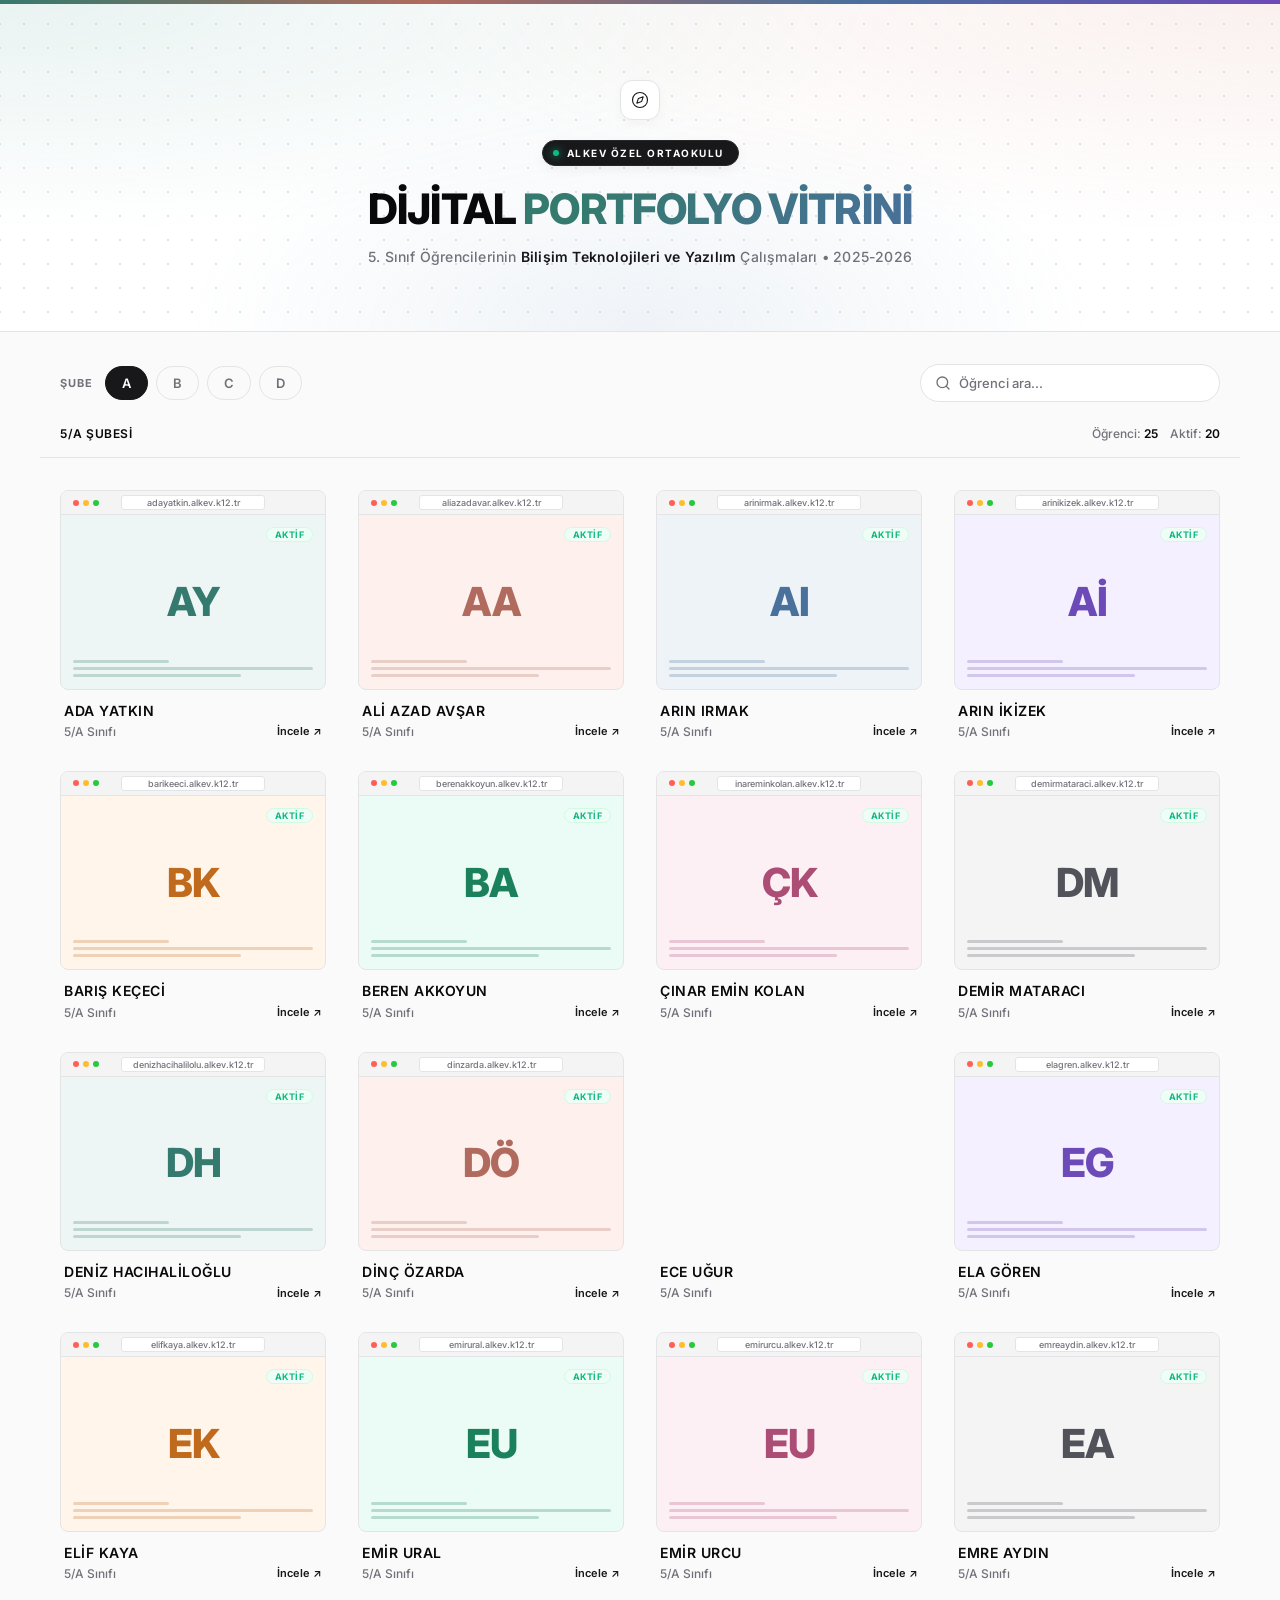
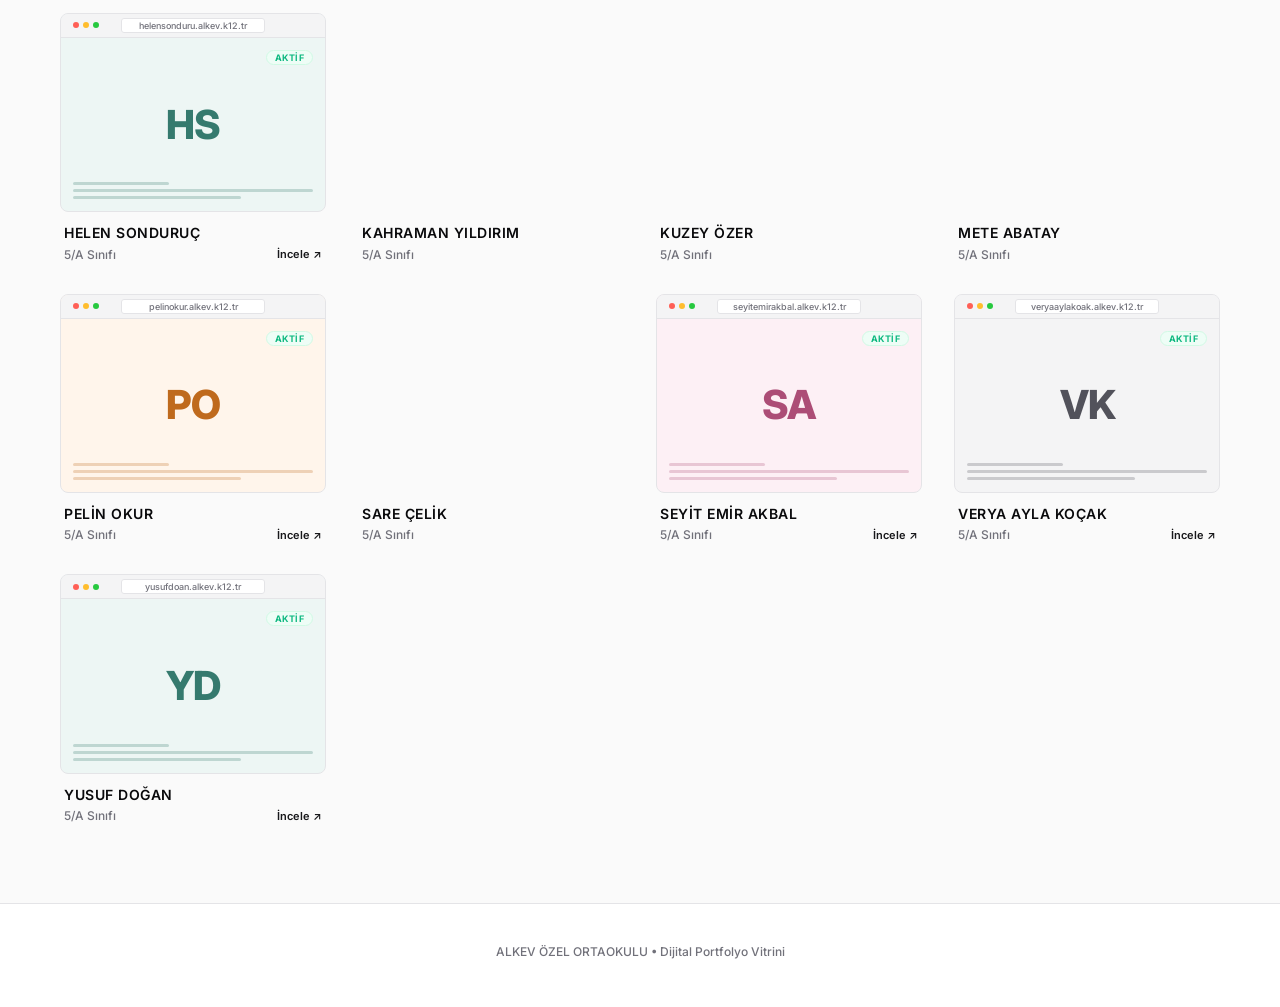
<file: portolio.html>
<!DOCTYPE html>
<html lang="tr">
<head>
    <meta charset="UTF-8">
    <meta name="viewport" content="width=device-width, initial-scale=1.0">
    <title>ALKEV - Dijital Portfolyo</title>
    <link href="https://fonts.googleapis.com/css2?family=Inter:wght@400;500;600;700;800&display=swap" rel="stylesheet">
    <style>
        * { margin: 0; padding: 0; box-sizing: border-box; }

        :root {
            --bg: #fafafa;
            --card-bg: #ffffff;
            --text: #09090b;
            --text-muted: #71717a;
            --border: #e4e4e7;
            
            /* SiteInspire style soft visual mockups */
            --preview-bg-1: #edf6f4; --preview-text-1: #357a6e;
            --preview-bg-2: #fdf0ed; --preview-text-2: #b06b5e;
            --preview-bg-3: #eef3f7; --preview-text-3: #4a709c;
            --preview-bg-4: #f5f0ff; --preview-text-4: #6c4bb8;
            --preview-bg-5: #fff5eb; --preview-text-5: #bf6a1d;
            --preview-bg-6: #ebfbf5; --preview-text-6: #1b805c;
            --preview-bg-7: #fdf0f5; --preview-text-7: #ac4d76;
            --preview-bg-8: #f4f4f5; --preview-text-8: #52525b;
        }

        body {
            font-family: 'Inter', sans-serif;
            background: var(--bg);
            color: var(--text);
            min-height: 100vh;
            display: flex;
            flex-direction: column;
        }

        /* HEADER */
        .header {
            background-color: #ffffff;
            background-image: 
                radial-gradient(at 0% 0%, rgba(74, 157, 142, 0.12) 0px, transparent 50%),
                radial-gradient(at 100% 0%, rgba(212, 137, 122, 0.12) 0px, transparent 50%),
                radial-gradient(at 50% 100%, rgba(123, 157, 191, 0.12) 0px, transparent 50%),
                radial-gradient(#e4e4e7 1.5px, transparent 1.5px);
            background-size: 100% 100%, 100% 100%, 100% 100%, 24px 24px;
            background-position: 0 0, 0 0, 0 0, 12px 12px;
            border-bottom: 1px solid var(--border);
            padding: 80px 20px 64px;
            text-align: center;
            position: relative;
            overflow: hidden;
        }
        .header::before {
            content: '';
            position: absolute;
            top: 0; left: 0; right: 0;
            height: 4px;
            background: linear-gradient(90deg, #357a6e, #b06b5e, #4a709c, #6c4bb8);
        }
        .header-icon-wrap {
            margin-bottom: 20px;
            display: flex;
            justify-content: center;
        }
        .header-icon {
            color: #18181b;
            background: #ffffff;
            padding: 10px;
            border-radius: 12px;
            border: 1px solid var(--border);
            box-shadow: 0 4px 12px rgba(0, 0, 0, 0.03);
            transition: transform 0.3s ease, border-color 0.3s ease, box-shadow 0.3s ease;
            cursor: pointer;
        }
        .header-icon:hover {
            transform: rotate(45deg);
            border-color: #a1a1aa;
            box-shadow: 0 6px 16px rgba(0, 0, 0, 0.06);
        }
        .header .school-tag {
            font-size: 10px;
            font-weight: 700;
            color: #ffffff;
            background: #18181b;
            border: 1px solid #27272a;
            padding: 6px 14px 6px 24px;
            border-radius: 9999px;
            letter-spacing: 1.5px;
            text-transform: uppercase;
            margin-bottom: 20px;
            display: inline-block;
            position: relative;
            box-shadow: 0 4px 12px rgba(0, 0, 0, 0.05);
        }
        .header .school-tag::before {
            content: '';
            position: absolute;
            left: 10px;
            top: 50%;
            transform: translateY(-50%);
            width: 6px;
            height: 6px;
            background: #10b981;
            border-radius: 50%;
            box-shadow: 0 0 8px #10b981;
            animation: pulse 2s infinite;
        }
        @keyframes pulse {
            0% { opacity: 0.6; transform: translateY(-50%) scale(0.9); }
            50% { opacity: 1; transform: translateY(-50%) scale(1.2); }
            100% { opacity: 0.6; transform: translateY(-50%) scale(0.9); }
        }
        .header h1 {
            font-size: clamp(28px, 4.5vw, 42px);
            font-weight: 800;
            letter-spacing: -0.02em;
            margin-bottom: 14px;
            color: #09090b;
            line-height: 1.1;
        }
        .header h1 span {
            background: linear-gradient(135deg, #357a6e 20%, #4a709c 100%);
            -webkit-background-clip: text;
            -webkit-text-fill-color: transparent;
        }
        .header p {
            font-size: 14px;
            color: var(--text-muted);
            font-weight: 500;
            letter-spacing: 0.2px;
            max-width: 600px;
            margin: 0 auto;
            line-height: 1.5;
        }
        .header p strong {
            color: #18181b;
            font-weight: 600;
        }

        /* NAVIGATION & SEARCH CONTAINER */
        .nav-section {
            max-width: 1200px;
            width: 100%;
            margin: 32px auto 0;
            padding: 0 20px;
            display: flex;
            flex-wrap: wrap;
            gap: 24px;
            justify-content: space-between;
            align-items: center;
        }
        
        .filters-container {
            display: flex;
            flex-wrap: wrap;
            gap: 24px;
            align-items: center;
        }

        .filter-group {
            display: flex;
            align-items: center;
            gap: 12px;
        }
        
        .filter-label {
            font-size: 11px;
            font-weight: 700;
            color: var(--text-muted);
            letter-spacing: 1px;
            text-transform: uppercase;
        }

        .grade-tabs, .section-tabs {
            display: flex;
            gap: 8px;
        }

        .grade-btn, .section-btn {
            font-family: 'Inter', sans-serif;
            font-size: 13px;
            font-weight: 600;
            padding: 8px 16px;
            border-radius: 9999px;
            border: 1px solid var(--border);
            background: transparent;
            color: var(--text-muted);
            cursor: pointer;
            transition: all 0.2s ease;
        }
        
        .grade-btn:hover, .section-btn:hover {
            background: #f4f4f5;
            border-color: #d4d4d8;
            color: var(--text);
        }

        .grade-btn.active, .section-btn.active {
            background: #18181b;
            border-color: #18181b;
            color: #ffffff;
        }

        /* SEARCH */
        .search-wrap {
            width: 100%;
            max-width: 300px;
            position: relative;
        }
        .search-box {
            width: 100%;
            padding: 10px 16px 10px 38px;
            border: 1px solid var(--border);
            border-radius: 9999px;
            font-family: 'Inter', sans-serif;
            font-size: 13px;
            font-weight: 500;
            color: var(--text);
            outline: none;
            background: #ffffff url("data:image/svg+xml,%3Csvg xmlns='http://www.w3.org/2000/svg' width='16' height='16' viewBox='0 0 24 24' fill='none' stroke='%2371717a' stroke-width='2' stroke-linecap='round' stroke-linejoin='round'%3E%3Ccircle cx='11' cy='11' r='8'/%3E%3Cpath d='m21 21-4.3-4.3'/%3E%3C/svg%3E") 14px center no-repeat;
            transition: border-color 0.2s, box-shadow 0.2s;
        }
        .search-box::placeholder { color: var(--text-muted); }
        .search-box:focus {
            border-color: #18181b;
            box-shadow: 0 0 0 2px rgba(24, 24, 27, 0.08);
        }

        /* STATS */
        .stats-bar {
            max-width: 1200px;
            width: 100%;
            margin: 24px auto 0;
            padding: 0 20px;
            display: flex;
            justify-content: space-between;
            align-items: center;
            border-bottom: 1px solid var(--border);
            padding-bottom: 16px;
            font-size: 12px;
            color: var(--text-muted);
            font-weight: 500;
        }
        .stats-title {
            font-weight: 600;
            color: var(--text);
            text-transform: uppercase;
            letter-spacing: 0.5px;
        }
        .stats-pills {
            display: flex;
            gap: 12px;
        }
        .pill {
            font-weight: 500;
        }
        .pill span {
            font-weight: 600;
            color: var(--text);
        }

        /* CARDS */
        .cards-wrap {
            max-width: 1200px;
            width: 100%;
            margin: 0 auto;
            padding: 32px 20px 80px;
            flex-grow: 1;
        }
        .cards-grid {
            display: grid;
            grid-template-columns: repeat(auto-fill, minmax(260px, 1fr));
            gap: 32px;
        }

        .portfolio-card {
            text-decoration: none;
            color: inherit;
            display: flex;
            flex-direction: column;
            cursor: pointer;
            transition: transform 0.25s ease;
            opacity: 0;
            animation: fadeIn 0.4s forwards ease-out;
        }
        
        .portfolio-card.disabled {
            cursor: default;
            pointer-events: none;
        }
        
        .portfolio-card:hover .card-preview {
            border-color: #a1a1aa;
            box-shadow: 0 12px 24px rgba(0, 0, 0, 0.04);
        }
        
        .portfolio-card:hover .card-title {
            color: #000000;
            text-decoration: underline;
        }

        @keyframes fadeIn {
            from { opacity: 0; transform: translateY(16px); }
            to { opacity: 1; transform: translateY(0); }
        }

        .card-preview {
            aspect-ratio: 4 / 3;
            width: 100%;
            border: 1px solid var(--border);
            border-radius: 8px;
            overflow: hidden;
            position: relative;
            display: flex;
            flex-direction: column;
            background-color: #f4f4f5;
            transition: border-color 0.25s, box-shadow 0.25s;
        }

        .portfolio-card.disabled .card-preview {
            opacity: 0.6;
        }

        /* Browser Chrome header */
        .browser-chrome {
            height: 24px;
            background: #f4f4f5;
            border-bottom: 1px solid var(--border);
            display: flex;
            align-items: center;
            padding: 0 12px;
            gap: 8px;
            position: relative;
            user-select: none;
        }
        .browser-dots {
            display: flex;
            gap: 4px;
            position: absolute;
            left: 12px;
            top: 50%;
            transform: translateY(-50%);
        }
        .dot {
            width: 6px;
            height: 6px;
            border-radius: 50%;
        }
        .dot-red { background: #ff5f56; }
        .dot-yellow { background: #ffbd2e; }
        .dot-green { background: #27c93f; }

        .browser-address {
            font-size: 9px;
            color: var(--text-muted);
            background: #ffffff;
            border: 1px solid var(--border);
            border-radius: 3px;
            padding: 1px 8px;
            margin: 0 auto;
            width: 60%;
            max-width: 180px;
            text-align: center;
            white-space: nowrap;
            overflow: hidden;
            text-overflow: ellipsis;
            font-weight: 500;
        }

        .browser-body {
            flex-grow: 1;
            display: flex;
            flex-direction: column;
            align-items: center;
            justify-content: center;
            position: relative;
            padding: 16px;
        }

        .preview-initials {
            font-family: 'Inter', sans-serif;
            font-size: 40px;
            font-weight: 800;
            letter-spacing: -1px;
            line-height: 1;
            text-transform: uppercase;
        }

        .preview-mock-lines {
            position: absolute;
            bottom: 12px;
            left: 12px;
            right: 12px;
            display: flex;
            flex-direction: column;
            gap: 4px;
            opacity: 0.25;
        }
        .mock-line {
            height: 3px;
            background-color: currentColor;
            border-radius: 2px;
            width: 100%;
        }
        .mock-line.short { width: 40%; }
        .mock-line.medium { width: 70%; }

        .status-badge {
            position: absolute;
            top: 36px;
            right: 12px;
            font-size: 9px;
            font-weight: 700;
            padding: 1px 8px;
            border-radius: 9999px;
            text-transform: uppercase;
            letter-spacing: 0.5px;
            border: 1px solid transparent;
        }
        .status-badge.active {
            background: #eefdf6;
            color: #10b981;
            border-color: #d1fae5;
        }
        .status-badge.pending {
            background: #f4f4f5;
            color: #71717a;
            border-color: #e4e4e7;
        }

        .card-info {
            margin-top: 12px;
            padding: 0 4px;
        }
        .card-title {
            font-size: 14px;
            font-weight: 600;
            color: var(--text);
            margin-bottom: 4px;
            text-transform: uppercase;
            letter-spacing: 0.5px;
            line-height: 1.3;
            transition: color 0.2s;
        }
        .card-meta {
            display: flex;
            justify-content: space-between;
            align-items: center;
            font-size: 12px;
            color: var(--text-muted);
            font-weight: 500;
        }
        .card-visit-link {
            font-size: 11px;
            font-weight: 600;
            color: #18181b;
        }

        /* CONFETTI PARTIKUL */
        .confetti-container {
            position: fixed;
            top: 0; left: 0;
            width: 100%; height: 100%;
            pointer-events: none;
            z-index: 9999;
            overflow: hidden;
        }
        .confetti {
            position: absolute;
            width: 10px; height: 10px;
            border-radius: 2px;
            animation: confettiFall 1.2s cubic-bezier(0.25,0.46,0.45,0.94) forwards;
            opacity: 0;
        }
        @keyframes confettiFall {
            0% { opacity: 1; transform: translateY(0) rotate(0deg) scale(1); }
            100% { opacity: 0; transform: translateY(120px) rotate(720deg) scale(0.3); }
        }

        /* NO RESULTS */
        .no-results {
            grid-column: 1 / -1;
            text-align: center;
            padding: 80px 20px;
            color: var(--text-muted);
            font-weight: 600;
            font-size: 14px;
            background: #ffffff;
            border: 1px solid var(--border);
            border-radius: 8px;
        }
        .no-results .nr-icon { font-size: 40px; margin-bottom: 12px; display: block; }

        /* FOOTER */
        .footer {
            text-align: center;
            padding: 40px 20px 48px;
            font-size: 12px;
            color: var(--text-muted);
            font-weight: 500;
            border-top: 1px solid var(--border);
            background: #ffffff;
        }
        .footer a { color: var(--text); text-decoration: underline; font-weight: 600; }

        /* RESPONSIVE */
        @media (max-width: 768px) {
            .nav-section {
                flex-direction: column;
                align-items: stretch;
                gap: 16px;
            }
            .search-wrap {
                max-width: none;
            }
        }
        @media (max-width: 640px) {
            .header { padding: 40px 16px 32px; }
            .filters-container { gap: 16px; }
            .filter-group { flex-direction: column; align-items: flex-start; gap: 8px; width: 100%; }
            .grade-tabs, .section-tabs { width: 100%; justify-content: space-between; }
            .grade-btn, .section-btn { flex-grow: 1; text-align: center; padding: 8px 10px; }
            .cards-grid { grid-template-columns: repeat(auto-fill, minmax(220px, 1fr)); gap: 20px; }
            .stats-bar { flex-direction: column; gap: 8px; align-items: flex-start; }
        }
    </style>
</head>
<body>

<header class="header">
    <div class="header-icon-wrap">
        <svg class="header-icon" xmlns="http://www.w3.org/2000/svg" width="40" height="40" viewBox="0 0 24 24" fill="none" stroke="currentColor" stroke-width="1.5" stroke-linecap="round" stroke-linejoin="round">
            <circle cx="12" cy="12" r="10"/>
            <polygon points="16.24 7.76 14.12 14.12 7.76 16.24 9.88 9.88 16.24 7.76"/>
        </svg>
    </div>
    <div class="school-tag">ALKEV ÖZEL ORTAOKULU</div>
    <h1>DİJİTAL <span>PORTFOLYO VİTRİNİ</span></h1>
    <p>5. Sınıf Öğrencilerinin <strong>Bilişim Teknolojileri ve Yazılım</strong> Çalışmaları &bull; 2025-2026</p>
</header>

<div class="nav-section">
    <div class="filters-container">
        <div class="filter-group">
            <span class="filter-label">Şube</span>
            <div class="section-tabs" id="sectionTabs"></div>
        </div>
    </div>
    <div class="search-wrap">
        <input type="text" class="search-box" id="searchBox" placeholder="Öğrenci ara..." oninput="onSearch()">
    </div>
</div>

<div class="stats-bar" id="statsBar"></div>

<div class="cards-wrap">
    <div class="cards-grid" id="grid"></div>
</div>

<div class="footer">ALKEV ÖZEL ORTAOKULU &bull; Dijital Portfolyo Vitrini</div>

<script>
const data = {
    "5A": [
        {n:"ADA YATKIN",u:"https://sites.google.com/stu.alkev.k12.tr/adayatkn/ana-sayfa?authuser=0"},
        {n:"AL\u0130 AZAD AV\u015eAR",u:"https://sites.google.com/stu.alkev.k12.tr/ali-azad-avar/ana-sayfa?authuser=0"},
        {n:"ARIN IRMAK",u:"https://sites.google.com/stu.alkev.k12.tr/arn-rmak/ana-sayfa?authuser=0"},
        {n:"ARIN \u0130K\u0130ZEK",u:"https://sites.google.com/stu.alkev.k12.tr/arin-ikizek/ana-sayfa?authuser=0"},
        {n:"BARI\u015e KE\u00c7EC\u0130",u:"https://sites.google.com/stu.alkev.k12.tr/baris-kececi/ana-sayfa?authuser=0"},
        {n:"BEREN AKKOYUN",u:"https://sites.google.com/stu.alkev.k12.tr/berenakkoyun/ana-sayfa?authuser=0"},
        {n:"\u00c7INAR EM\u0130N KOLAN",u:"https://sites.google.com/stu.alkev.k12.tr/nareminkolan/ana-sayfa?authuser=0"},
        {n:"DEM\u0130R MATARACI",u:"https://sites.google.com/stu.alkev.k12.tr/demir-mataraci/ana-sayfa?authuser=0"},
        {n:"DEN\u0130Z HACIHAL\u0130LO\u011eLU",u:"https://sites.google.com/stu.alkev.k12.tr/denizhachalilolu/ana-sayfa?authuser=0"},
        {n:"D\u0130N\u00c7 \u00d6ZARDA",u:"https://sites.google.com/stu.alkev.k12.tr/din-zarda/ana-sayfa?authuser=0"},
        {n:"ECE U\u011eUR",u:null},
        {n:"ELA G\u00d6REN",u:"https://sites.google.com/stu.alkev.k12.tr/ela-gren/ana-sayfa?authuser=0"},
        {n:"EL\u0130F KAYA",u:"https://sites.google.com/stu.alkev.k12.tr/elif-kaya/ana-sayfa?authuser=0"},
        {n:"EM\u0130R URAL",u:"https://sites.google.com/stu.alkev.k12.tr/emir-ural/ana-sayfa?authuser=0"},
        {n:"EM\u0130R URCU",u:"https://sites.google.com/stu.alkev.k12.tr/emir-urcu/ana-sayfa?authuser=0"},
        {n:"EMRE AYDIN",u:"https://sites.google.com/stu.alkev.k12.tr/emre-aydn/ana-sayfa?authuser=0"},
        {n:"HELEN SONDURU\u00c7",u:"https://sites.google.com/stu.alkev.k12.tr/helensonduruc/ana-sayfa?authuser=0"},
        {n:"KAHRAMAN YILDIRIM",u:null},
        {n:"KUZEY \u00d6ZER",u:null},
        {n:"METE ABATAY",u:null},
        {n:"PEL\u0130N OKUR",u:"https://sites.google.com/stu.alkev.k12.tr/pelin-okur/ana-sayfa?authuser=0"},
        {n:"SARE \u00c7EL\u0130K",u:null},
        {n:"SEY\u0130T EM\u0130R AKBAL",u:"https://sites.google.com/stu.alkev.k12.tr/seyit-emir-akbal/ana-sayfa?authuser=0"},
        {n:"VERYA AYLA KO\u00c7AK",u:"https://sites.google.com/stu.alkev.k12.tr/verasites/ana-sayfa?authuser=0"},
        {n:"YUSUF DO\u011eAN",u:"https://sites.google.com/stu.alkev.k12.tr/yusuf-doan/ana-sayfa?authuser=0"}
    ],
    "5B": [
        {n:"ARYA K\u00dc\u00c7\u00dcK",u:"https://sites.google.com/stu.alkev.k12.tr/arya-kucuk/ana-sayfa?authuser=0"},
        {n:"ATLAS AK\u00c7AY",u:"https://sites.google.com/stu.alkev.k12.tr/atlas/ana-sayfa?authuser=0"},
        {n:"AYAZ Y\u00dcREKL\u0130ER",u:"https://sites.google.com/stu.alkev.k12.tr/ayazyureklier/ana-sayfa?authuser=0"},
        {n:"BADE BULUTSUZ",u:"https://sites.google.com/stu.alkev.k12.tr/badebulutsuz/ana-sayfa?authuser=0"},
        {n:"BATUHAN \u00c7INAR",u:"https://sites.google.com/stu.alkev.k12.tr/batuhan-cinar/ana-sayfa?authuser=0"},
        {n:"BORA PARS K\u00d6KSAL",u:"https://sites.google.com/stu.alkev.k12.tr/boraparskoksal/ana-sayfa?authuser=0"},
        {n:"CEMRE B\u0130\u00c7ER",u:"https://sites.google.com/stu.alkev.k12.tr/cemre-bicer/ana-sayfa?authuser=0"},
        {n:"DEN\u0130Z H\u00dcNKAR AYDINDAG",u:"https://sites.google.com/stu.alkev.k12.tr/deniz-hunkar-aydndag/ana-sayfa?authuser=0"},
        {n:"DER\u0130N G\u00dcZEL",u:"https://sites.google.com/stu.alkev.k12.tr/derin-gzel/ana-sayfa?authuser=0"},
        {n:"EBRU KURT",u:"https://sites.google.com/stu.alkev.k12.tr/ebru/ana-sayfa?authuser=0"},
        {n:"EL\u0130F BADE \u00c7AKIRCA",u:"https://sites.google.com/stu.alkev.k12.tr/elifbadecakirca/ana-sayfa?authuser=0"},
        {n:"EL\u0130S MELEK \u00d6Z",u:"https://sites.google.com/stu.alkev.k12.tr/elismelekoz/ana-sayfa?authuser=0"},
        {n:"EMRE AYDIN",u:"https://sites.google.com/stu.alkev.k12.tr/emre-aydin/ana-sayfa?authuser=0"},
        {n:"ERK ARUN",u:"https://sites.google.com/stu.alkev.k12.tr/erkarun/ana-sayfa?authuser=0"},
        {n:"G\u00dcL D\u0130NDAR",u:null},
        {n:"HAKAN TUNA TURGUT",u:null},
        {n:"I\u015eIL R\u00dcYA K\u00dc\u00c7\u00dcK\u00d6MER",u:"https://sites.google.com/stu.alkev.k12.tr/isilruyakucukomer/ana-sayfa?authuser=0"},
        {n:"KUZEY BA\u015e",u:"https://sites.google.com/stu.alkev.k12.tr/kuzeybas/ana-sayfa?authuser=0"},
        {n:"SAL\u0130H KEREM \u00d6ZKA\u015e",u:"https://sites.google.com/stu.alkev.k12.tr/salihkeremozkas/ana-sayfa?authuser=0"},
        {n:"SEDEF \u00d6ZER",u:"https://sites.google.com/stu.alkev.k12.tr/sedef-ozerr/ana-sayfa?authuser=0"},
        {n:"SEL\u0130M ACAR",u:"https://sites.google.com/stu.alkev.k12.tr/selimacar/ana-sayfa?authuser=0"},
        {n:"TAH\u0130R AKG\u00dcL",u:"https://sites.google.com/stu.alkev.k12.tr/tahir-akgl/ana-sayfa?authuser=0"},
        {n:"ULA\u015e BALCI",u:"https://sites.google.com/stu.alkev.k12.tr/ulasbalci/ana-sayfa?authuser=0"},
        {n:"URAZ TOPDEM\u0130R",u:"https://sites.google.com/stu.alkev.k12.tr/uraztopdemir/ana-sayfa?authuser=0"},
        {n:"ZEYNEP SERDAR",u:"https://sites.google.com/stu.alkev.k12.tr/zeynep/ana-sayfa?authuser=0"}
    ],
    "5C": [
        {n:"ATA T\u00dcRKYILMAZ",u:"https://sites.google.com/stu.alkev.k12.tr/ata-trkyilmaz/ana-sayfa?authuser=0"},
        {n:"AZRA AYDO\u011eAN",u:"https://sites.google.com/stu.alkev.k12.tr/azra-aydoan/ana-sayfa?authuser=0"},
        {n:"BULUT Y\u0130\u011e\u0130T YILDIRIM",u:"https://sites.google.com/stu.alkev.k12.tr/bulutyiityildirim/ana-sayfa?authuser=0"},
        {n:"CAN ATE\u015e SA\u011eLAM",u:"https://sites.google.com/stu.alkev.k12.tr/canatesalam/ana-sayfa?authuser=0"},
        {n:"CESUR ATABEYO\u011eLU",u:"https://sites.google.com/stu.alkev.k12.tr/cesur-atabeyoglu/ana-sayfa?authuser=0"},
        {n:"DAMRA G\u00d6KALP",u:"https://sites.google.com/stu.alkev.k12.tr/damra-gkalp/ana-sayfa?authuser=0"},
        {n:"DEM\u0130R SAROVA",u:"https://sites.google.com/stu.alkev.k12.tr/demirsarova/ana-sayfa?authuser=0"},
        {n:"DEN\u0130Z \u015e\u0130RE",u:"https://sites.google.com/stu.alkev.k12.tr/deniz-sire/ana-sayfa?authuser=0"},
        {n:"DER\u0130N KO\u00c7AN",u:"https://sites.google.com/stu.alkev.k12.tr/derin-kocan/ana-sayfa?authuser=0"},
        {n:"EL\u0130F G\u00dcNEYSEL",u:"https://sites.google.com/stu.alkev.k12.tr/elif-guneysel/ana-sayfa?authuser=0"},
        {n:"\u0130PEK G\u00d6RG\u00dcL\u00dc",u:"https://sites.google.com/stu.alkev.k12.tr/ipek-grgl/ana-sayfa?authuser=0"},
        {n:"MELDA SUADA G\u00d6RMEZ",u:"https://sites.google.com/stu.alkev.k12.tr/suadagormez12/ana-sayfa?authuser=0"},
        {n:"MEL\u0130NDA ASLANDO\u011eAN",u:"https://sites.google.com/stu.alkev.k12.tr/melindaaslandoan/ana-sayfa?authuser=0"},
        {n:"MEL\u0130S SOYLU",u:"https://sites.google.com/stu.alkev.k12.tr/melis-soylu/ana-sayfa?authuser=0"},
        {n:"NESL\u0130\u015eAH LARA DOLU",u:"https://sites.google.com/stu.alkev.k12.tr/nesliah-lara-dolu/ana-sayfa?authuser=0"},
        {n:"\u00d6MER CAN \u015eAH\u0130N",u:"https://sites.google.com/stu.alkev.k12.tr/omer-can/ana-sayfa?authuser=0"},
        {n:"SA\u0130T DEM\u0130R TANRIVERD\u0130",u:"https://sites.google.com/stu.alkev.k12.tr/saitdemirtanrverdi/ana-sayfa?authuser=0"},
        {n:"SEDAT EM\u0130R TEBER",u:"https://sites.google.com/stu.alkev.k12.tr/sedatemirteber/ana-sayfa?authuser=0"},
        {n:"YAMAN G\u00dcRKAYA",u:"https://sites.google.com/stu.alkev.k12.tr/yaman-grkaya/ana-sayfa?authuser=0"},
        {n:"MEL\u0130S M\u0130RA YORGUN",u:"https://sites.google.com/stu.alkev.k12.tr/melismirayorgun/ana-sayfa?authuser=0"},
        {n:"TOLGA ALKAN",u:"https://sites.google.com/stu.alkev.k12.tr/tolgaalkan/ana-sayfa?authuser=0"},
        {n:"GENAR \u00c7EL\u0130K",u:"https://sites.google.com/stu.alkev.k12.tr/genar-celik/ana-sayfa?authuser=0"},
        {n:"AL\u0130 MUH\u0130TT\u0130N YAZICILAR",u:"https://sites.google.com/stu.alkev.k12.tr/alimuhittin/ana-sayfa?authuser=0"},
        {n:"AHMET C\u0130HAN D\u00d6LEK",u:"https://sites.google.com/stu.alkev.k12.tr/ahmetcihandlek1/ana-sayfa?authuser=0"},
        {n:"\u00c7INAR \u00c7EL\u0130K",u:"https://sites.google.com/stu.alkev.k12.tr/narelik/ana-sayfa?authuser=0"}
    ],
    "5D": [
        {n:"ADNAN MENDERES ERT\u00dcRK",u:"http://sites.google.com/stu.alkev.k12.tr/adnan-menderes/ana-sayfa?authuser=0"},
        {n:"AL\u0130 EFE KARATA\u015e",u:"https://sites.google.com/stu.alkev.k12.tr/ali-efe-karata/ana-sayfa?authuser=0"},
        {n:"AL\u0130 MERT \u00d6RNAL",u:"https://sites.google.com/stu.alkev.k12.tr/alimert-rnal/ana-sayfa?authuser=0"},
        {n:"ASLAN ARSLAN",u:"https://sites.google.com/stu.alkev.k12.tr/aslanarslan/ana-sayfa?authuser=0"},
        {n:"BEREN TALAY",u:"https://sites.google.com/stu.alkev.k12.tr/beren-talay/ana-sayfa?authuser=0"},
        {n:"D\u0130LEK SARE BA\u015eBU\u011e",u:"https://sites.google.com/stu.alkev.k12.tr/dilek-sare-babu/ana-sayfa?authuser=0"},
        {n:"DORUK HAKAN G\u00d6REN",u:"https://sites.google.com/stu.alkev.k12.tr/dorukhakangren/ana-sayfa?authuser=0"},
        {n:"EGE SAMANCI",u:"https://sites.google.com/stu.alkev.k12.tr/ege-samanci/ana-sayfa?authuser=0"},
        {n:"EKREM VARLIK",u:"https://sites.google.com/stu.alkev.k12.tr/ekrem-varlik/ana-sayfa?authuser=0"},
        {n:"EL\u0130F M\u0130NA C\u0130HANG\u0130R",u:"https://sites.google.com/stu.alkev.k12.tr/minacihangir/ana-sayfa?authuser=0"},
        {n:"EL\u0130F ZEYNEP G\u00dcMR\u00dcK\u00c7\u00dcO\u011eLU",u:"https://sites.google.com/stu.alkev.k12.tr/elif-zeynep-gmrkolu/ana-sayfa?authuser=0"},
        {n:"EL\u0130S UYGUR",u:"https://sites.google.com/stu.alkev.k12.tr/elis-uygur-5d/ana-sayfa?authuser=0"},
        {n:"EM\u0130R ORU\u00c7",u:"https://sites.google.com/stu.alkev.k12.tr/emiroruc/ana-sayfa?authuser=0"},
        {n:"EREN BAKAN",u:"https://sites.google.com/stu.alkev.k12.tr/erenbakan/ana-sayfa?authuser=0"},
        {n:"ERTU\u011eRUL ORU\u00c7",u:"https://sites.google.com/stu.alkev.k12.tr/ertugrul-oruc/ana-sayfa?authuser=0"},
        {n:"G\u00dcNE\u015e ASAR",u:"https://sites.google.com/stu.alkev.k12.tr/gne-asar/ana-sayfa?authuser=0"},
        {n:"\u0130SMET RAUF K\u00dc\u00c7\u00dcKSOLAK",u:"https://sites.google.com/stu.alkev.k12.tr/ismetrauf/ana-sayfa?authuser=0"},
        {n:"KEREM \u0130LKENTAPAR",u:"https://sites.google.com/stu.alkev.k12.tr/keremilkentapar/ana-sayfa?authuser=0"},
        {n:"LAL N\u0130LAY ALTINOVA",u:"https://sites.google.com/stu.alkev.k12.tr/ll-nilay-altinova/ana-sayfa?authuser=0"},
        {n:"TOPRAK \u00d6NEL",u:"https://sites.google.com/stu.alkev.k12.tr/toprak/ana-sayfa?authuser=0"},
        {n:"TUANA CO\u015eKUN",u:"https://sites.google.com/stu.alkev.k12.tr/tuanacokun/ana-sayfa?authuser=0"},
        {n:"ULA\u015e BOZ",u:"https://sites.google.com/stu.alkev.k12.tr/ulaboz/ana-sayfa?authuser=0"},
        {n:"URAS SAROVA",u:"https://sites.google.com/stu.alkev.k12.tr/urassarova/ana-sayfa?authuser=0"},
        {n:"ZEYNEP EBRAR ELKATMI\u015e",u:"https://sites.google.com/stu.alkev.k12.tr/zeynepebrar-elkatmis/ana-sayfa?authuser=0"},
        {n:"ZEYNEP ECE GEN\u00c7O\u011eLU",u:"https://sites.google.com/stu.alkev.k12.tr/zeynep-ece-genolu/ana-sayfa?authuser=0"}
    ]
};
const confettiColors = ['#18181b', '#71717a', '#a1a1aa'];

let grade = 5, section = 'A';

function ini(n) { 
    const p = n.trim().split(' '); 
    return p.length === 1 ? p[0][0] : p[0][0] + p[p.length-1][0]; 
}

/* CONFETTI */
function spawnConfetti(x, y) {
    const container = document.createElement('div');
    container.className = 'confetti-container';
    document.body.appendChild(container);
    for (let i = 0; i < 18; i++) {
        const c = document.createElement('div');
        c.className = 'confetti';
        c.style.left = (x + (Math.random()-0.5) * 120) + 'px';
        c.style.top = (y - 10) + 'px';
        c.style.background = confettiColors[Math.floor(Math.random() * confettiColors.length)];
        c.style.animationDelay = (Math.random() * 0.15) + 's';
        c.style.animationDuration = (0.8 + Math.random() * 0.6) + 's';
        c.style.width = (6 + Math.random() * 8) + 'px';
        c.style.height = (6 + Math.random() * 8) + 'px';
        c.style.borderRadius = Math.random() > 0.5 ? '50%' : '2px';
        container.appendChild(c);
    }
    setTimeout(() => container.remove(), 1500);
}

/* 3D TILT EFFECT FOR CARD PREVIEWS */
function initTilt() {
    document.querySelectorAll('.portfolio-card:not(.disabled) .card-preview').forEach(card => {
        card.addEventListener('mousemove', e => {
            const rect = card.getBoundingClientRect();
            const x = e.clientX - rect.left;
            const y = e.clientY - rect.top;
            const cx = rect.width / 2;
            const cy = rect.height / 2;
            const rotateX = ((y - cy) / cy) * -4;
            const rotateY = ((x - cx) / cx) * 4;
            card.style.transform = 'perspective(600px) rotateX(' + rotateX + 'deg) rotateY(' + rotateY + 'deg) translateY(-2px)';
            card.style.boxShadow = '0 12px 24px rgba(0,0,0,0.06)';
        });
        card.addEventListener('mouseleave', () => {
            card.style.transform = '';
            card.style.boxShadow = '';
        });
    });
}

/* CONFETTI ON CARD CLICK */
function initConfetti() {
    document.querySelectorAll('.portfolio-card:not(.disabled)').forEach(btn => {
        btn.addEventListener('click', e => {
            spawnConfetti(e.clientX, e.clientY);
        });
    });
}


function selectSection(s) {
    section = s;
    document.getElementById('searchBox').value = '';
    document.querySelectorAll('.section-btn').forEach((b,i) => {
        b.className = 'section-btn' + (['A','B','C','D'][i]===s?' active':'');
    });
    render(); renderStats();
}

function onSearch() {
    render();
}

function renderSections() {
    document.getElementById('sectionTabs').innerHTML = ['A','B','C','D'].map(s =>
        '<button class="section-btn' + (s===section?' active':'') + '" onclick="selectSection(\'' + s + '\')">' + s + '</button>'
    ).join('');
}

function renderStats() {
    const students = data[grade+section] || [];
    const active = students.filter(s => s.u).length;
    document.getElementById('statsBar').innerHTML =
        '<div class="stats-title">' + grade + '/' + section + ' Şubesi</div>' +
        '<div class="stats-pills">' +
        '<span class="pill">Öğrenci: <span>' + students.length + '</span></span>' +
        '<span class="pill">Aktif: <span>' + active + '</span></span>' +
        '</div>';
}

function render() {
    const searchVal = (document.getElementById('searchBox').value || '').toUpperCase().trim();
    let students = data[grade+section] || [];
    if (searchVal) {
        students = students.filter(s => s.n.toUpperCase().includes(searchVal));
    }

    if (students.length === 0) {
        document.getElementById('grid').innerHTML =
            '<div class="no-results"><span class="nr-icon">🕵️‍♂️</span>Eşleşen sonuç bulunamadı</div>';
        return;
    }

    const sectionLabel = grade + '/' + section;
    document.getElementById('grid').innerHTML = students.map((s, i) => {
        const initials = ini(s.n);
        const hasUrl = !!s.u;
        const colorIndex = (i % 8) + 1;
        const previewBgColor = `var(--preview-bg-${colorIndex})`;
        const previewTextColor = `var(--preview-text-${colorIndex})`;
        
        const cardOpenTag = hasUrl 
            ? `<a href="${s.u}" target="_blank" rel="noopener" class="portfolio-card"`
            : `<div class="portfolio-card disabled"`;
        const cardCloseTag = hasUrl ? `</a>` : `</div>`;
        
        const statusBadge = hasUrl 
            ? `<span class="status-badge active">Aktif</span>` 
            : `<span class="status-badge pending">Hazırlanıyor</span>`;
            
        return `${cardOpenTag} style="animation-delay: ${i * 0.02}s">
            <div class="card-preview" style="background-color: ${previewBgColor}; color: ${previewTextColor};">
              <div class="browser-chrome">
                <div class="browser-dots">
                  <span class="dot dot-red"></span>
                  <span class="dot dot-yellow"></span>
                  <span class="dot dot-green"></span>
                </div>
                <div class="browser-address">${s.n.toLowerCase().replace(/[^a-z0-9]/g, "")}.alkev.k12.tr</div>
              </div>
              <div class="browser-body">
                <div class="preview-initials">${initials}</div>
                <div class="preview-mock-lines">
                  <div class="mock-line short"></div>
                  <div class="mock-line"></div>
                  <div class="mock-line medium"></div>
                </div>
              </div>
              ${statusBadge}
            </div>
            <div class="card-info">
              <h3 class="card-title">${s.n}</h3>
              <div class="card-meta">
                <span>${sectionLabel} Sınıfı</span>
                ${hasUrl ? `<span class="card-visit-link">İncele ↗</span>` : ''}
              </div>
            </div>
        ${cardCloseTag}`;
    }).join('');

    initTilt();
    initConfetti();
}

renderSections(); render(); renderStats();
</script>
</body>
</html>
</file>
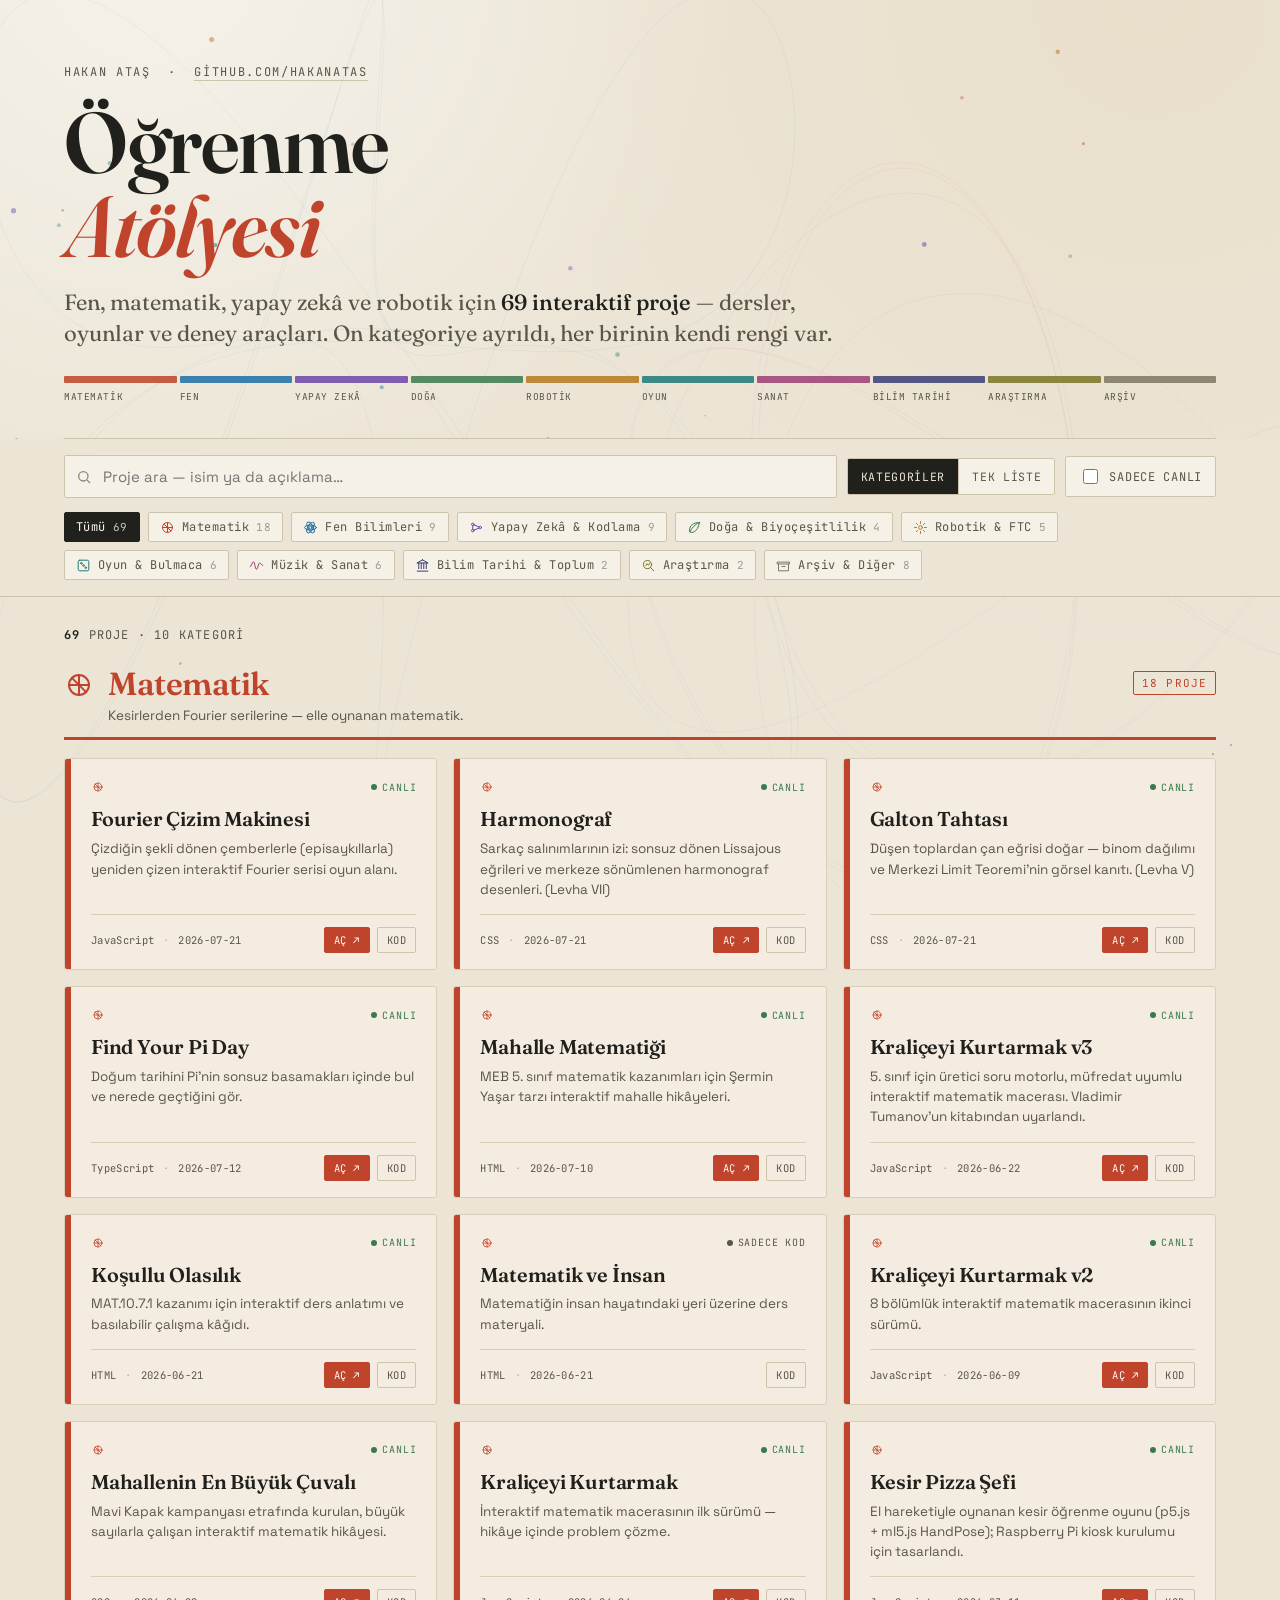
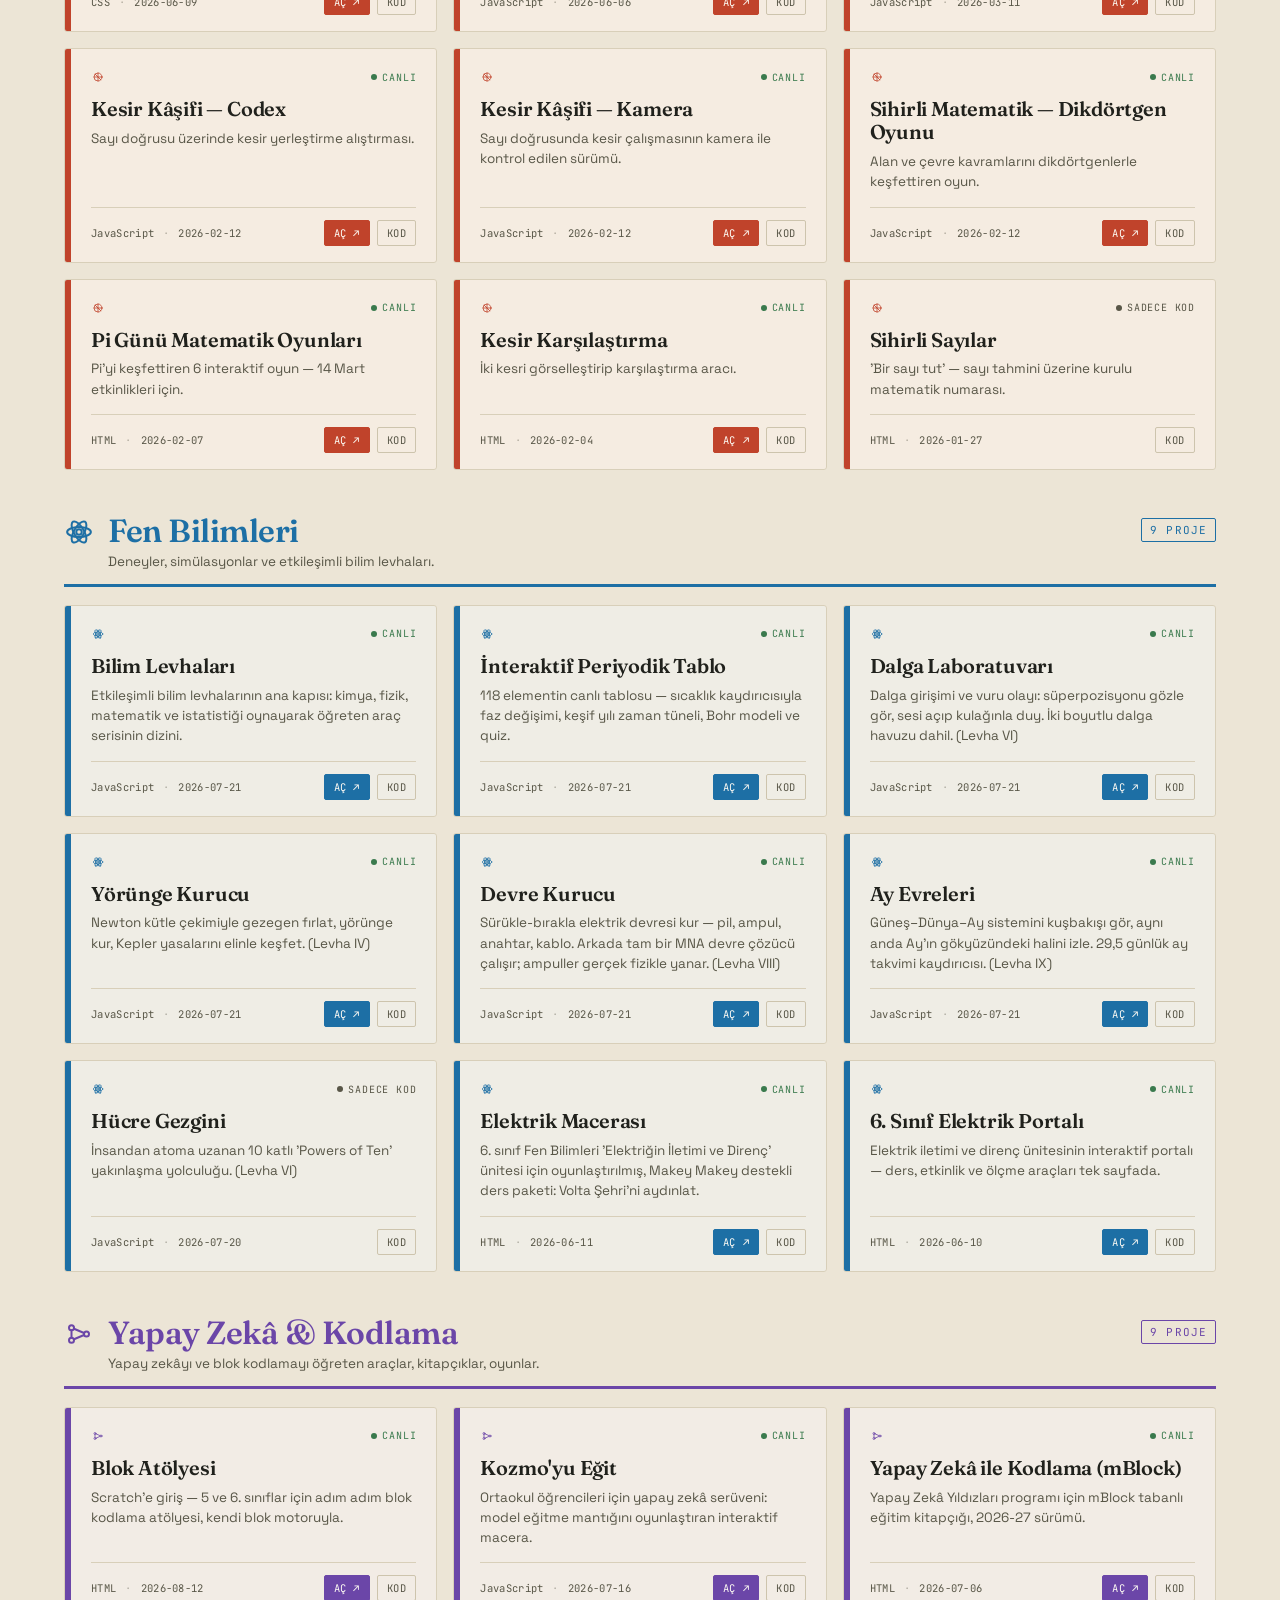
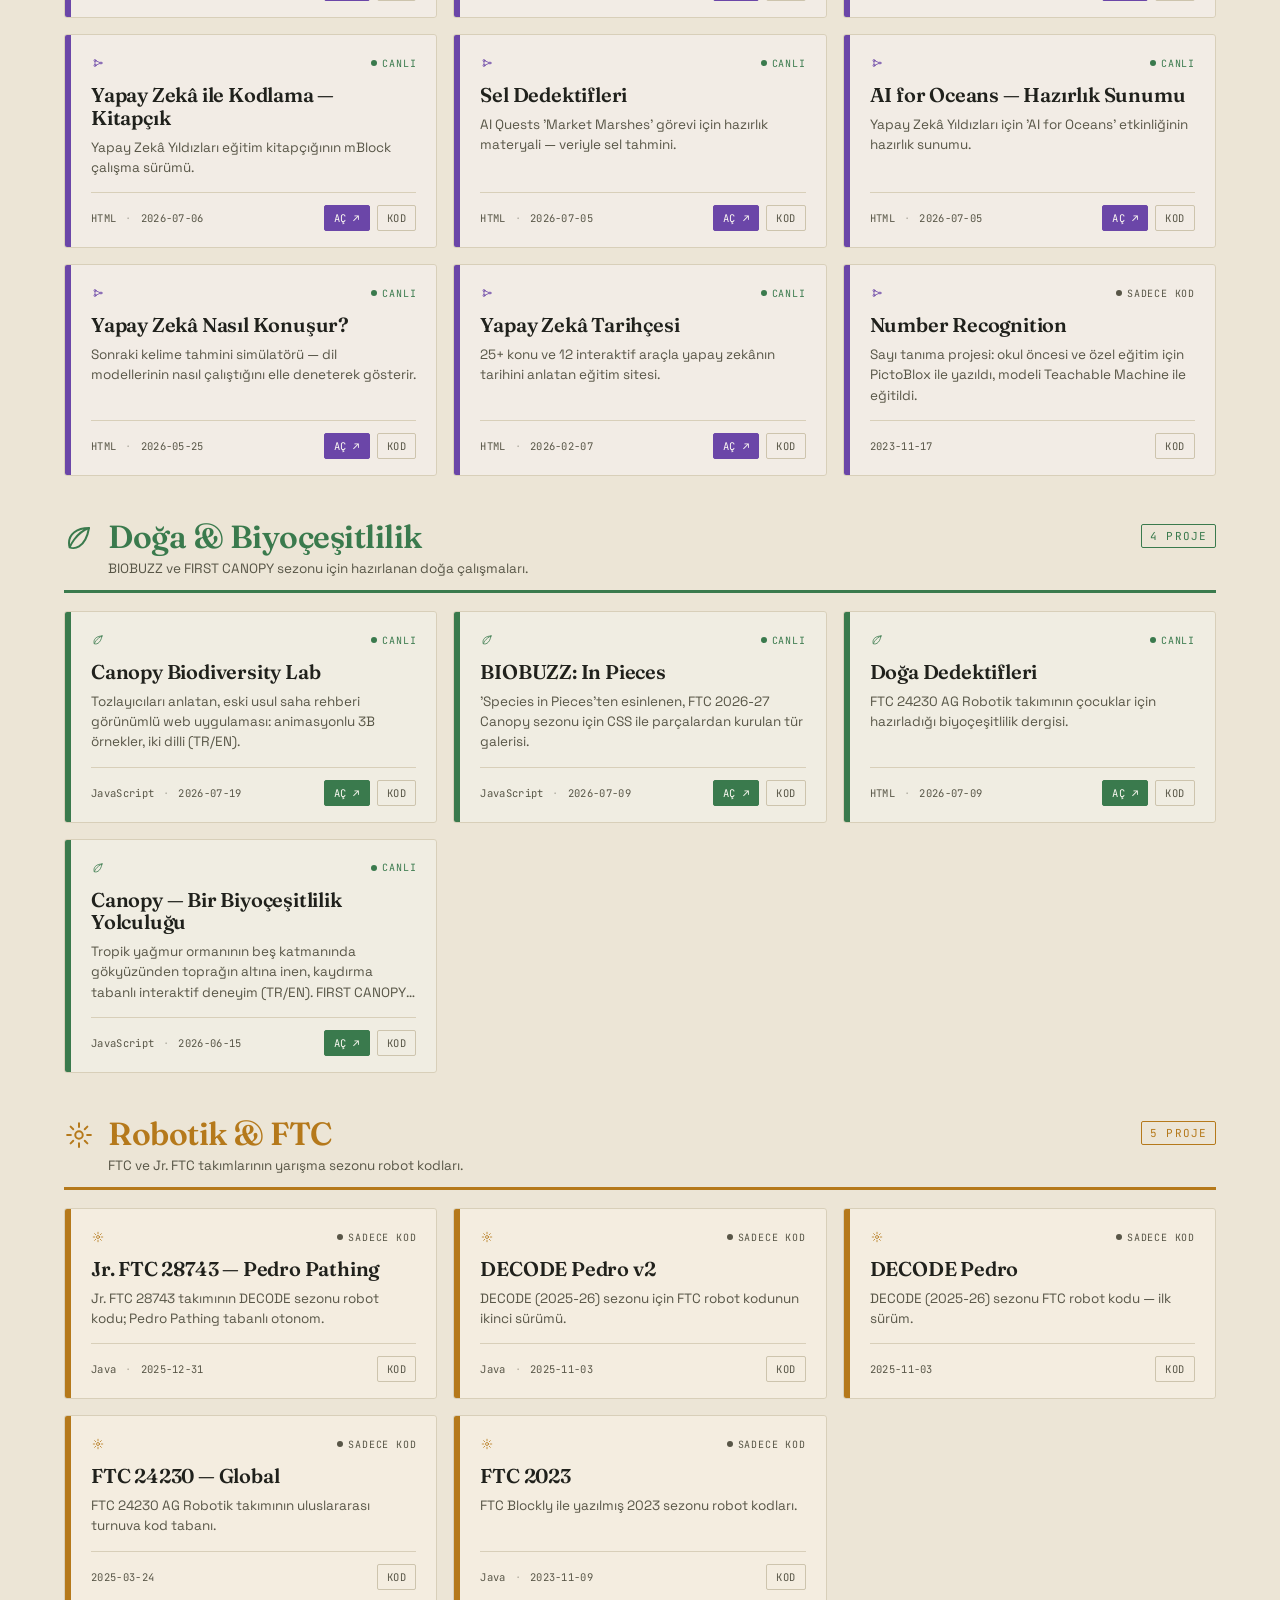
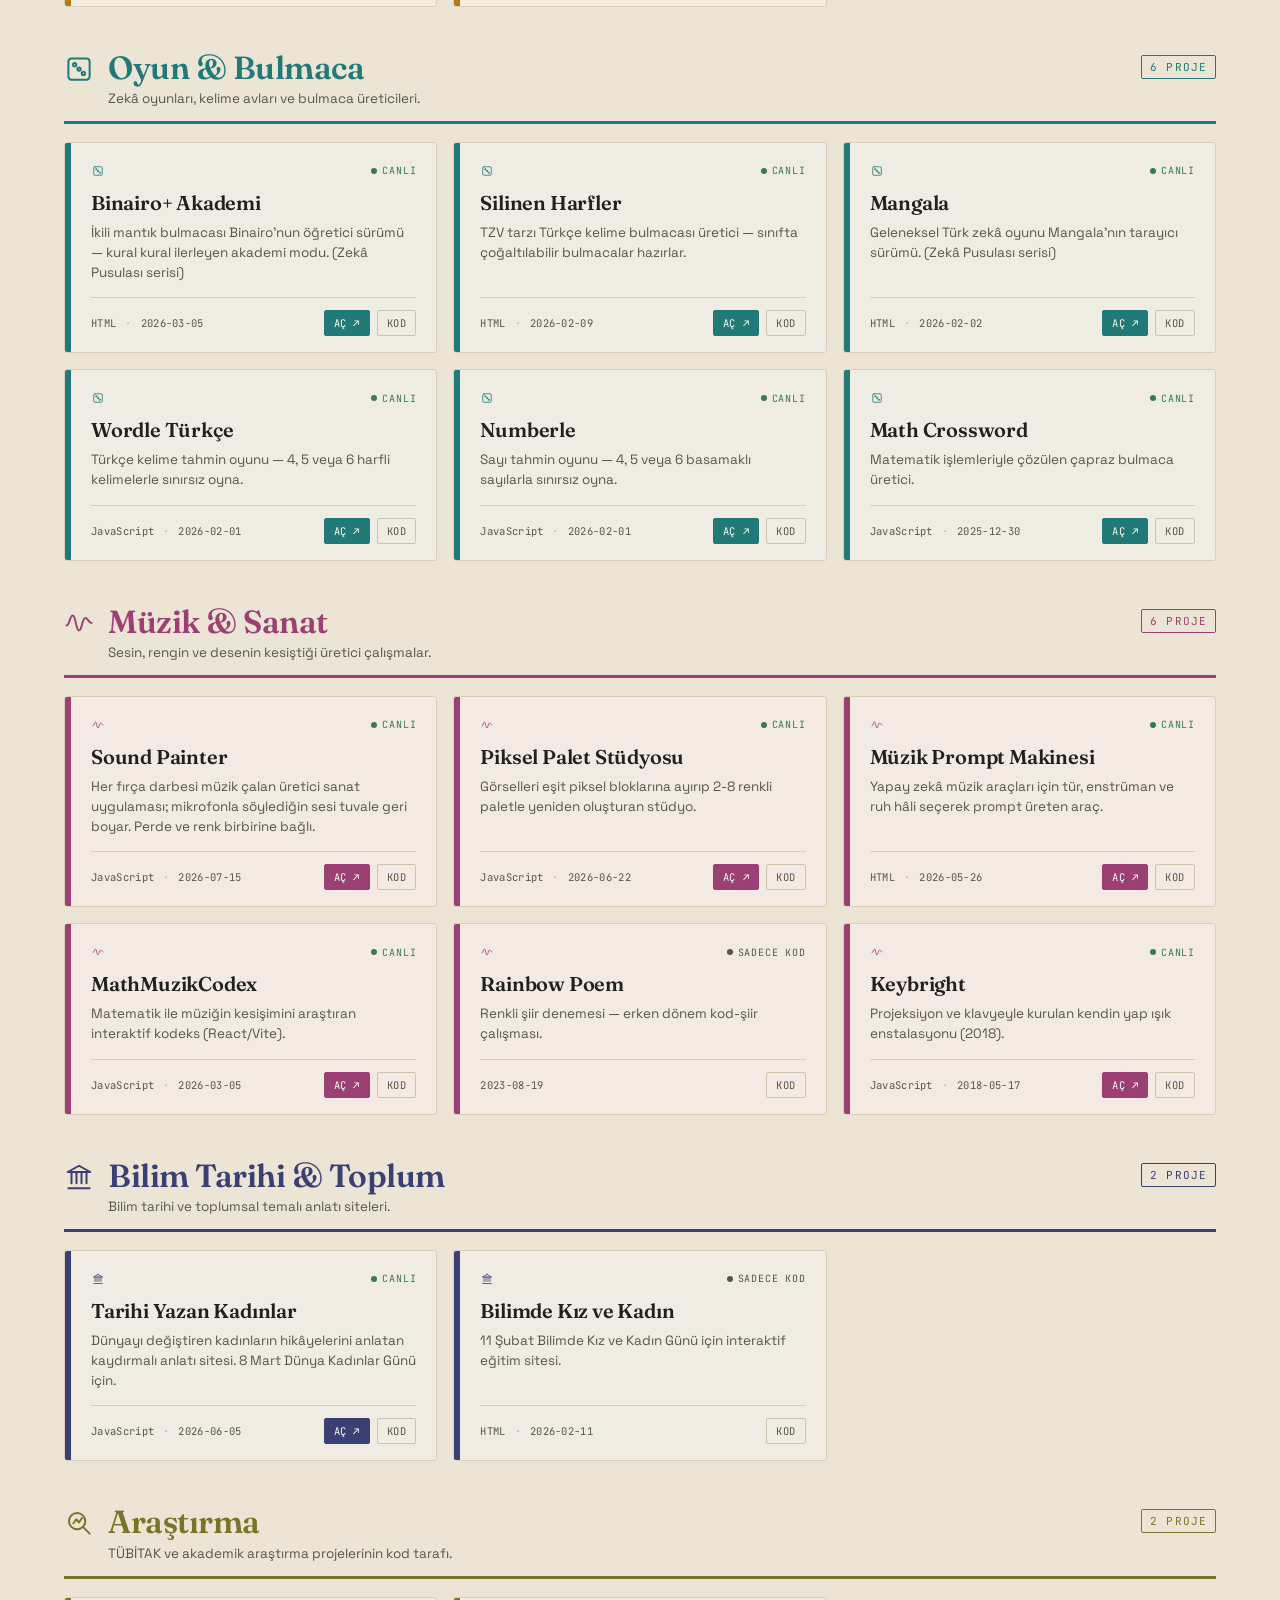
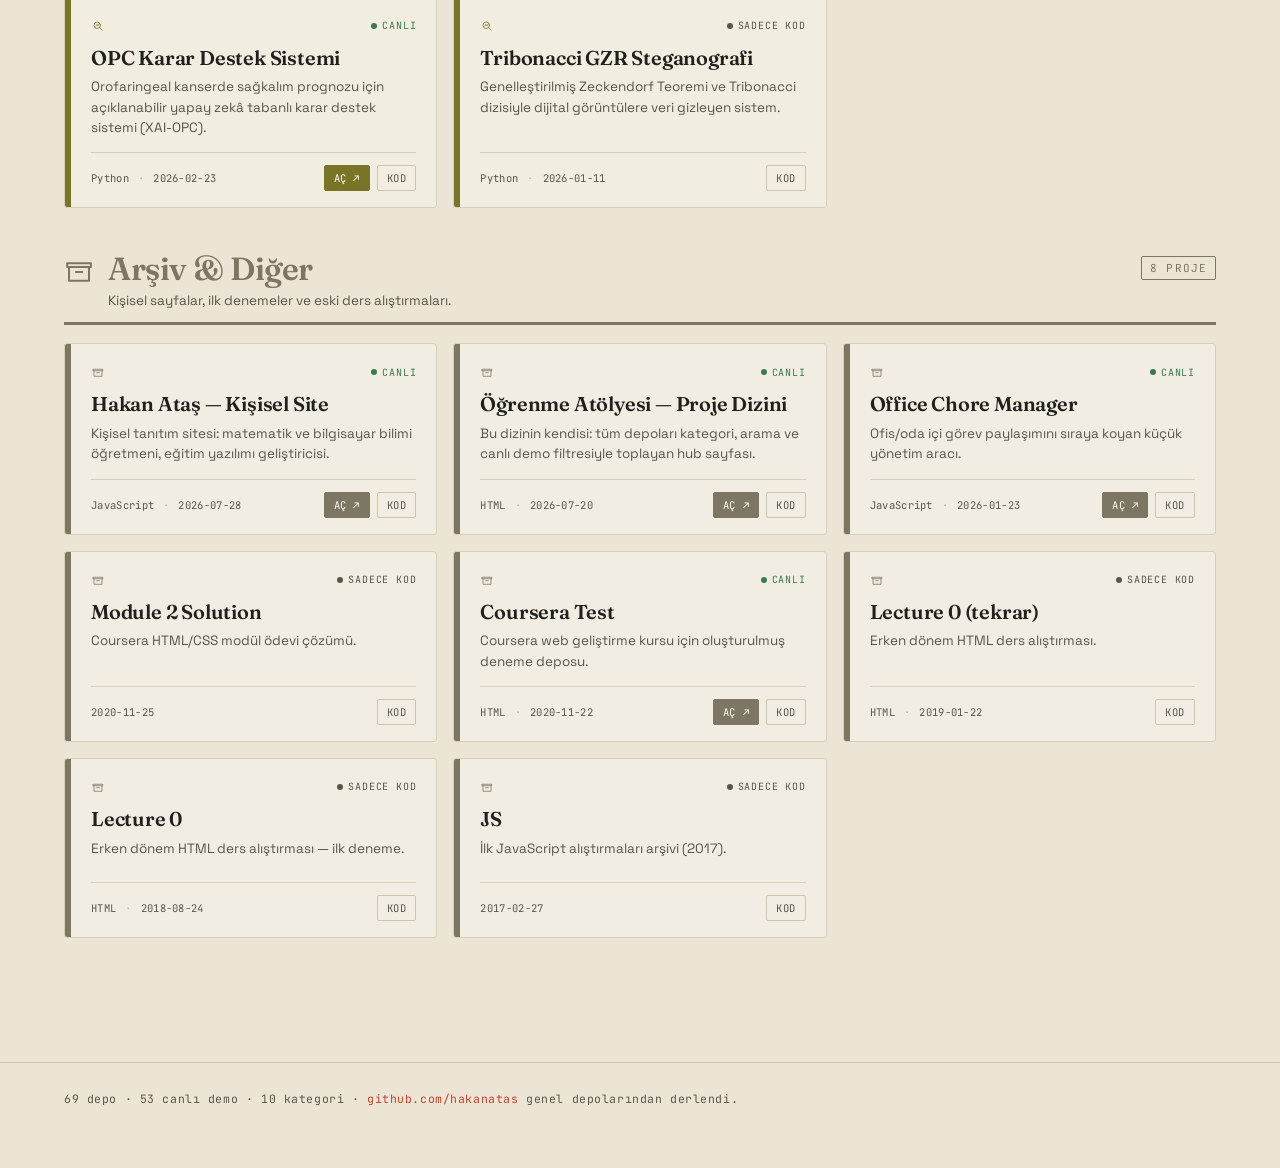
<file: proje-dizini (1).html>
<!DOCTYPE html>
<html lang="tr">
<head>
<meta charset="UTF-8">
<meta name="viewport" content="width=device-width, initial-scale=1.0">
<title>Öğrenme Atölyesi — Proje Dizini · Hakan Ataş</title>
<meta name="description" content="Hakan Ataş'ın matematik, fen, yapay zekâ ve robotik alanındaki interaktif eğitim projelerinin tam dizini — kategoriye göre ayrılmış, canlı demolarıyla birlikte.">
<meta name="author" content="Hakan Ataş">
<meta property="og:type" content="website">
<meta property="og:title" content="Öğrenme Atölyesi — Proje Dizini">
<meta property="og:description" content="Matematik, fen, yapay zekâ ve robotik için interaktif projeler. On kategori, tek dizin.">
<meta property="og:url" content="https://hakanatas.github.io/github-calismalar/proje-dizini.html">
<link rel="preconnect" href="https://fonts.googleapis.com">
<link rel="preconnect" href="https://fonts.gstatic.com" crossorigin>
<link href="https://fonts.googleapis.com/css2?family=Fraunces:opsz,wght@9..144,400;9..144,500;9..144,600;9..144,700&family=Space+Grotesk:wght@400;500;600;700&family=JetBrains+Mono:wght@400;500&display=swap" rel="stylesheet">
<style>
  :root{
    --paper:#ece5d6; --card:#f6f1e6; --ink:#20211c; --ink-soft:#585647;
    --line:#cdc4ad; --line-2:#d8cfb9;
    /* Kategori renkleri — renk çemberinde olabildiğince ayrık seçildi */
    --mat:#c0432b; --rob:#b5791b; --arastirma:#7a7526; --doga:#3a7a4d;
    --oyun:#1f7a78; --fen:#1d6fa5; --toplum:#3a3f74; --yz:#6b46a8;
    --sanat:#9c3f74; --diger:#7c7663;
    --focus:#c0432b;
    --disp:"Fraunces",Georgia,serif; --ui:"Space Grotesk",system-ui,sans-serif; --mono:"JetBrains Mono",monospace;
  }
  *{box-sizing:border-box;}
  html{scroll-behavior:smooth;}
  body{margin:0; background:var(--paper); color:var(--ink); font-family:var(--ui); -webkit-font-smoothing:antialiased;
    background-image:radial-gradient(circle at 12% -5%, rgba(255,255,255,.5), transparent 40%),radial-gradient(circle at 90% 0%, rgba(180,121,27,.06), transparent 45%);
    background-attachment:fixed;}
  .wrap{max-width:1200px; margin:0 auto; padding:0 24px; position:relative; z-index:1;}

  /* ---------- Başlık ---------- */
  header{padding:64px 0 30px; border-bottom:1px solid var(--line);}
  .eyebrow{font-family:var(--mono); font-size:12px; letter-spacing:.14em; text-transform:uppercase; color:var(--ink-soft); margin:0 0 20px;}
  .eyebrow a{color:inherit; text-decoration:none; border-bottom:1px solid var(--line);}
  .eyebrow a:hover{color:var(--mat);}
  h1{font-family:var(--disp); font-weight:600; font-size:clamp(42px,7vw,86px); line-height:.98; margin:0 0 18px; letter-spacing:-.015em;}
  h1 em{font-style:italic; color:var(--mat);}
  .thesis{font-family:var(--disp); font-weight:400; font-size:clamp(17px,2.4vw,22px); line-height:1.45; color:var(--ink-soft); max-width:56ch; margin:0 0 26px;}
  .thesis b{color:var(--ink); font-weight:500;}

  /* Kategori şeridi: renk kodunu daha ilk ekranda öğret */
  .spectrum{display:flex; gap:3px; margin:0; padding:0; list-style:none;}
  .spectrum li{flex:1 1 0; min-width:0;}
  .spectrum button{width:100%; border:0; padding:0; background:transparent; cursor:pointer; text-align:left; font:inherit; color:inherit;}
  .spectrum .bar{display:block; height:7px; border-radius:1px; background:var(--c); opacity:.85; transition:opacity .15s, transform .15s;}
  .spectrum button:hover .bar,.spectrum button:focus-visible .bar{opacity:1; transform:scaleY(1.7);}
  .spectrum .lbl{display:block; font-family:var(--mono); font-size:9.5px; letter-spacing:.06em; text-transform:uppercase; color:var(--ink-soft); margin-top:7px; white-space:nowrap; overflow:hidden; text-overflow:ellipsis;}
  .spectrum button:hover .lbl{color:var(--c);}

  /* ---------- Kontroller ---------- */
  .controls{position:sticky; top:0; z-index:20; background:rgba(236,229,214,.92); backdrop-filter:blur(10px); border-bottom:1px solid var(--line); padding:16px 0;}
  .controls-inner{display:flex; flex-direction:column; gap:14px;}
  .searchrow{display:flex; gap:10px; align-items:center; flex-wrap:wrap;}
  .search{flex:1 1 240px; min-width:200px; position:relative;}
  .search input{width:100%; font-family:var(--ui); font-size:15px; color:var(--ink); background:var(--card); border:1px solid var(--line); border-radius:2px; padding:11px 14px 11px 38px; outline:none;}
  .search input:focus{border-color:var(--focus); box-shadow:0 0 0 3px rgba(192,67,43,.14);}
  .search svg{position:absolute; left:12px; top:50%; transform:translateY(-50%); opacity:.5;}
  .toggle{font-family:var(--mono); font-size:12px; letter-spacing:.06em; text-transform:uppercase; display:inline-flex; align-items:center; gap:8px; cursor:pointer; user-select:none; color:var(--ink-soft); padding:9px 13px; border:1px solid var(--line); border-radius:2px; background:var(--card);}
  .toggle:hover{color:var(--ink);}
  .toggle input{accent-color:var(--mat); width:15px; height:15px;}
  .seg{display:inline-flex; border:1px solid var(--line); border-radius:2px; overflow:hidden; background:var(--card);}
  .seg button{font-family:var(--mono); font-size:11.5px; letter-spacing:.06em; text-transform:uppercase; border:0; background:transparent; color:var(--ink-soft); padding:10px 13px; cursor:pointer;}
  .seg button+button{border-left:1px solid var(--line);}
  .seg button[aria-pressed="true"]{background:var(--ink); color:var(--paper);}

  .chips{display:flex; gap:8px; flex-wrap:wrap;}
  .chip{font-family:var(--mono); font-size:12px; letter-spacing:.04em; cursor:pointer; background:var(--card); border:1px solid var(--line); border-radius:2px; color:var(--ink-soft); padding:6px 11px; display:inline-flex; align-items:center; gap:7px; transition:all .15s;}
  .chip .g{width:15px; height:15px; flex:0 0 15px; color:var(--c,var(--ink-soft));}
  .chip .n{opacity:.55; font-size:11px;}
  .chip:hover{border-color:var(--c,var(--ink)); color:var(--ink);}
  .chip.active{background:var(--c,var(--ink)); color:#fdfaf3; border-color:var(--c,var(--ink));}
  .chip.active .g{color:#fdfaf3;}
  .chip.active .n{opacity:.75;}
  .chip.all.active{background:var(--ink); border-color:var(--ink);}

  /* ---------- Ana bölüm ---------- */
  main{padding:30px 0 80px; position:relative; z-index:1;}
  .count{font-family:var(--mono); font-size:12px; letter-spacing:.1em; text-transform:uppercase; color:var(--ink-soft); margin:0 0 24px;}
  .count b{color:var(--ink);}

  .catsec{margin:0 0 44px; scroll-margin-top:150px;}
  .cathead{display:flex; align-items:flex-start; gap:14px; padding:0 0 12px; border-bottom:3px solid var(--c); margin-bottom:18px;}
  .cathead .g{width:30px; height:30px; flex:0 0 30px; color:var(--c); margin-top:3px;}
  .cathead .txt{flex:1; min-width:0;}
  .cathead h2{font-family:var(--disp); font-weight:600; font-size:clamp(24px,3.4vw,32px); line-height:1.05; margin:0 0 5px; letter-spacing:-.015em; color:var(--c);}
  .cathead p{font-size:13.5px; line-height:1.45; color:var(--ink-soft); margin:0; max-width:62ch;}
  .cathead .tally{font-family:var(--mono); font-size:11px; letter-spacing:.1em; text-transform:uppercase; color:var(--c); border:1px solid var(--c); border-radius:2px; padding:4px 8px; flex:0 0 auto; margin-top:4px;}

  .grid{display:grid; grid-template-columns:repeat(auto-fill,minmax(290px,1fr)); gap:16px;}

  .card{position:relative; background:var(--card); border:1px solid var(--line-2); border-radius:3px; padding:18px 20px 16px 26px; display:flex; flex-direction:column; min-height:180px; color:inherit; overflow:hidden; transition:transform .18s ease, box-shadow .18s ease, border-color .18s ease;}
  .card::before{content:""; position:absolute; left:0; top:0; bottom:0; width:6px; background:var(--c,var(--diger)); z-index:3;}
  .card::after{content:""; position:absolute; inset:0; background:var(--c,var(--diger)); opacity:.028; pointer-events:none;}
  .card:hover{transform:translateY(-3px); box-shadow:0 12px 26px -14px rgba(32,33,28,.4); border-color:var(--c,var(--line));}
  .card:focus-within{outline:2px solid var(--focus); outline-offset:2px;}
  .card>*{position:relative; z-index:1;}
  /* Başlık bağlantısı tüm kartı tıklanabilir yapar — iç içe <a> kullanmadan. */
  .titlelink{color:inherit; text-decoration:none;}
  .titlelink::after{content:""; position:absolute; inset:0; z-index:2;}
  .card .links{position:relative; z-index:4;}
  .tagrow{display:flex; align-items:center; gap:8px; margin-bottom:11px;}
  .ctag{display:inline-flex; align-items:center; gap:5px; font-family:var(--mono); font-size:10px; letter-spacing:.1em; text-transform:uppercase; font-weight:500;
    color:var(--c,var(--diger)); border:1px solid var(--c,var(--diger)); border-radius:2px; padding:3px 7px; background:transparent;}
  .ctag .g{width:12px; height:12px; flex:0 0 12px;}
  /* Kategoriye göre gruplanmış görünümde başlık zaten kategoriyi söylüyor;
     kartta yalnızca renkli simge kalsın. */
  .catsec .ctag{border-color:transparent; padding:3px 0;}
  .catsec .ctag .ctxt{display:none;}
  .state{font-family:var(--mono); font-size:10px; letter-spacing:.08em; text-transform:uppercase; color:var(--ink-soft); display:inline-flex; align-items:center; gap:5px; margin-left:auto;}
  .state i{width:6px; height:6px; border-radius:50%; background:var(--ink-soft); display:block;}
  .state.on i{background:#3a7a4d;}
  .state.on{color:#3a7a4d;}
  .card h3{font-family:var(--disp); font-weight:600; font-size:20px; line-height:1.14; margin:0 0 8px; letter-spacing:-.01em;}
  .card p{font-size:13.5px; line-height:1.5; color:var(--ink-soft); margin:0 0 auto; display:-webkit-box; -webkit-line-clamp:3; -webkit-box-orient:vertical; overflow:hidden;}
  .card .foot{display:flex; align-items:center; gap:10px; margin-top:14px; padding-top:12px; border-top:1px solid var(--line-2);}
  .card .meta{font-family:var(--mono); font-size:10.5px; color:var(--ink-soft); letter-spacing:.03em; display:flex; gap:9px; align-items:center; flex:1; min-width:0;}
  .card .meta .sep{opacity:.4;}
  .links{display:flex; gap:7px; flex-shrink:0;}
  .lnk{font-family:var(--mono); font-size:10.5px; letter-spacing:.05em; text-transform:uppercase; text-decoration:none; padding:5px 9px; border-radius:2px; border:1px solid var(--line); color:var(--ink-soft); display:inline-flex; align-items:center; gap:4px; transition:all .13s;}
  .lnk.live{background:var(--c,var(--ink)); color:#fdfaf3; border-color:var(--c,var(--ink));}
  .lnk.live:hover{filter:brightness(1.15);}
  .lnk.code:hover{border-color:var(--ink); color:var(--ink);}

  .msg{font-family:var(--disp); font-style:italic; color:var(--ink-soft); font-size:18px; padding:50px 0; text-align:center;}
  .msg a{color:var(--mat);}
  footer{border-top:1px solid var(--line); padding:26px 0 60px; position:relative; z-index:1;}
  footer p{font-family:var(--mono); font-size:11.5px; letter-spacing:.05em; color:var(--ink-soft); margin:0; line-height:1.7;}
  footer a{color:var(--mat); text-decoration:none;}
  footer a:hover{text-decoration:underline;}
  #bg{position:fixed; inset:0; width:100%; height:100%; z-index:0; pointer-events:none;}

  @media (max-width:860px){
    .spectrum .lbl{display:none;}
    .spectrum .bar{height:10px;}
  }
  @media (max-width:560px){
    header{padding:44px 0 24px;}
    .grid{grid-template-columns:1fr;}
    .card{min-height:auto;}
    .controls{padding:12px 0;}
    .controls-inner{gap:11px;}
    .cathead{gap:11px;}
    .cathead .g{width:24px; height:24px; flex-basis:24px;}
    .cathead .tally{display:none;}
    .chips{flex-wrap:nowrap; overflow-x:auto; -webkit-overflow-scrolling:touch; scrollbar-width:none; margin:0 -24px; padding:0 24px 2px;
      -webkit-mask-image:linear-gradient(90deg,transparent 0,#000 18px,#000 calc(100% - 18px),transparent 100%); mask-image:linear-gradient(90deg,transparent 0,#000 18px,#000 calc(100% - 18px),transparent 100%);}
    .chips::-webkit-scrollbar{display:none;}
    .chip{flex:0 0 auto;}
  }
  @media (prefers-reduced-motion:reduce){*{transition:none!important; scroll-behavior:auto!important;}}
</style>
</head>
<body>
<canvas id="bg" aria-hidden="true"></canvas>
<div class="wrap">
  <header>
    <p class="eyebrow">Hakan Ataş &nbsp;·&nbsp; <a href="https://github.com/hakanatas" target="_blank" rel="noopener">github.com/hakanatas</a></p>
    <h1>Öğrenme<br><em>Atölyesi</em></h1>
    <p class="thesis">Fen, matematik, yapay zekâ ve robotik için <b><span id="hcount">—</span> interaktif proje</b> — dersler, oyunlar ve deney araçları. On kategoriye ayrıldı, her birinin kendi rengi var.</p>
    <ul class="spectrum" id="spectrum" aria-label="Kategoriler"></ul>
  </header>
</div>
<div class="controls">
  <div class="wrap controls-inner">
    <div class="searchrow">
      <div class="search">
        <svg width="16" height="16" viewBox="0 0 24 24" fill="none" stroke="currentColor" stroke-width="2"><circle cx="11" cy="11" r="7"/><path d="m21 21-4.3-4.3"/></svg>
        <input id="q" type="search" placeholder="Proje ara — isim ya da açıklama…" aria-label="Proje ara">
      </div>
      <div class="seg" role="group" aria-label="Görünüm">
        <button id="vGroup" aria-pressed="true">Kategoriler</button>
        <button id="vFlat" aria-pressed="false">Tek liste</button>
      </div>
      <label class="toggle"><input type="checkbox" id="liveonly"> Sadece canlı</label>
    </div>
    <div class="chips" id="chips"></div>
  </div>
</div>
<main>
  <div class="wrap">
    <p class="count" id="count">Yükleniyor…</p>
    <div id="out"></div>
    <p class="msg" id="msg" style="display:none"></p>
  </div>
</main>
<footer>
  <div class="wrap">
    <p id="footline"><a href="https://github.com/hakanatas?tab=repositories" target="_blank" rel="noopener">github.com/hakanatas</a> genel depolarından derlendi.</p>
  </div>
</footer>

<script>
/* Kategori tanımları: renk, simge ve ne anlattığı.
   Simgeler konunun kendi dünyasından — pergel, atom, yaprak, düğüm, dişli… */
const G = {
  mat:'<circle cx="12" cy="12" r="8"/><path d="M12 4v16M4 12h16"/><path d="M6.3 6.3l11.4 11.4"/>',
  fen:'<circle cx="12" cy="12" r="2.2"/><ellipse cx="12" cy="12" rx="9.5" ry="4"/><ellipse cx="12" cy="12" rx="9.5" ry="4" transform="rotate(60 12 12)"/><ellipse cx="12" cy="12" rx="9.5" ry="4" transform="rotate(120 12 12)"/>',
  yz:'<circle cx="6" cy="7" r="2"/><circle cx="6" cy="17" r="2"/><circle cx="18" cy="12" r="2"/><path d="M8 7.8 16 11.2M8 16.2 16 12.8M6 9v6"/>',
  rob:'<circle cx="12" cy="12" r="3"/><path d="M12 2.5v3M12 18.5v3M21.5 12h-3M5.5 12h-3M18.7 5.3l-2.1 2.1M7.4 16.6l-2.1 2.1M18.7 18.7l-2.1-2.1M7.4 7.4 5.3 5.3"/>',
  doga:'<path d="M20 4C10 4 4 9 4 16c0 2 .6 3.4.6 3.4S9 8 20 4z"/><path d="M4.6 19.4C7 21 17 21 20 4"/>',
  sanat:'<path d="M2 14c2.5 0 2.5-8 5-8s2.5 12 5 12 2.5-10 5-10 2.5 4 5 4"/>',
  oyun:'<rect x="3.5" y="3.5" width="17" height="17" rx="2.5"/><circle cx="8.5" cy="8.5" r="1.3"/><circle cx="15.5" cy="15.5" r="1.3"/><circle cx="12" cy="12" r="1.3"/>',
  toplum:'<path d="M12 3 3 8h18L12 3z"/><path d="M6 8v9M10 8v9M14 8v9M18 8v9"/><path d="M3.5 21h17"/>',
  arastirma:'<circle cx="10.5" cy="10.5" r="6.5"/><path d="m20.5 20.5-5.4-5.4"/><path d="M7.5 12.2 9.8 9l2.2 2.6 2.4-3.6"/>',
  diger:'<path d="M2.5 6.5h19v3h-19z"/><path d="M4 9.5v11h16v-11"/><path d="M9.5 13.5h5"/>'
};
const CATS = {
  mat:      {label:"Matematik",              short:"Matematik",   c:"var(--mat)",       tag:"Kesirlerden Fourier serilerine — elle oynanan matematik."},
  fen:      {label:"Fen Bilimleri",          short:"Fen",         c:"var(--fen)",       tag:"Deneyler, simülasyonlar ve etkileşimli bilim levhaları."},
  yz:       {label:"Yapay Zekâ & Kodlama",   short:"Yapay Zekâ",  c:"var(--yz)",        tag:"Yapay zekâyı ve blok kodlamayı öğreten araçlar, kitapçıklar, oyunlar."},
  doga:     {label:"Doğa & Biyoçeşitlilik",  short:"Doğa",        c:"var(--doga)",      tag:"BIOBUZZ ve FIRST CANOPY sezonu için hazırlanan doğa çalışmaları."},
  rob:      {label:"Robotik & FTC",          short:"Robotik",     c:"var(--rob)",       tag:"FTC ve Jr. FTC takımlarının yarışma sezonu robot kodları."},
  oyun:     {label:"Oyun & Bulmaca",         short:"Oyun",        c:"var(--oyun)",      tag:"Zekâ oyunları, kelime avları ve bulmaca üreticileri."},
  sanat:    {label:"Müzik & Sanat",          short:"Sanat",       c:"var(--sanat)",     tag:"Sesin, rengin ve desenin kesiştiği üretici çalışmalar."},
  toplum:   {label:"Bilim Tarihi & Toplum",  short:"Bilim Tarihi",c:"var(--toplum)",    tag:"Bilim tarihi ve toplumsal temalı anlatı siteleri."},
  arastirma:{label:"Araştırma",              short:"Araştırma",   c:"var(--arastirma)", tag:"TÜBİTAK ve akademik araştırma projelerinin kod tarafı."},
  diger:    {label:"Arşiv & Diğer",          short:"Arşiv",       c:"var(--diger)",     tag:"Kişisel sayfalar, ilk denemeler ve eski ders alıştırmaları."}
};
const ORDER = ["mat","fen","yz","doga","rob","oyun","sanat","toplum","arastirma","diger"];

let PROJECTS=[], activeCat="all", query="", liveOnly=false, grouped=true;
const $=id=>document.getElementById(id);
const esc=s=>(s||"").replace(/[&<>"]/g,c=>({"&":"&amp;","<":"&lt;",">":"&gt;",'"':"&quot;"}[c]));
const glyph=(k,cls)=>'<svg class="'+cls+'" viewBox="0 0 24 24" fill="none" stroke="currentColor" stroke-width="1.6" stroke-linecap="round" stroke-linejoin="round" aria-hidden="true">'+(G[k]||G.diger)+'</svg>';

async function load(){
  try{
    const res=await fetch("./dizin-data.json",{cache:"no-cache"});
    if(!res.ok) throw new Error(res.status);
    PROJECTS=await res.json();
    $("hcount").textContent=PROJECTS.length;
    const live=PROJECTS.filter(p=>p.live).length;
    $("footline").innerHTML=PROJECTS.length+" depo · "+live+" canlı demo · "+ORDER.length+
      ' kategori · <a href="https://github.com/hakanatas?tab=repositories" target="_blank" rel="noopener">github.com/hakanatas</a> genel depolarından derlendi.';
    buildSpectrum(); buildChips(); render();
  }catch(e){
    $("count").style.display="none";
    const m=$("msg"); m.style.display="block";
    m.innerHTML='Proje listesi yüklenemedi. <a href="https://github.com/hakanatas?tab=repositories">github.com/hakanatas</a> üzerinden görebilirsin.';
  }
}
const counts=()=>PROJECTS.reduce((m,p)=>(m[p.cat]=(m[p.cat]||0)+1,m),{});

function setCat(id){
  activeCat=id; render();
  [...$("chips").children].forEach(x=>x.classList.toggle("active",x.dataset.cat===id));
}
function buildSpectrum(){
  const el=$("spectrum"), cnt=counts(); el.innerHTML="";
  ORDER.forEach(k=>{
    if(!cnt[k]) return;
    const li=document.createElement("li");
    li.innerHTML='<button type="button" style="--c:'+CATS[k].c+'" title="'+esc(CATS[k].label)+' — '+cnt[k]+' proje">'+
      '<span class="bar"></span><span class="lbl">'+esc(CATS[k].short)+'</span></button>';
    li.querySelector("button").onclick=()=>setCat(k);
    el.appendChild(li);
  });
}
function buildChips(){
  const el=$("chips"); el.innerHTML=""; const cnt=counts();
  const mk=(id,label,c,n,all)=>{
    const b=document.createElement("button");
    b.className="chip"+(all?" all":"")+(id===activeCat?" active":""); b.dataset.cat=id;
    if(c) b.style.setProperty("--c",c);
    b.innerHTML=(all?"":glyph(id,"g"))+label+' <span class="n">'+n+'</span>';
    b.onclick=()=>setCat(id);
    return b;
  };
  el.appendChild(mk("all","Tümü",null,PROJECTS.length,true));
  ORDER.forEach(k=>{ if(cnt[k]) el.appendChild(mk(k,CATS[k].label,CATS[k].c,cnt[k],false)); });
}

function cardHTML(p){
  const m=CATS[p.cat]||CATS.diger;
  const desc=p.desc||"Açmak için tıkla.";
  const langBit=p.lang?'<span>'+esc(p.lang)+'</span><span class="sep">·</span>':"";
  const liveLnk=p.live?'<a class="lnk live" href="'+esc(p.live)+'" target="_blank" rel="noopener">Aç ↗</a>':"";
  const state=p.live?'<span class="state on"><i></i>Canlı</span>':'<span class="state"><i></i>Sadece kod</span>';
  return '<article class="card" style="--c:'+m.c+'">'+
    '<div class="tagrow"><span class="ctag">'+glyph(p.cat,"g")+'<span class="ctxt">'+esc(m.label)+'</span></span>'+state+'</div>'+
    '<h3><a class="titlelink" href="'+esc(p.live||p.repo)+'" target="_blank" rel="noopener">'+esc(p.title)+'</a></h3>'+
    '<p>'+esc(desc)+'</p>'+
    '<div class="foot"><div class="meta">'+langBit+'<span>'+esc(p.date)+'</span></div>'+
    '<div class="links">'+liveLnk+'<a class="lnk code" href="'+esc(p.repo)+'" target="_blank" rel="noopener">Kod</a></div></div></article>';
}

function render(){
  const list=PROJECTS.filter(p=>{
    if(activeCat!=="all"&&p.cat!==activeCat) return false;
    if(liveOnly&&!p.live) return false;
    if(query&&!((p.title+" "+p.desc+" "+p.name).toLowerCase().includes(query))) return false;
    return true;
  });
  const out=$("out"); out.innerHTML="";
  if(grouped){
    ORDER.forEach(k=>{
      const items=list.filter(p=>p.cat===k);
      if(!items.length) return;
      const m=CATS[k];
      const sec=document.createElement("section");
      sec.className="catsec"; sec.id="k-"+k; sec.style.setProperty("--c",m.c);
      sec.innerHTML='<div class="cathead">'+glyph(k,"g")+
        '<div class="txt"><h2>'+esc(m.label)+'</h2><p>'+esc(m.tag)+'</p></div>'+
        '<span class="tally">'+items.length+' proje</span></div>'+
        '<div class="grid">'+items.map(cardHTML).join("")+'</div>';
      out.appendChild(sec);
    });
  }else{
    const g=document.createElement("div");
    g.className="grid"; g.innerHTML=list.map(cardHTML).join("");
    out.appendChild(g);
  }
  const c=$("count"); c.style.display="block";
  const cats=new Set(list.map(p=>p.cat)).size;
  c.innerHTML="<b>"+list.length+"</b> proje"+(activeCat==="all"?" · "+cats+" kategori":" · "+esc((CATS[activeCat]||{}).label||""))+(liveOnly?" · canlı demolu":"");
  const msg=$("msg");
  if(!list.length){msg.style.display="block"; msg.textContent="Bu ölçütlere uyan proje yok. Aramayı ya da filtreyi değiştir.";}
  else msg.style.display="none";
}

function setView(isGrouped){
  grouped=isGrouped;
  $("vGroup").setAttribute("aria-pressed",String(isGrouped));
  $("vFlat").setAttribute("aria-pressed",String(!isGrouped));
  render();
}
$("q").addEventListener("input",e=>{query=e.target.value.toLowerCase().trim(); render();});
$("liveonly").addEventListener("change",e=>{liveOnly=e.target.checked; render();});
$("vGroup").addEventListener("click",()=>setView(true));
$("vFlat").addEventListener("click",()=>setView(false));
load();
</script>

<script>
/* Dinamik arka plan: kategori renklerinde toz + morflanan harmonograf eğrileri
   ('harmonograf' ve 'fourier-cizim-makinesi' projelerine gönderme). */
(function(){
  const cv=document.getElementById("bg"), ctx=cv.getContext("2d");
  const reduce=window.matchMedia("(prefers-reduced-motion: reduce)").matches;
  const PAL=["#c0432b","#1d6fa5","#6b46a8","#3a7a4d","#b5791b","#1f7a78","#9c3f74","#3a3f74","#7a7526","#7c7663"];
  let W=0,H=0,dpr=1,motes=[],t=0,raf=null;
  function resize(){dpr=Math.min(window.devicePixelRatio||1,2); W=innerWidth; H=innerHeight;
    cv.width=W*dpr; cv.height=H*dpr; cv.style.width=W+"px"; cv.style.height=H+"px"; ctx.setTransform(dpr,0,0,dpr,0,0); seed();}
  function seed(){const n=Math.max(18,Math.min(46,Math.round(W*H/34000))); motes=[];
    for(let i=0;i<n;i++)motes.push({x:Math.random()*W,y:Math.random()*H,vx:(Math.random()-.5)*.18,vy:(Math.random()-.5)*.18,r:.8+Math.random()*1.9,c:PAL[(Math.random()*PAL.length)|0],a:.28+Math.random()*.3});}
  function harm(cx,cy,R,f,phase,col,alpha){ctx.beginPath(); const steps=520,T=Math.PI*2*3;
    for(let i=0;i<=steps;i++){const u=i/steps*T;
      const dx=R*(Math.sin(f[0]*u+phase)*Math.exp(-9e-4*u)+.55*Math.sin(f[1]*u+phase*1.3)*Math.exp(-.0012*u));
      const dy=R*(Math.sin(f[2]*u+phase*.8)*Math.exp(-9e-4*u)+.55*Math.sin(f[3]*u-phase)*Math.exp(-.0012*u));
      const x=cx+dx,y=cy+dy; i?ctx.lineTo(x,y):ctx.moveTo(x,y);}
    ctx.strokeStyle=col; ctx.globalAlpha=alpha; ctx.lineWidth=1; ctx.stroke(); ctx.globalAlpha=1;}
  function dots(){for(const m of motes){ctx.beginPath(); ctx.arc(m.x,m.y,m.r,0,Math.PI*2); ctx.fillStyle=m.c; ctx.globalAlpha=m.a; ctx.fill();} ctx.globalAlpha=1;}
  function frame(){ctx.clearRect(0,0,W,H); const R=Math.min(W,H)*.34;
    harm(W*.30,H*.42,R,[1.001,2.003,1.502,2.997],t*.14,"#1d6fa5",.055);
    harm(W*.74,H*.60,R*.82,[2.002,1.004,2.501,1.499],-t*.11+1.6,"#9c3f74",.05);
    for(const m of motes){m.x+=m.vx; m.y+=m.vy; if(m.x<-6)m.x=W+6; else if(m.x>W+6)m.x=-6; if(m.y<-6)m.y=H+6; else if(m.y>H+6)m.y=-6;}
    dots(); t+=.006; raf=requestAnimationFrame(frame);}
  function stat(){ctx.clearRect(0,0,W,H); const R=Math.min(W,H)*.34;
    harm(W*.30,H*.42,R,[1.001,2.003,1.502,2.997],.9,"#1d6fa5",.06);
    harm(W*.74,H*.60,R*.82,[2.002,1.004,2.501,1.499],1.6,"#9c3f74",.05); dots();}
  function start(){if(!raf&&!document.hidden)raf=requestAnimationFrame(frame);}
  function stop(){if(raf){cancelAnimationFrame(raf); raf=null;}}
  addEventListener("resize",()=>{resize(); if(reduce)stat();});
  document.addEventListener("visibilitychange",()=>document.hidden?stop():start());
  resize(); reduce?stat():start();
})();
</script>
</body>
</html>
</file>
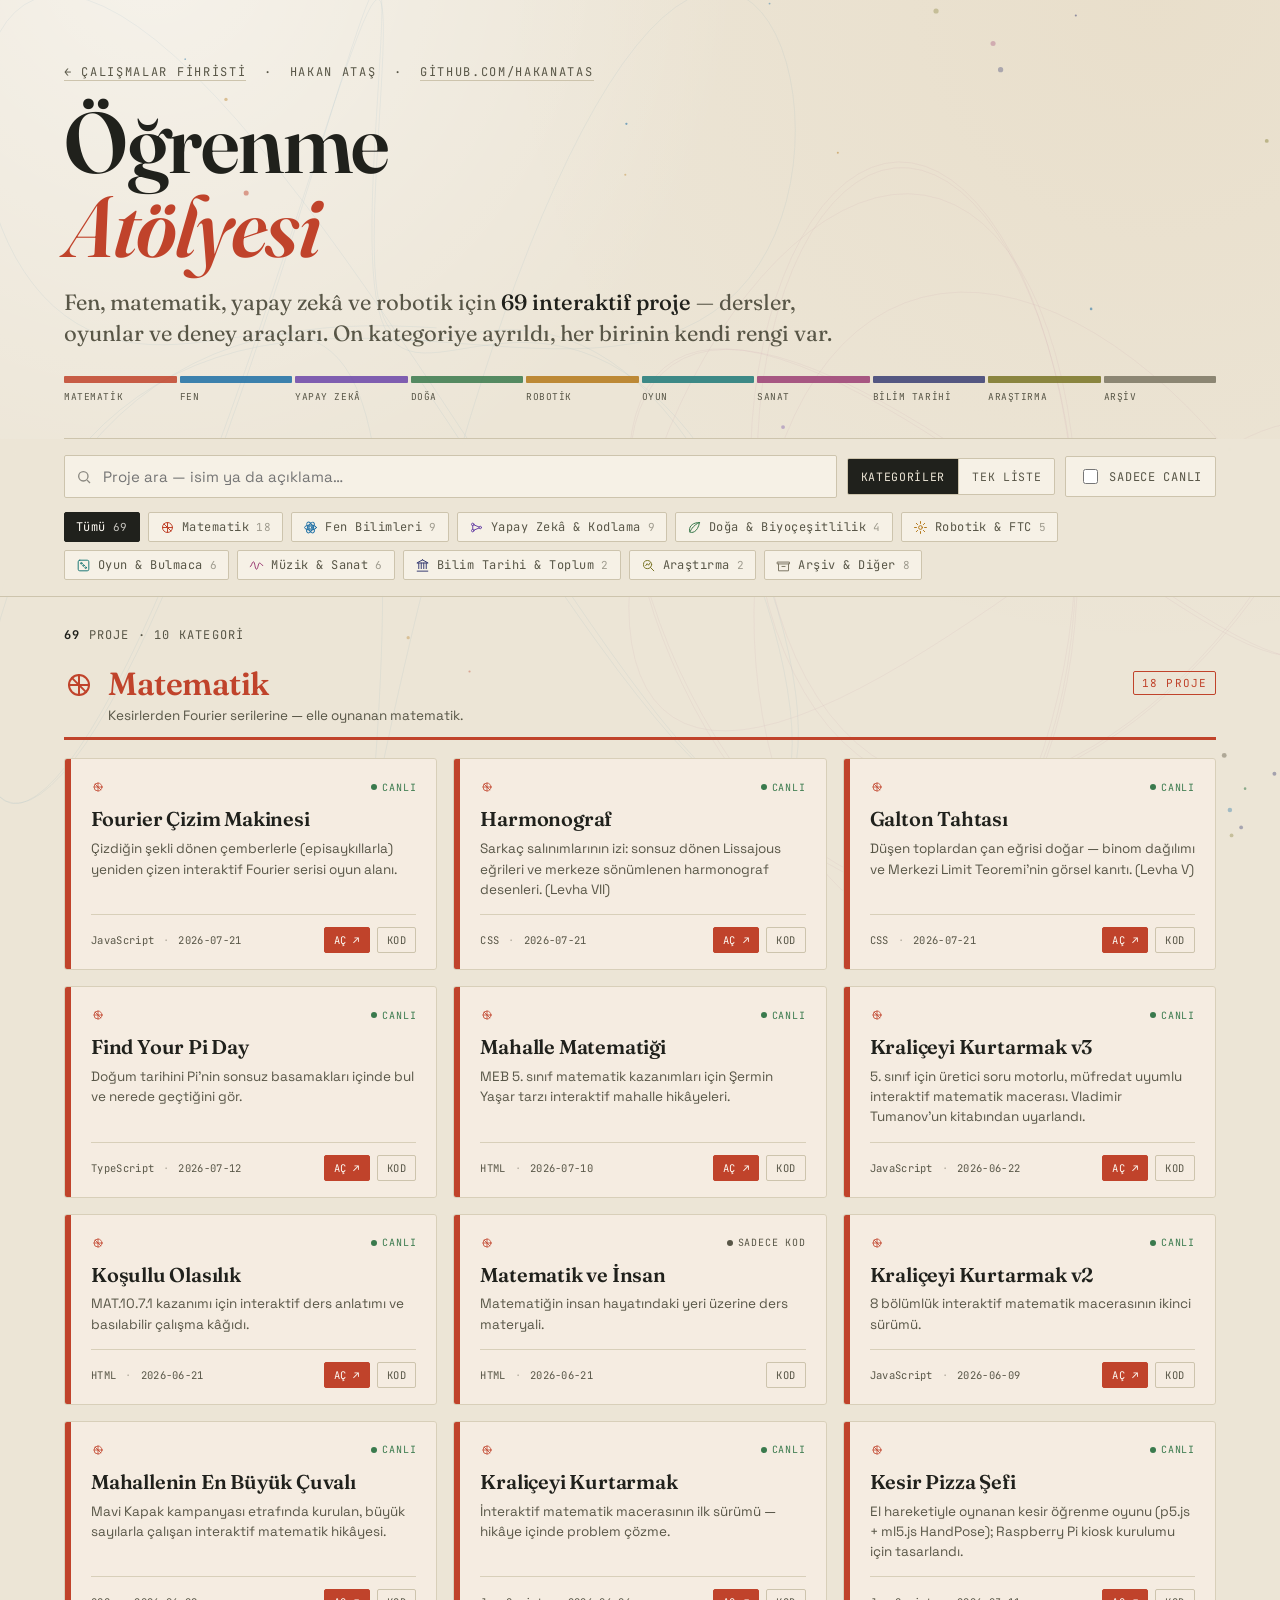
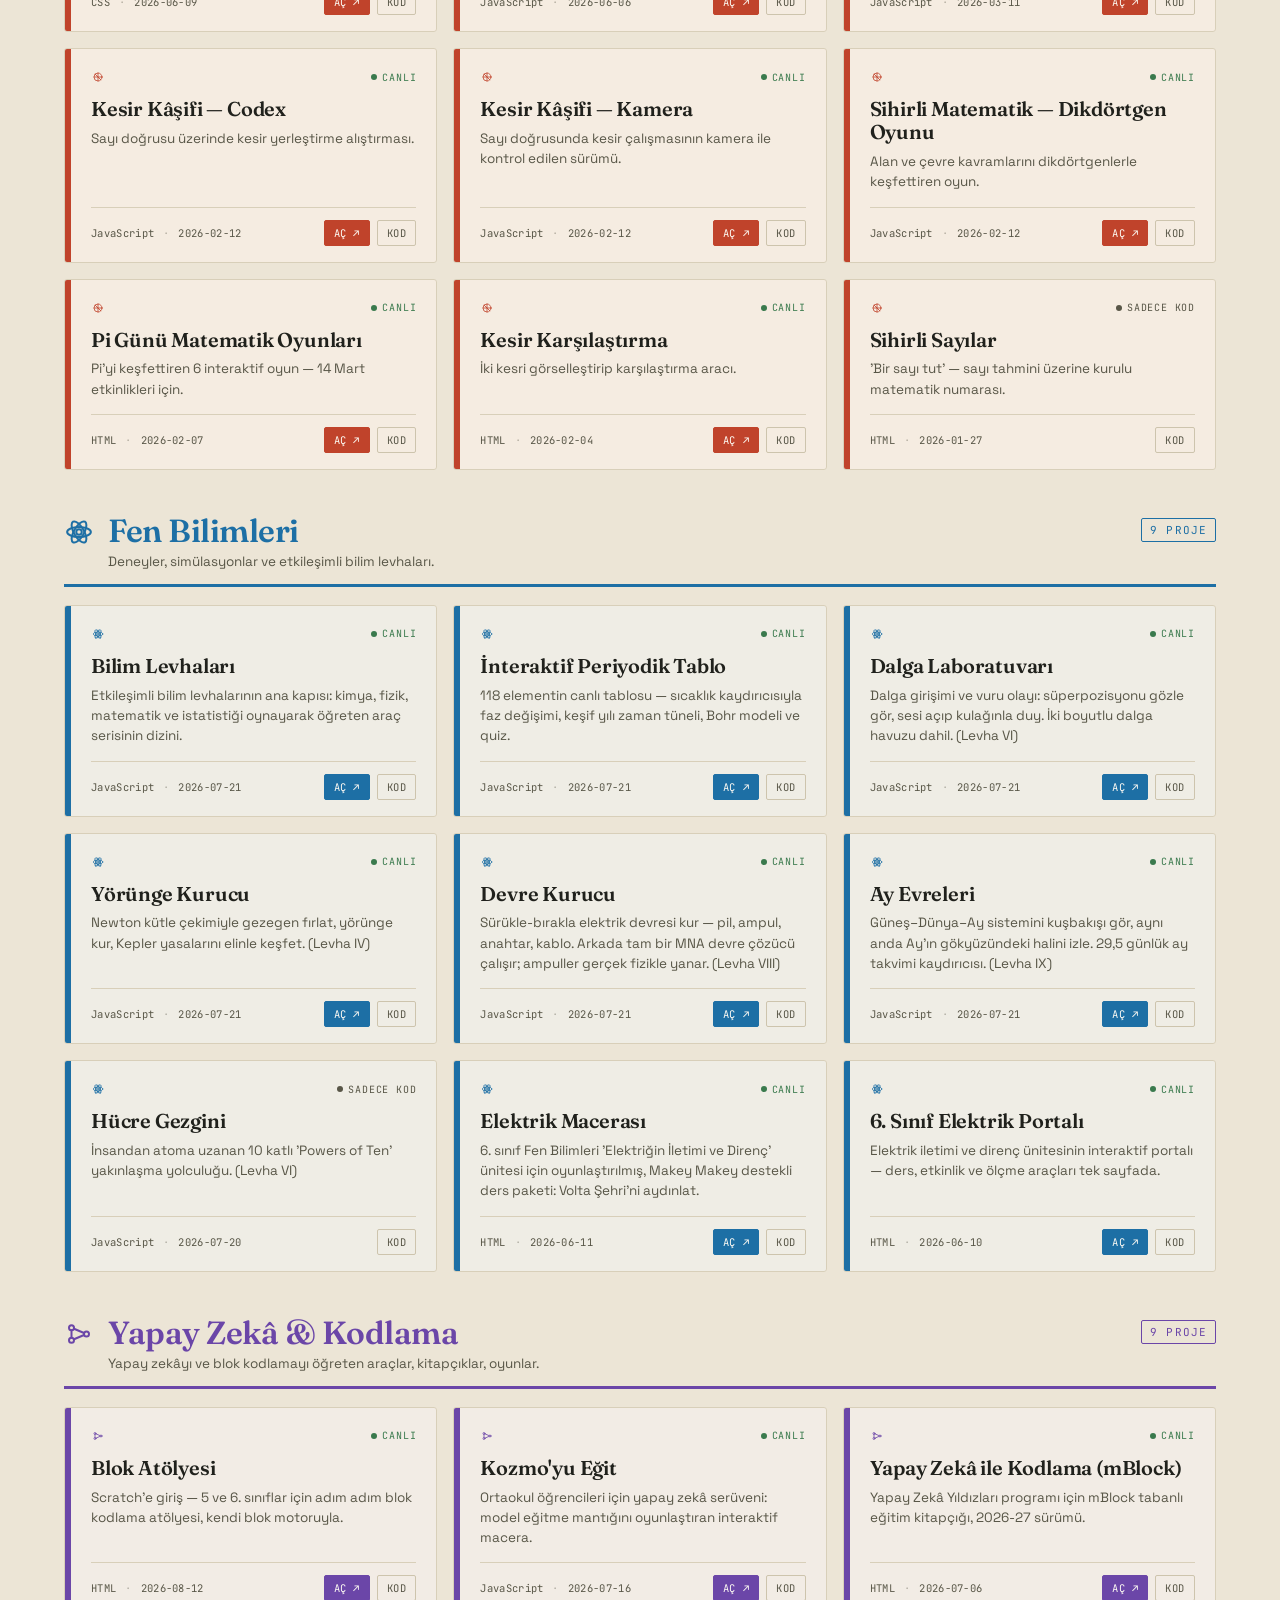
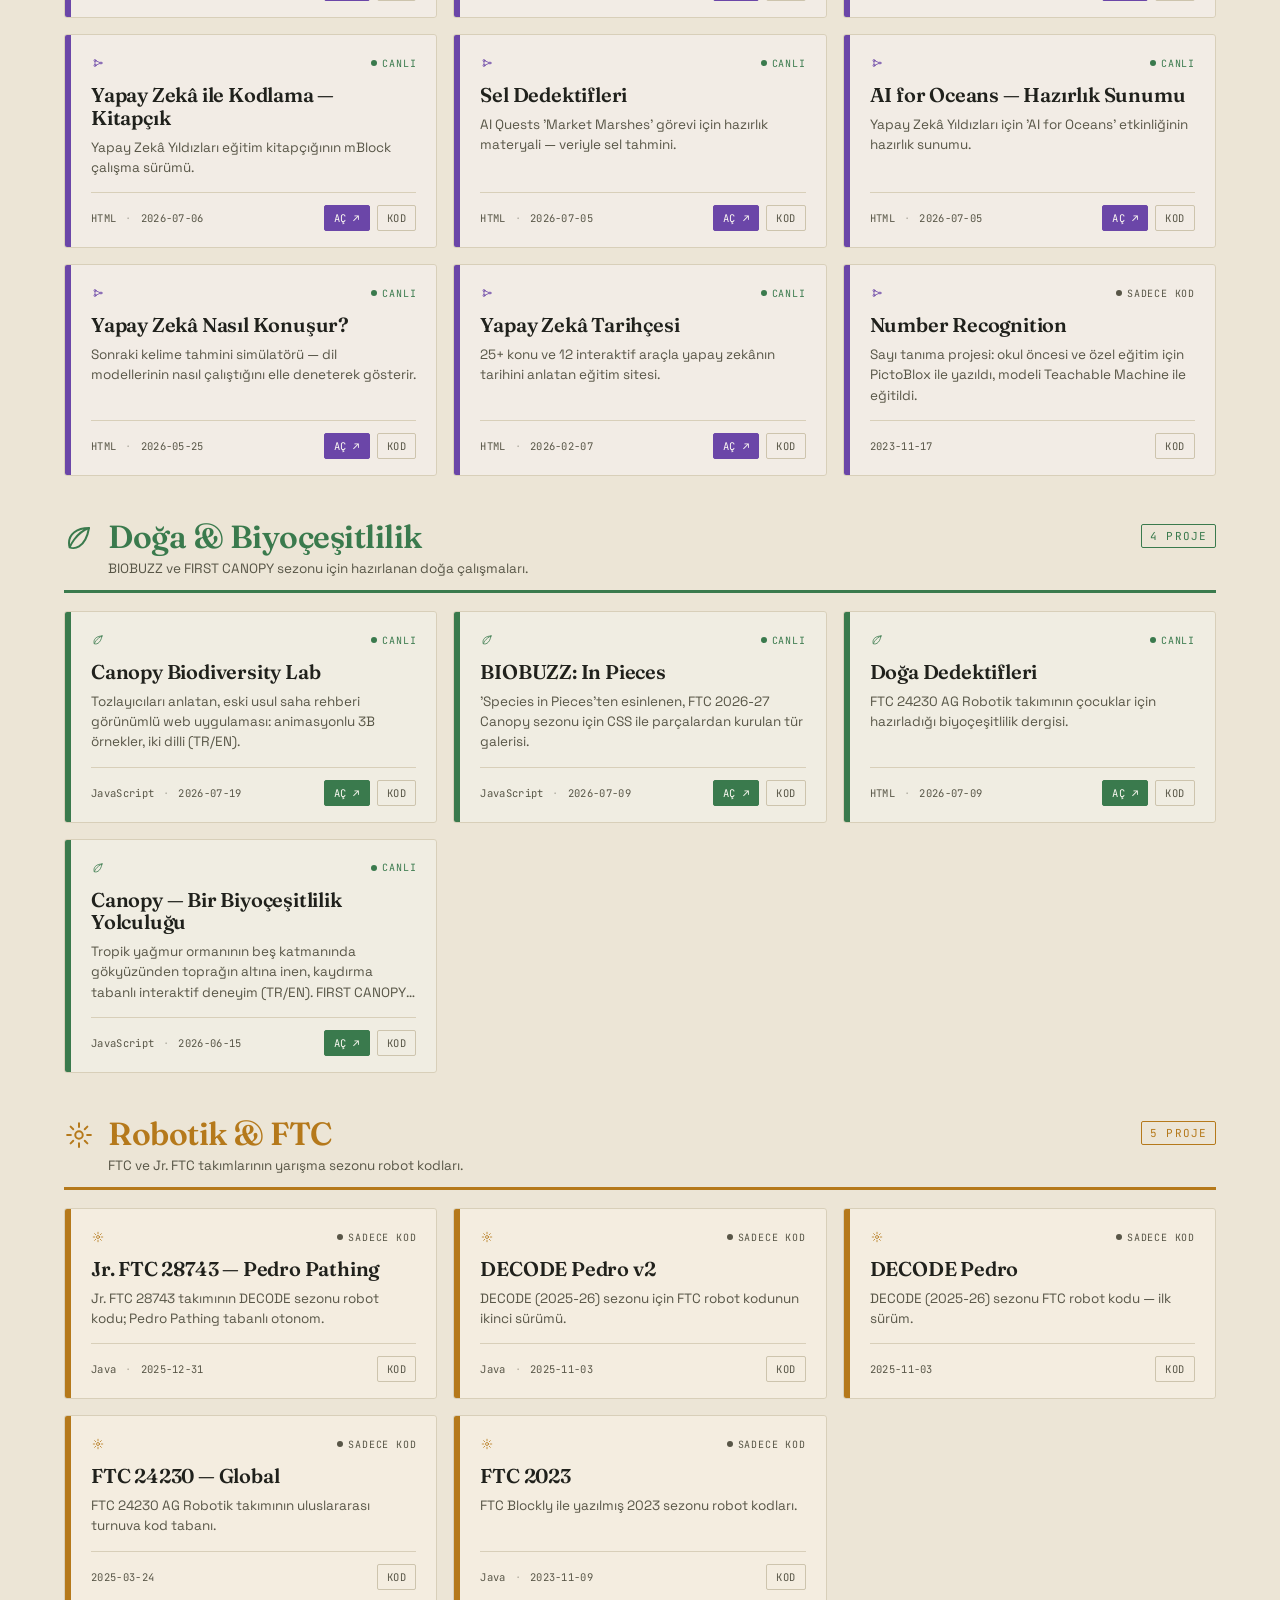
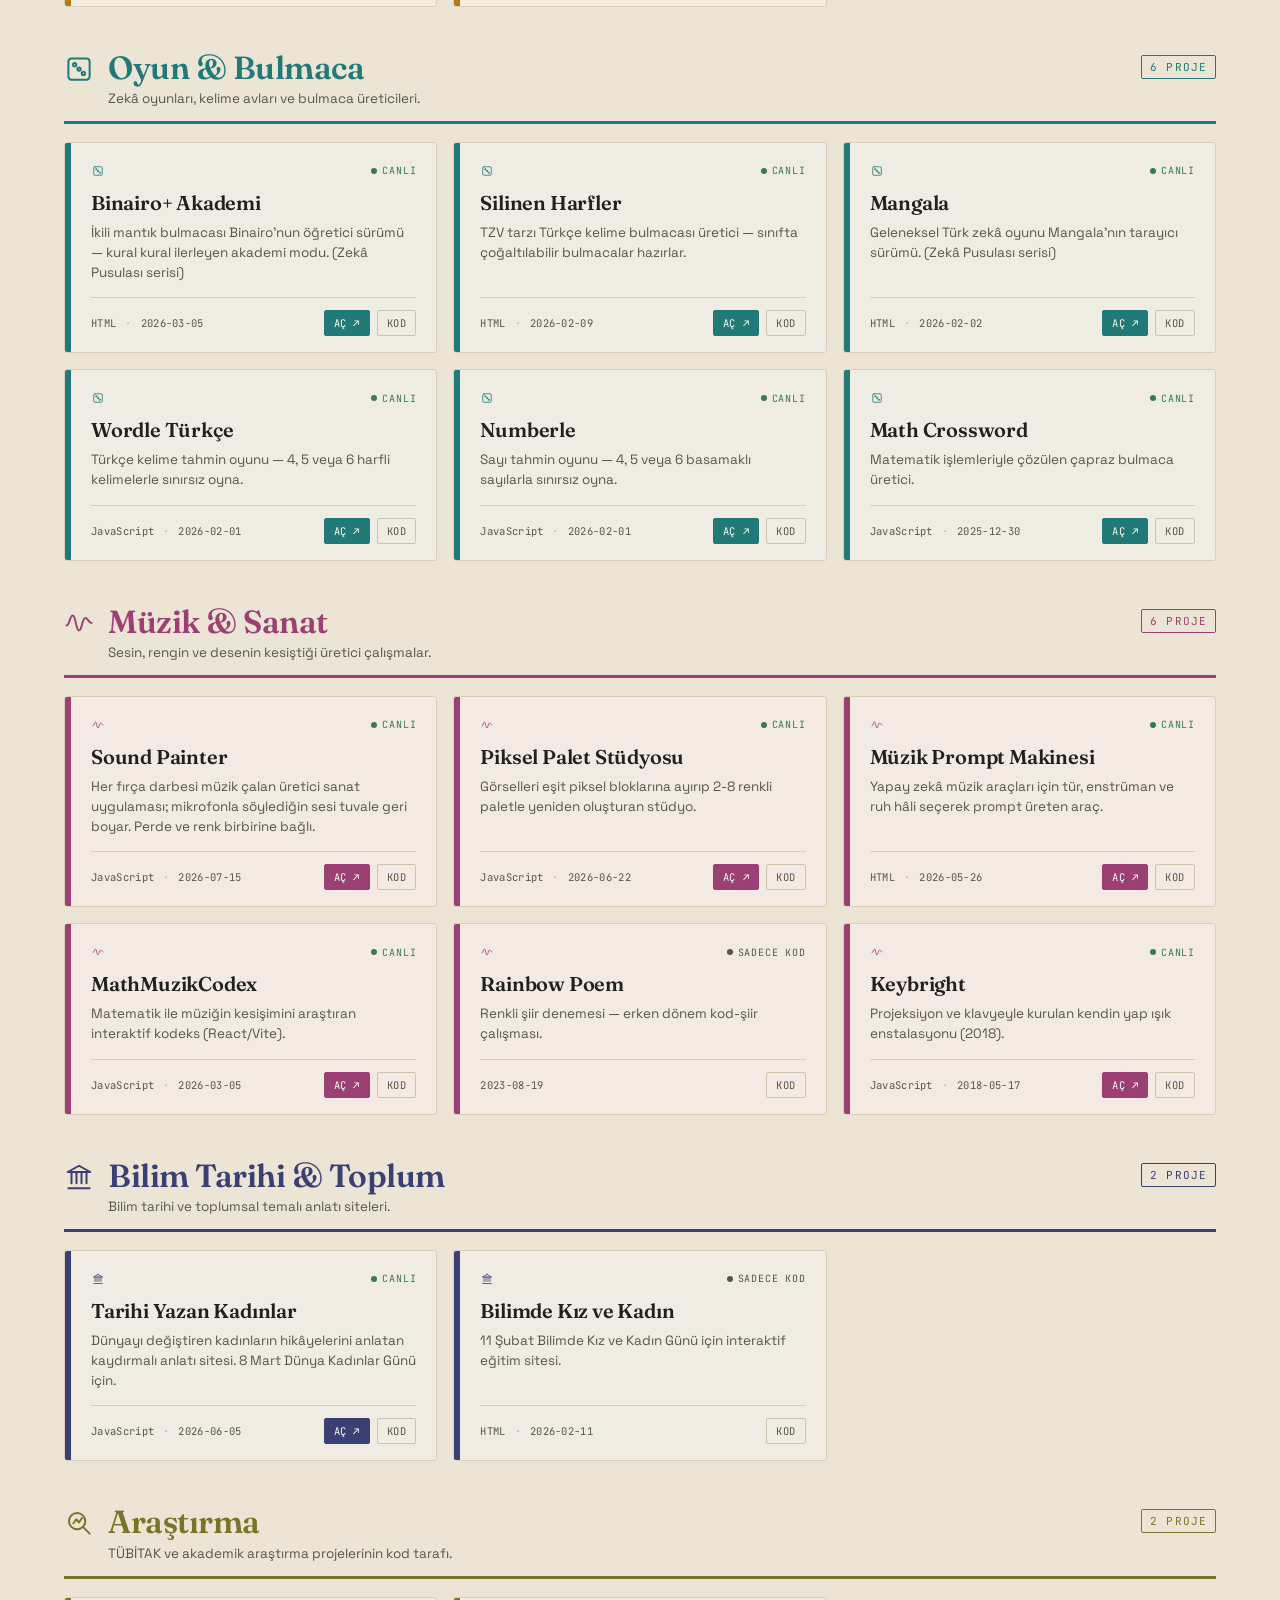
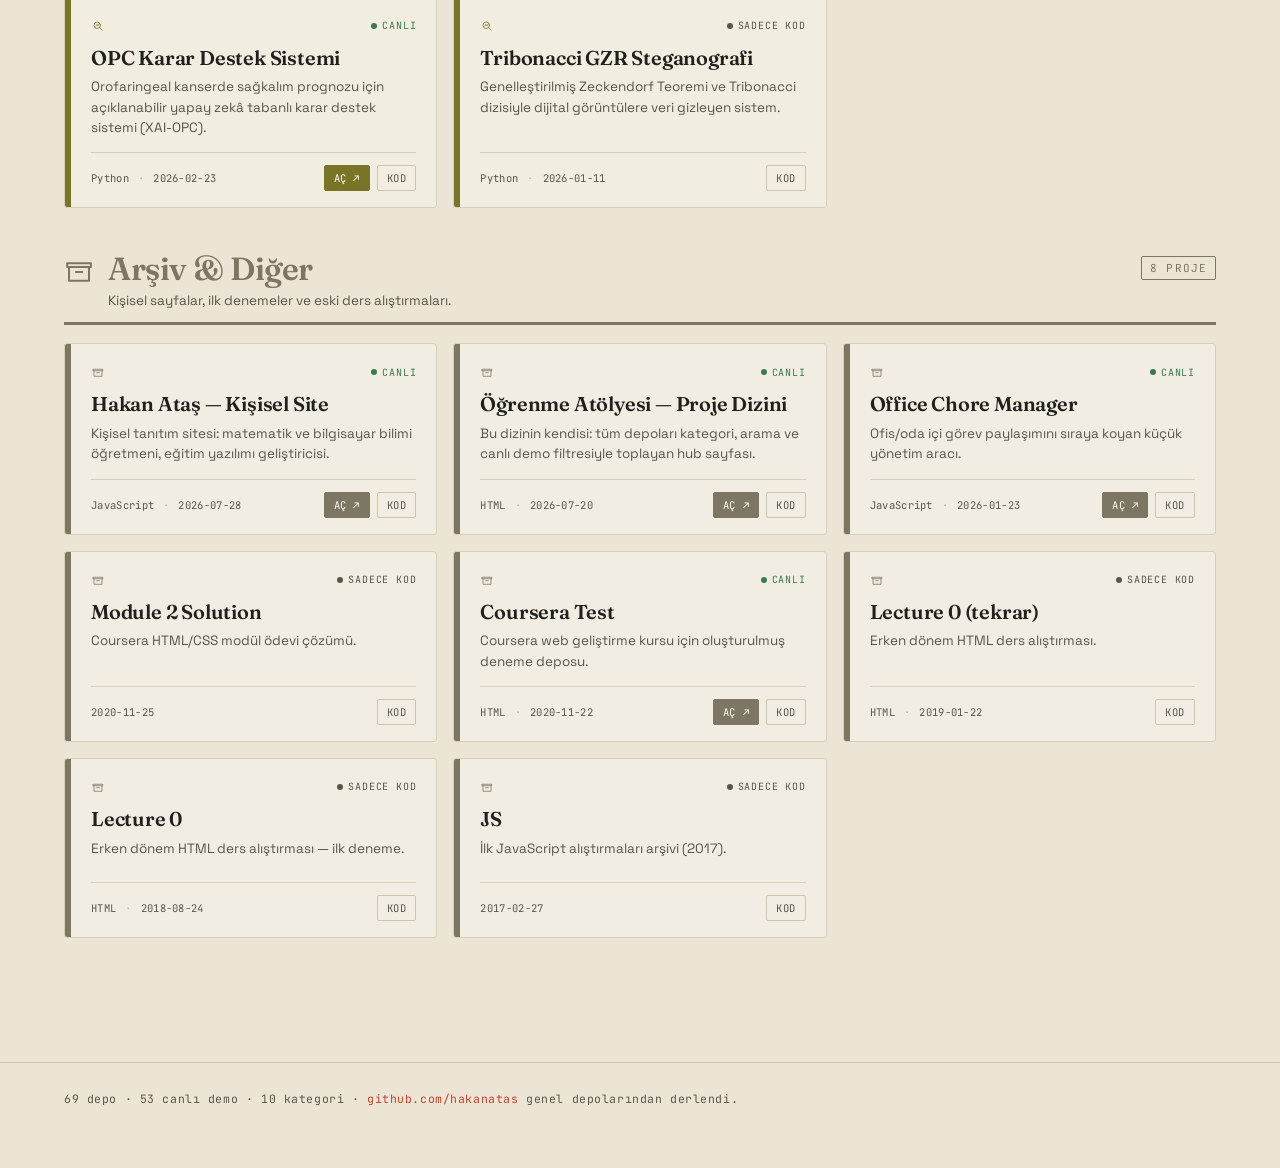
<file: proje-dizini.html>
<!DOCTYPE html>
<html lang="tr">
<head>
<meta charset="UTF-8">
<meta name="viewport" content="width=device-width, initial-scale=1.0">
<title>Öğrenme Atölyesi — Proje Dizini · Hakan Ataş</title>
<meta name="description" content="Hakan Ataş'ın matematik, fen, yapay zekâ ve robotik alanındaki interaktif eğitim projelerinin tam dizini — kategoriye göre ayrılmış, canlı demolarıyla birlikte.">
<meta name="author" content="Hakan Ataş">
<meta property="og:type" content="website">
<meta property="og:title" content="Öğrenme Atölyesi — Proje Dizini">
<meta property="og:description" content="Matematik, fen, yapay zekâ ve robotik için interaktif projeler. On kategori, tek dizin.">
<meta property="og:url" content="https://hakanatas.github.io/github-calismalar/proje-dizini.html">
<link rel="preconnect" href="https://fonts.googleapis.com">
<link rel="preconnect" href="https://fonts.gstatic.com" crossorigin>
<link href="https://fonts.googleapis.com/css2?family=Fraunces:opsz,wght@9..144,400;9..144,500;9..144,600;9..144,700&family=Space+Grotesk:wght@400;500;600;700&family=JetBrains+Mono:wght@400;500&display=swap" rel="stylesheet">
<style>
  :root{
    --paper:#ece5d6; --card:#f6f1e6; --ink:#20211c; --ink-soft:#585647;
    --line:#cdc4ad; --line-2:#d8cfb9;
    /* Kategori renkleri — renk çemberinde olabildiğince ayrık seçildi */
    --mat:#c0432b; --rob:#b5791b; --arastirma:#7a7526; --doga:#3a7a4d;
    --oyun:#1f7a78; --fen:#1d6fa5; --toplum:#3a3f74; --yz:#6b46a8;
    --sanat:#9c3f74; --diger:#7c7663;
    --focus:#c0432b;
    --disp:"Fraunces",Georgia,serif; --ui:"Space Grotesk",system-ui,sans-serif; --mono:"JetBrains Mono",monospace;
  }
  *{box-sizing:border-box;}
  html{scroll-behavior:smooth;}
  body{margin:0; background:var(--paper); color:var(--ink); font-family:var(--ui); -webkit-font-smoothing:antialiased;
    background-image:radial-gradient(circle at 12% -5%, rgba(255,255,255,.5), transparent 40%),radial-gradient(circle at 90% 0%, rgba(180,121,27,.06), transparent 45%);
    background-attachment:fixed;}
  .wrap{max-width:1200px; margin:0 auto; padding:0 24px; position:relative; z-index:1;}

  /* ---------- Başlık ---------- */
  header{padding:64px 0 30px; border-bottom:1px solid var(--line);}
  .eyebrow{font-family:var(--mono); font-size:12px; letter-spacing:.14em; text-transform:uppercase; color:var(--ink-soft); margin:0 0 20px;}
  .eyebrow a{color:inherit; text-decoration:none; border-bottom:1px solid var(--line);}
  .eyebrow a:hover{color:var(--mat);}
  h1{font-family:var(--disp); font-weight:600; font-size:clamp(42px,7vw,86px); line-height:.98; margin:0 0 18px; letter-spacing:-.015em;}
  h1 em{font-style:italic; color:var(--mat);}
  .thesis{font-family:var(--disp); font-weight:400; font-size:clamp(17px,2.4vw,22px); line-height:1.45; color:var(--ink-soft); max-width:56ch; margin:0 0 26px;}
  .thesis b{color:var(--ink); font-weight:500;}

  /* Kategori şeridi: renk kodunu daha ilk ekranda öğret */
  .spectrum{display:flex; gap:3px; margin:0; padding:0; list-style:none;}
  .spectrum li{flex:1 1 0; min-width:0;}
  .spectrum button{width:100%; border:0; padding:0; background:transparent; cursor:pointer; text-align:left; font:inherit; color:inherit;}
  .spectrum .bar{display:block; height:7px; border-radius:1px; background:var(--c); opacity:.85; transition:opacity .15s, transform .15s;}
  .spectrum button:hover .bar,.spectrum button:focus-visible .bar{opacity:1; transform:scaleY(1.7);}
  .spectrum .lbl{display:block; font-family:var(--mono); font-size:9.5px; letter-spacing:.06em; text-transform:uppercase; color:var(--ink-soft); margin-top:7px; white-space:nowrap; overflow:hidden; text-overflow:ellipsis;}
  .spectrum button:hover .lbl{color:var(--c);}

  /* ---------- Kontroller ---------- */
  .controls{position:sticky; top:0; z-index:20; background:rgba(236,229,214,.92); backdrop-filter:blur(10px); border-bottom:1px solid var(--line); padding:16px 0;}
  .controls-inner{display:flex; flex-direction:column; gap:14px;}
  .searchrow{display:flex; gap:10px; align-items:center; flex-wrap:wrap;}
  .search{flex:1 1 240px; min-width:200px; position:relative;}
  .search input{width:100%; font-family:var(--ui); font-size:15px; color:var(--ink); background:var(--card); border:1px solid var(--line); border-radius:2px; padding:11px 14px 11px 38px; outline:none;}
  .search input:focus{border-color:var(--focus); box-shadow:0 0 0 3px rgba(192,67,43,.14);}
  .search svg{position:absolute; left:12px; top:50%; transform:translateY(-50%); opacity:.5;}
  .toggle{font-family:var(--mono); font-size:12px; letter-spacing:.06em; text-transform:uppercase; display:inline-flex; align-items:center; gap:8px; cursor:pointer; user-select:none; color:var(--ink-soft); padding:9px 13px; border:1px solid var(--line); border-radius:2px; background:var(--card);}
  .toggle:hover{color:var(--ink);}
  .toggle input{accent-color:var(--mat); width:15px; height:15px;}
  .seg{display:inline-flex; border:1px solid var(--line); border-radius:2px; overflow:hidden; background:var(--card);}
  .seg button{font-family:var(--mono); font-size:11.5px; letter-spacing:.06em; text-transform:uppercase; border:0; background:transparent; color:var(--ink-soft); padding:10px 13px; cursor:pointer;}
  .seg button+button{border-left:1px solid var(--line);}
  .seg button[aria-pressed="true"]{background:var(--ink); color:var(--paper);}

  .chips{display:flex; gap:8px; flex-wrap:wrap;}
  .chip{font-family:var(--mono); font-size:12px; letter-spacing:.04em; cursor:pointer; background:var(--card); border:1px solid var(--line); border-radius:2px; color:var(--ink-soft); padding:6px 11px; display:inline-flex; align-items:center; gap:7px; transition:all .15s;}
  .chip .g{width:15px; height:15px; flex:0 0 15px; color:var(--c,var(--ink-soft));}
  .chip .n{opacity:.55; font-size:11px;}
  .chip:hover{border-color:var(--c,var(--ink)); color:var(--ink);}
  .chip.active{background:var(--c,var(--ink)); color:#fdfaf3; border-color:var(--c,var(--ink));}
  .chip.active .g{color:#fdfaf3;}
  .chip.active .n{opacity:.75;}
  .chip.all.active{background:var(--ink); border-color:var(--ink);}

  /* ---------- Ana bölüm ---------- */
  main{padding:30px 0 80px; position:relative; z-index:1;}
  .count{font-family:var(--mono); font-size:12px; letter-spacing:.1em; text-transform:uppercase; color:var(--ink-soft); margin:0 0 24px;}
  .count b{color:var(--ink);}

  .catsec{margin:0 0 44px; scroll-margin-top:150px;}
  .cathead{display:flex; align-items:flex-start; gap:14px; padding:0 0 12px; border-bottom:3px solid var(--c); margin-bottom:18px;}
  .cathead .g{width:30px; height:30px; flex:0 0 30px; color:var(--c); margin-top:3px;}
  .cathead .txt{flex:1; min-width:0;}
  .cathead h2{font-family:var(--disp); font-weight:600; font-size:clamp(24px,3.4vw,32px); line-height:1.05; margin:0 0 5px; letter-spacing:-.015em; color:var(--c);}
  .cathead p{font-size:13.5px; line-height:1.45; color:var(--ink-soft); margin:0; max-width:62ch;}
  .cathead .tally{font-family:var(--mono); font-size:11px; letter-spacing:.1em; text-transform:uppercase; color:var(--c); border:1px solid var(--c); border-radius:2px; padding:4px 8px; flex:0 0 auto; margin-top:4px;}

  .grid{display:grid; grid-template-columns:repeat(auto-fill,minmax(290px,1fr)); gap:16px;}

  .card{position:relative; background:var(--card); border:1px solid var(--line-2); border-radius:3px; padding:18px 20px 16px 26px; display:flex; flex-direction:column; min-height:180px; color:inherit; overflow:hidden; transition:transform .18s ease, box-shadow .18s ease, border-color .18s ease;}
  .card::before{content:""; position:absolute; left:0; top:0; bottom:0; width:6px; background:var(--c,var(--diger)); z-index:3;}
  .card::after{content:""; position:absolute; inset:0; background:var(--c,var(--diger)); opacity:.028; pointer-events:none;}
  .card:hover{transform:translateY(-3px); box-shadow:0 12px 26px -14px rgba(32,33,28,.4); border-color:var(--c,var(--line));}
  .card:focus-within{outline:2px solid var(--focus); outline-offset:2px;}
  .card>*{position:relative; z-index:1;}
  /* Başlık bağlantısı tüm kartı tıklanabilir yapar — iç içe <a> kullanmadan. */
  .titlelink{color:inherit; text-decoration:none;}
  .titlelink::after{content:""; position:absolute; inset:0; z-index:2;}
  .card .links{position:relative; z-index:4;}
  .tagrow{display:flex; align-items:center; gap:8px; margin-bottom:11px;}
  .ctag{display:inline-flex; align-items:center; gap:5px; font-family:var(--mono); font-size:10px; letter-spacing:.1em; text-transform:uppercase; font-weight:500;
    color:var(--c,var(--diger)); border:1px solid var(--c,var(--diger)); border-radius:2px; padding:3px 7px; background:transparent;}
  .ctag .g{width:12px; height:12px; flex:0 0 12px;}
  /* Kategoriye göre gruplanmış görünümde başlık zaten kategoriyi söylüyor;
     kartta yalnızca renkli simge kalsın. */
  .catsec .ctag{border-color:transparent; padding:3px 0;}
  .catsec .ctag .ctxt{display:none;}
  .state{font-family:var(--mono); font-size:10px; letter-spacing:.08em; text-transform:uppercase; color:var(--ink-soft); display:inline-flex; align-items:center; gap:5px; margin-left:auto;}
  .state i{width:6px; height:6px; border-radius:50%; background:var(--ink-soft); display:block;}
  .state.on i{background:#3a7a4d;}
  .state.on{color:#3a7a4d;}
  .card h3{font-family:var(--disp); font-weight:600; font-size:20px; line-height:1.14; margin:0 0 8px; letter-spacing:-.01em;}
  .card p{font-size:13.5px; line-height:1.5; color:var(--ink-soft); margin:0 0 auto; display:-webkit-box; -webkit-line-clamp:3; -webkit-box-orient:vertical; overflow:hidden;}
  .card .foot{display:flex; align-items:center; gap:10px; margin-top:14px; padding-top:12px; border-top:1px solid var(--line-2);}
  .card .meta{font-family:var(--mono); font-size:10.5px; color:var(--ink-soft); letter-spacing:.03em; display:flex; gap:9px; align-items:center; flex:1; min-width:0;}
  .card .meta .sep{opacity:.4;}
  .links{display:flex; gap:7px; flex-shrink:0;}
  .lnk{font-family:var(--mono); font-size:10.5px; letter-spacing:.05em; text-transform:uppercase; text-decoration:none; padding:5px 9px; border-radius:2px; border:1px solid var(--line); color:var(--ink-soft); display:inline-flex; align-items:center; gap:4px; transition:all .13s;}
  .lnk.live{background:var(--c,var(--ink)); color:#fdfaf3; border-color:var(--c,var(--ink));}
  .lnk.live:hover{filter:brightness(1.15);}
  .lnk.code:hover{border-color:var(--ink); color:var(--ink);}

  .msg{font-family:var(--disp); font-style:italic; color:var(--ink-soft); font-size:18px; padding:50px 0; text-align:center;}
  .msg a{color:var(--mat);}
  footer{border-top:1px solid var(--line); padding:26px 0 60px; position:relative; z-index:1;}
  footer p{font-family:var(--mono); font-size:11.5px; letter-spacing:.05em; color:var(--ink-soft); margin:0; line-height:1.7;}
  footer a{color:var(--mat); text-decoration:none;}
  footer a:hover{text-decoration:underline;}
  #bg{position:fixed; inset:0; width:100%; height:100%; z-index:0; pointer-events:none;}

  @media (max-width:860px){
    .spectrum .lbl{display:none;}
    .spectrum .bar{height:10px;}
  }
  @media (max-width:560px){
    header{padding:44px 0 24px;}
    .grid{grid-template-columns:1fr;}
    .card{min-height:auto;}
    .controls{padding:12px 0;}
    .controls-inner{gap:11px;}
    .cathead{gap:11px;}
    .cathead .g{width:24px; height:24px; flex-basis:24px;}
    .cathead .tally{display:none;}
    .chips{flex-wrap:nowrap; overflow-x:auto; -webkit-overflow-scrolling:touch; scrollbar-width:none; margin:0 -24px; padding:0 24px 2px;
      -webkit-mask-image:linear-gradient(90deg,transparent 0,#000 18px,#000 calc(100% - 18px),transparent 100%); mask-image:linear-gradient(90deg,transparent 0,#000 18px,#000 calc(100% - 18px),transparent 100%);}
    .chips::-webkit-scrollbar{display:none;}
    .chip{flex:0 0 auto;}
  }
  @media (prefers-reduced-motion:reduce){*{transition:none!important; scroll-behavior:auto!important;}}
</style>
</head>
<body>
<canvas id="bg" aria-hidden="true"></canvas>
<div class="wrap">
  <header>
    <p class="eyebrow"><a href="./">← Çalışmalar Fihristi</a> &nbsp;·&nbsp; Hakan Ataş &nbsp;·&nbsp; <a href="https://github.com/hakanatas" target="_blank" rel="noopener">github.com/hakanatas</a></p>
    <h1>Öğrenme<br><em>Atölyesi</em></h1>
    <p class="thesis">Fen, matematik, yapay zekâ ve robotik için <b><span id="hcount">—</span> interaktif proje</b> — dersler, oyunlar ve deney araçları. On kategoriye ayrıldı, her birinin kendi rengi var.</p>
    <ul class="spectrum" id="spectrum" aria-label="Kategoriler"></ul>
  </header>
</div>
<div class="controls">
  <div class="wrap controls-inner">
    <div class="searchrow">
      <div class="search">
        <svg width="16" height="16" viewBox="0 0 24 24" fill="none" stroke="currentColor" stroke-width="2"><circle cx="11" cy="11" r="7"/><path d="m21 21-4.3-4.3"/></svg>
        <input id="q" type="search" placeholder="Proje ara — isim ya da açıklama…" aria-label="Proje ara">
      </div>
      <div class="seg" role="group" aria-label="Görünüm">
        <button id="vGroup" aria-pressed="true">Kategoriler</button>
        <button id="vFlat" aria-pressed="false">Tek liste</button>
      </div>
      <label class="toggle"><input type="checkbox" id="liveonly"> Sadece canlı</label>
    </div>
    <div class="chips" id="chips"></div>
  </div>
</div>
<main>
  <div class="wrap">
    <p class="count" id="count">Yükleniyor…</p>
    <div id="out"></div>
    <p class="msg" id="msg" style="display:none"></p>
  </div>
</main>
<footer>
  <div class="wrap">
    <p id="footline"><a href="https://github.com/hakanatas?tab=repositories" target="_blank" rel="noopener">github.com/hakanatas</a> genel depolarından derlendi.</p>
  </div>
</footer>

<script>
/* Kategori tanımları: renk, simge ve ne anlattığı.
   Simgeler konunun kendi dünyasından — pergel, atom, yaprak, düğüm, dişli… */
const G = {
  mat:'<circle cx="12" cy="12" r="8"/><path d="M12 4v16M4 12h16"/><path d="M6.3 6.3l11.4 11.4"/>',
  fen:'<circle cx="12" cy="12" r="2.2"/><ellipse cx="12" cy="12" rx="9.5" ry="4"/><ellipse cx="12" cy="12" rx="9.5" ry="4" transform="rotate(60 12 12)"/><ellipse cx="12" cy="12" rx="9.5" ry="4" transform="rotate(120 12 12)"/>',
  yz:'<circle cx="6" cy="7" r="2"/><circle cx="6" cy="17" r="2"/><circle cx="18" cy="12" r="2"/><path d="M8 7.8 16 11.2M8 16.2 16 12.8M6 9v6"/>',
  rob:'<circle cx="12" cy="12" r="3"/><path d="M12 2.5v3M12 18.5v3M21.5 12h-3M5.5 12h-3M18.7 5.3l-2.1 2.1M7.4 16.6l-2.1 2.1M18.7 18.7l-2.1-2.1M7.4 7.4 5.3 5.3"/>',
  doga:'<path d="M20 4C10 4 4 9 4 16c0 2 .6 3.4.6 3.4S9 8 20 4z"/><path d="M4.6 19.4C7 21 17 21 20 4"/>',
  sanat:'<path d="M2 14c2.5 0 2.5-8 5-8s2.5 12 5 12 2.5-10 5-10 2.5 4 5 4"/>',
  oyun:'<rect x="3.5" y="3.5" width="17" height="17" rx="2.5"/><circle cx="8.5" cy="8.5" r="1.3"/><circle cx="15.5" cy="15.5" r="1.3"/><circle cx="12" cy="12" r="1.3"/>',
  toplum:'<path d="M12 3 3 8h18L12 3z"/><path d="M6 8v9M10 8v9M14 8v9M18 8v9"/><path d="M3.5 21h17"/>',
  arastirma:'<circle cx="10.5" cy="10.5" r="6.5"/><path d="m20.5 20.5-5.4-5.4"/><path d="M7.5 12.2 9.8 9l2.2 2.6 2.4-3.6"/>',
  diger:'<path d="M2.5 6.5h19v3h-19z"/><path d="M4 9.5v11h16v-11"/><path d="M9.5 13.5h5"/>'
};
const CATS = {
  mat:      {label:"Matematik",              short:"Matematik",   c:"var(--mat)",       tag:"Kesirlerden Fourier serilerine — elle oynanan matematik."},
  fen:      {label:"Fen Bilimleri",          short:"Fen",         c:"var(--fen)",       tag:"Deneyler, simülasyonlar ve etkileşimli bilim levhaları."},
  yz:       {label:"Yapay Zekâ & Kodlama",   short:"Yapay Zekâ",  c:"var(--yz)",        tag:"Yapay zekâyı ve blok kodlamayı öğreten araçlar, kitapçıklar, oyunlar."},
  doga:     {label:"Doğa & Biyoçeşitlilik",  short:"Doğa",        c:"var(--doga)",      tag:"BIOBUZZ ve FIRST CANOPY sezonu için hazırlanan doğa çalışmaları."},
  rob:      {label:"Robotik & FTC",          short:"Robotik",     c:"var(--rob)",       tag:"FTC ve Jr. FTC takımlarının yarışma sezonu robot kodları."},
  oyun:     {label:"Oyun & Bulmaca",         short:"Oyun",        c:"var(--oyun)",      tag:"Zekâ oyunları, kelime avları ve bulmaca üreticileri."},
  sanat:    {label:"Müzik & Sanat",          short:"Sanat",       c:"var(--sanat)",     tag:"Sesin, rengin ve desenin kesiştiği üretici çalışmalar."},
  toplum:   {label:"Bilim Tarihi & Toplum",  short:"Bilim Tarihi",c:"var(--toplum)",    tag:"Bilim tarihi ve toplumsal temalı anlatı siteleri."},
  arastirma:{label:"Araştırma",              short:"Araştırma",   c:"var(--arastirma)", tag:"TÜBİTAK ve akademik araştırma projelerinin kod tarafı."},
  diger:    {label:"Arşiv & Diğer",          short:"Arşiv",       c:"var(--diger)",     tag:"Kişisel sayfalar, ilk denemeler ve eski ders alıştırmaları."}
};
const ORDER = ["mat","fen","yz","doga","rob","oyun","sanat","toplum","arastirma","diger"];

let PROJECTS=[], activeCat="all", query="", liveOnly=false, grouped=true;
const $=id=>document.getElementById(id);
const esc=s=>(s||"").replace(/[&<>"]/g,c=>({"&":"&amp;","<":"&lt;",">":"&gt;",'"':"&quot;"}[c]));
const glyph=(k,cls)=>'<svg class="'+cls+'" viewBox="0 0 24 24" fill="none" stroke="currentColor" stroke-width="1.6" stroke-linecap="round" stroke-linejoin="round" aria-hidden="true">'+(G[k]||G.diger)+'</svg>';

async function load(){
  try{
    const res=await fetch("./dizin-data.json",{cache:"no-cache"});
    if(!res.ok) throw new Error(res.status);
    PROJECTS=await res.json();
    $("hcount").textContent=PROJECTS.length;
    const live=PROJECTS.filter(p=>p.live).length;
    $("footline").innerHTML=PROJECTS.length+" depo · "+live+" canlı demo · "+ORDER.length+
      ' kategori · <a href="https://github.com/hakanatas?tab=repositories" target="_blank" rel="noopener">github.com/hakanatas</a> genel depolarından derlendi.';
    buildSpectrum(); buildChips(); render();
  }catch(e){
    $("count").style.display="none";
    const m=$("msg"); m.style.display="block";
    m.innerHTML='Proje listesi yüklenemedi. <a href="https://github.com/hakanatas?tab=repositories">github.com/hakanatas</a> üzerinden görebilirsin.';
  }
}
const counts=()=>PROJECTS.reduce((m,p)=>(m[p.cat]=(m[p.cat]||0)+1,m),{});

function setCat(id){
  activeCat=id; render();
  [...$("chips").children].forEach(x=>x.classList.toggle("active",x.dataset.cat===id));
}
function buildSpectrum(){
  const el=$("spectrum"), cnt=counts(); el.innerHTML="";
  ORDER.forEach(k=>{
    if(!cnt[k]) return;
    const li=document.createElement("li");
    li.innerHTML='<button type="button" style="--c:'+CATS[k].c+'" title="'+esc(CATS[k].label)+' — '+cnt[k]+' proje">'+
      '<span class="bar"></span><span class="lbl">'+esc(CATS[k].short)+'</span></button>';
    li.querySelector("button").onclick=()=>setCat(k);
    el.appendChild(li);
  });
}
function buildChips(){
  const el=$("chips"); el.innerHTML=""; const cnt=counts();
  const mk=(id,label,c,n,all)=>{
    const b=document.createElement("button");
    b.className="chip"+(all?" all":"")+(id===activeCat?" active":""); b.dataset.cat=id;
    if(c) b.style.setProperty("--c",c);
    b.innerHTML=(all?"":glyph(id,"g"))+label+' <span class="n">'+n+'</span>';
    b.onclick=()=>setCat(id);
    return b;
  };
  el.appendChild(mk("all","Tümü",null,PROJECTS.length,true));
  ORDER.forEach(k=>{ if(cnt[k]) el.appendChild(mk(k,CATS[k].label,CATS[k].c,cnt[k],false)); });
}

function cardHTML(p){
  const m=CATS[p.cat]||CATS.diger;
  const desc=p.desc||"Açmak için tıkla.";
  const langBit=p.lang?'<span>'+esc(p.lang)+'</span><span class="sep">·</span>':"";
  const liveLnk=p.live?'<a class="lnk live" href="'+esc(p.live)+'" target="_blank" rel="noopener">Aç ↗</a>':"";
  const state=p.live?'<span class="state on"><i></i>Canlı</span>':'<span class="state"><i></i>Sadece kod</span>';
  return '<article class="card" style="--c:'+m.c+'">'+
    '<div class="tagrow"><span class="ctag">'+glyph(p.cat,"g")+'<span class="ctxt">'+esc(m.label)+'</span></span>'+state+'</div>'+
    '<h3><a class="titlelink" href="'+esc(p.live||p.repo)+'" target="_blank" rel="noopener">'+esc(p.title)+'</a></h3>'+
    '<p>'+esc(desc)+'</p>'+
    '<div class="foot"><div class="meta">'+langBit+'<span>'+esc(p.date)+'</span></div>'+
    '<div class="links">'+liveLnk+'<a class="lnk code" href="'+esc(p.repo)+'" target="_blank" rel="noopener">Kod</a></div></div></article>';
}

function render(){
  const list=PROJECTS.filter(p=>{
    if(activeCat!=="all"&&p.cat!==activeCat) return false;
    if(liveOnly&&!p.live) return false;
    if(query&&!((p.title+" "+p.desc+" "+p.name).toLowerCase().includes(query))) return false;
    return true;
  });
  const out=$("out"); out.innerHTML="";
  if(grouped){
    ORDER.forEach(k=>{
      const items=list.filter(p=>p.cat===k);
      if(!items.length) return;
      const m=CATS[k];
      const sec=document.createElement("section");
      sec.className="catsec"; sec.id="k-"+k; sec.style.setProperty("--c",m.c);
      sec.innerHTML='<div class="cathead">'+glyph(k,"g")+
        '<div class="txt"><h2>'+esc(m.label)+'</h2><p>'+esc(m.tag)+'</p></div>'+
        '<span class="tally">'+items.length+' proje</span></div>'+
        '<div class="grid">'+items.map(cardHTML).join("")+'</div>';
      out.appendChild(sec);
    });
  }else{
    const g=document.createElement("div");
    g.className="grid"; g.innerHTML=list.map(cardHTML).join("");
    out.appendChild(g);
  }
  const c=$("count"); c.style.display="block";
  const cats=new Set(list.map(p=>p.cat)).size;
  c.innerHTML="<b>"+list.length+"</b> proje"+(activeCat==="all"?" · "+cats+" kategori":" · "+esc((CATS[activeCat]||{}).label||""))+(liveOnly?" · canlı demolu":"");
  const msg=$("msg");
  if(!list.length){msg.style.display="block"; msg.textContent="Bu ölçütlere uyan proje yok. Aramayı ya da filtreyi değiştir.";}
  else msg.style.display="none";
}

function setView(isGrouped){
  grouped=isGrouped;
  $("vGroup").setAttribute("aria-pressed",String(isGrouped));
  $("vFlat").setAttribute("aria-pressed",String(!isGrouped));
  render();
}
$("q").addEventListener("input",e=>{query=e.target.value.toLowerCase().trim(); render();});
$("liveonly").addEventListener("change",e=>{liveOnly=e.target.checked; render();});
$("vGroup").addEventListener("click",()=>setView(true));
$("vFlat").addEventListener("click",()=>setView(false));
load();
</script>

<script>
/* Dinamik arka plan: kategori renklerinde toz + morflanan harmonograf eğrileri
   ('harmonograf' ve 'fourier-cizim-makinesi' projelerine gönderme). */
(function(){
  const cv=document.getElementById("bg"), ctx=cv.getContext("2d");
  const reduce=window.matchMedia("(prefers-reduced-motion: reduce)").matches;
  const PAL=["#c0432b","#1d6fa5","#6b46a8","#3a7a4d","#b5791b","#1f7a78","#9c3f74","#3a3f74","#7a7526","#7c7663"];
  let W=0,H=0,dpr=1,motes=[],t=0,raf=null;
  function resize(){dpr=Math.min(window.devicePixelRatio||1,2); W=innerWidth; H=innerHeight;
    cv.width=W*dpr; cv.height=H*dpr; cv.style.width=W+"px"; cv.style.height=H+"px"; ctx.setTransform(dpr,0,0,dpr,0,0); seed();}
  function seed(){const n=Math.max(18,Math.min(46,Math.round(W*H/34000))); motes=[];
    for(let i=0;i<n;i++)motes.push({x:Math.random()*W,y:Math.random()*H,vx:(Math.random()-.5)*.18,vy:(Math.random()-.5)*.18,r:.8+Math.random()*1.9,c:PAL[(Math.random()*PAL.length)|0],a:.28+Math.random()*.3});}
  function harm(cx,cy,R,f,phase,col,alpha){ctx.beginPath(); const steps=520,T=Math.PI*2*3;
    for(let i=0;i<=steps;i++){const u=i/steps*T;
      const dx=R*(Math.sin(f[0]*u+phase)*Math.exp(-9e-4*u)+.55*Math.sin(f[1]*u+phase*1.3)*Math.exp(-.0012*u));
      const dy=R*(Math.sin(f[2]*u+phase*.8)*Math.exp(-9e-4*u)+.55*Math.sin(f[3]*u-phase)*Math.exp(-.0012*u));
      const x=cx+dx,y=cy+dy; i?ctx.lineTo(x,y):ctx.moveTo(x,y);}
    ctx.strokeStyle=col; ctx.globalAlpha=alpha; ctx.lineWidth=1; ctx.stroke(); ctx.globalAlpha=1;}
  function dots(){for(const m of motes){ctx.beginPath(); ctx.arc(m.x,m.y,m.r,0,Math.PI*2); ctx.fillStyle=m.c; ctx.globalAlpha=m.a; ctx.fill();} ctx.globalAlpha=1;}
  function frame(){ctx.clearRect(0,0,W,H); const R=Math.min(W,H)*.34;
    harm(W*.30,H*.42,R,[1.001,2.003,1.502,2.997],t*.14,"#1d6fa5",.055);
    harm(W*.74,H*.60,R*.82,[2.002,1.004,2.501,1.499],-t*.11+1.6,"#9c3f74",.05);
    for(const m of motes){m.x+=m.vx; m.y+=m.vy; if(m.x<-6)m.x=W+6; else if(m.x>W+6)m.x=-6; if(m.y<-6)m.y=H+6; else if(m.y>H+6)m.y=-6;}
    dots(); t+=.006; raf=requestAnimationFrame(frame);}
  function stat(){ctx.clearRect(0,0,W,H); const R=Math.min(W,H)*.34;
    harm(W*.30,H*.42,R,[1.001,2.003,1.502,2.997],.9,"#1d6fa5",.06);
    harm(W*.74,H*.60,R*.82,[2.002,1.004,2.501,1.499],1.6,"#9c3f74",.05); dots();}
  function start(){if(!raf&&!document.hidden)raf=requestAnimationFrame(frame);}
  function stop(){if(raf){cancelAnimationFrame(raf); raf=null;}}
  addEventListener("resize",()=>{resize(); if(reduce)stat();});
  document.addEventListener("visibilitychange",()=>document.hidden?stop():start());
  resize(); reduce?stat():start();
})();
</script>
</body>
</html>
</file>
